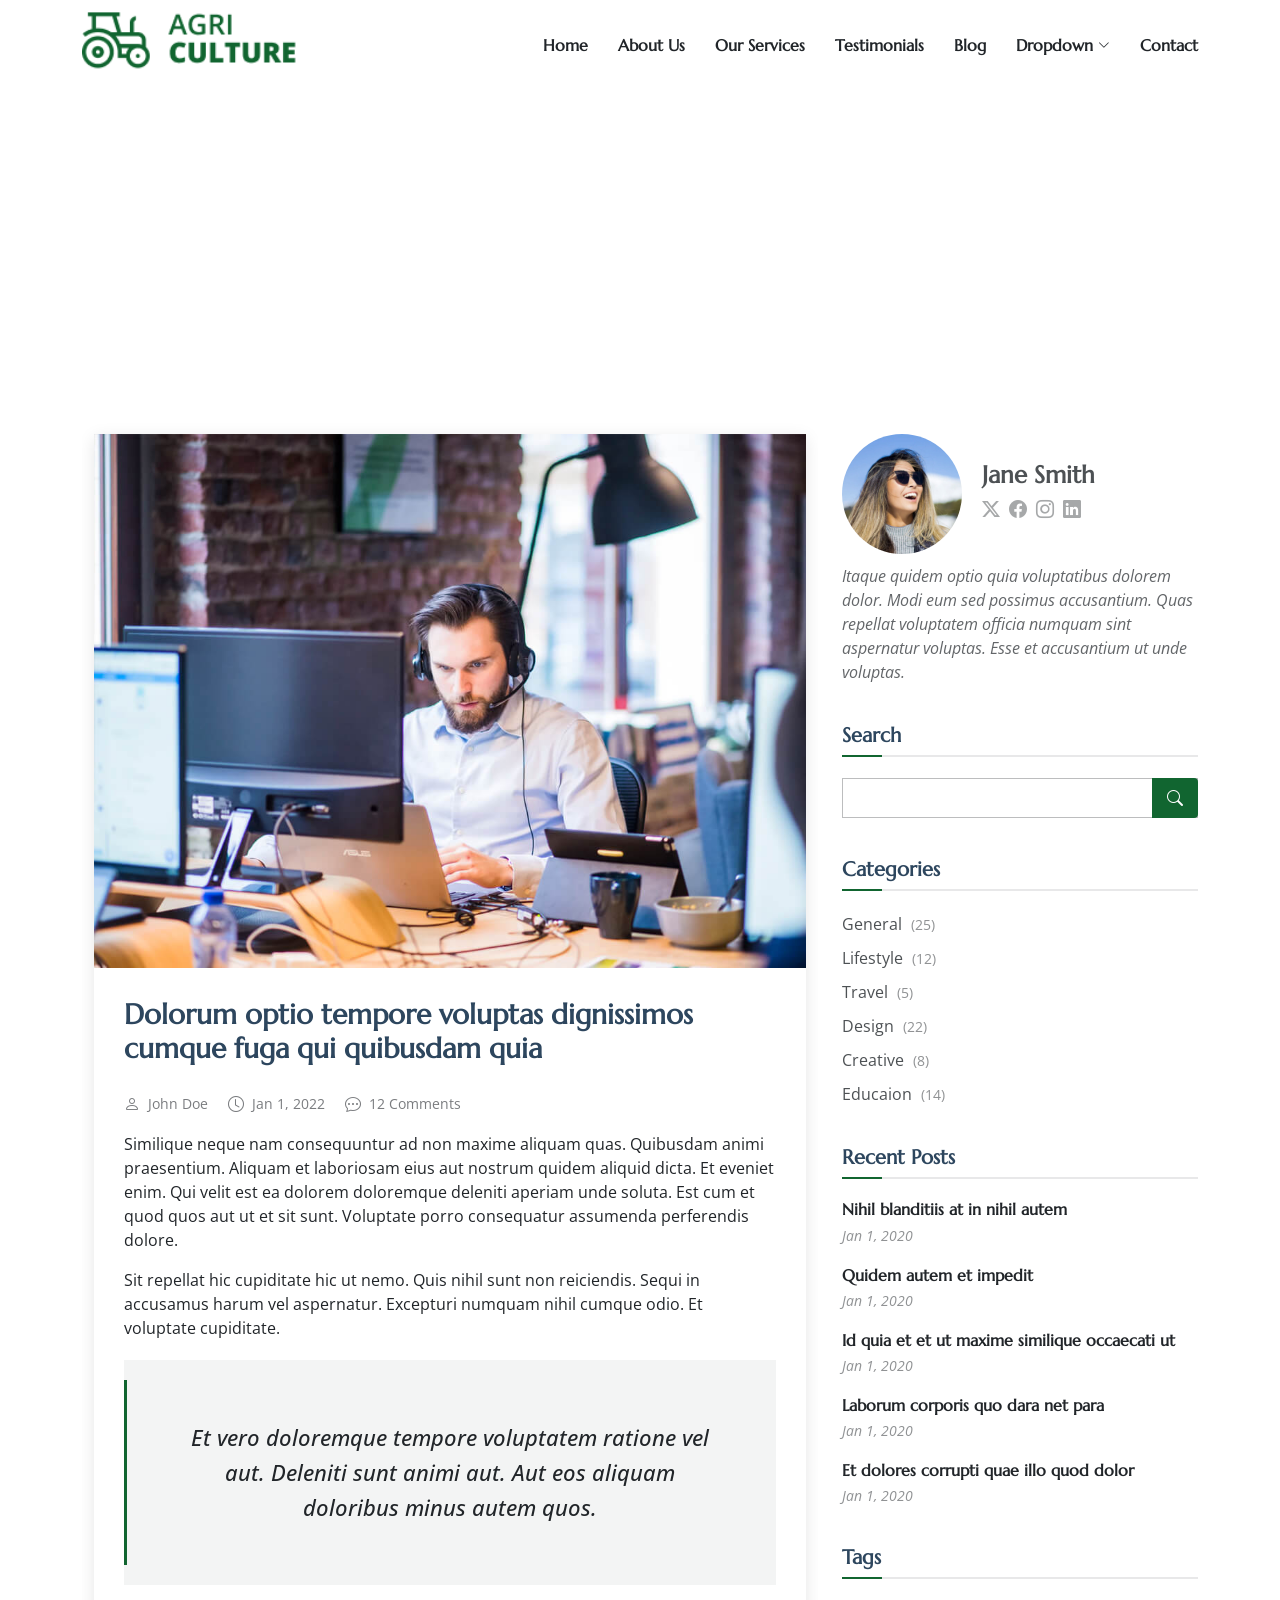
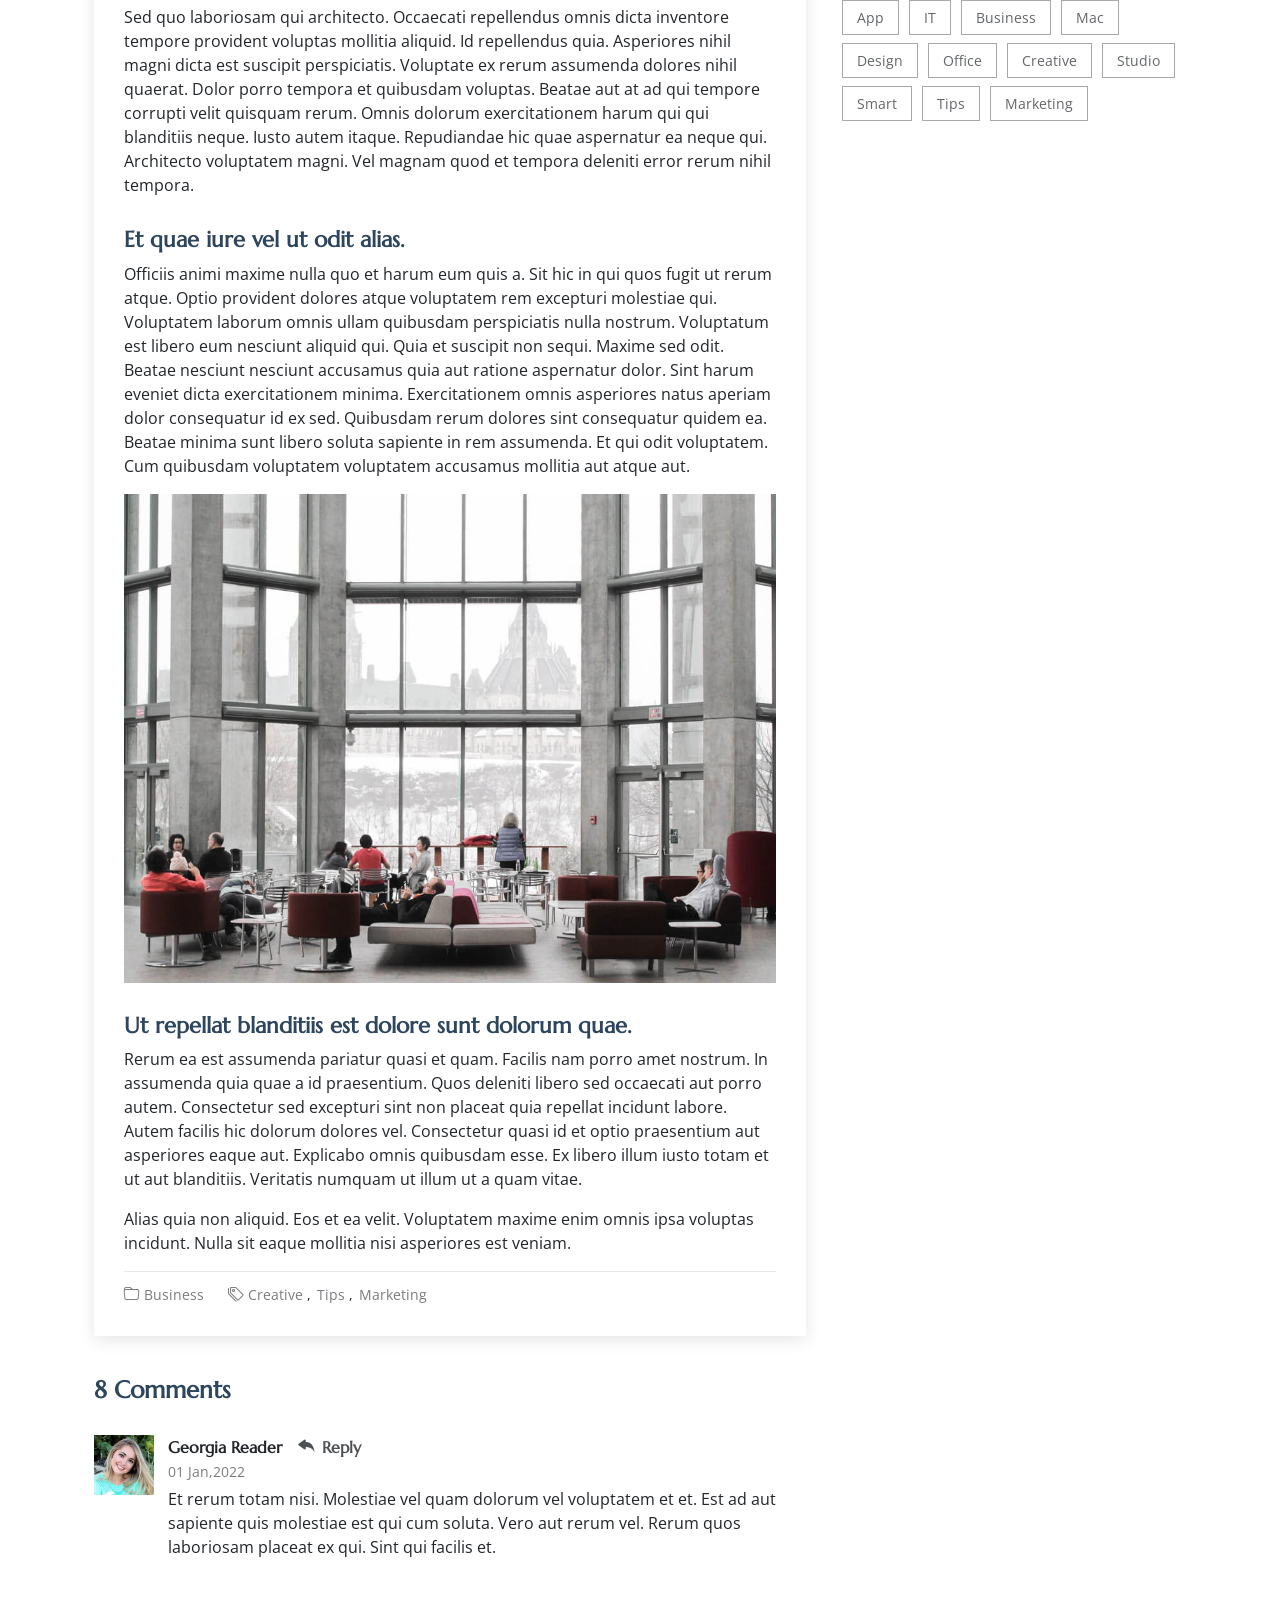
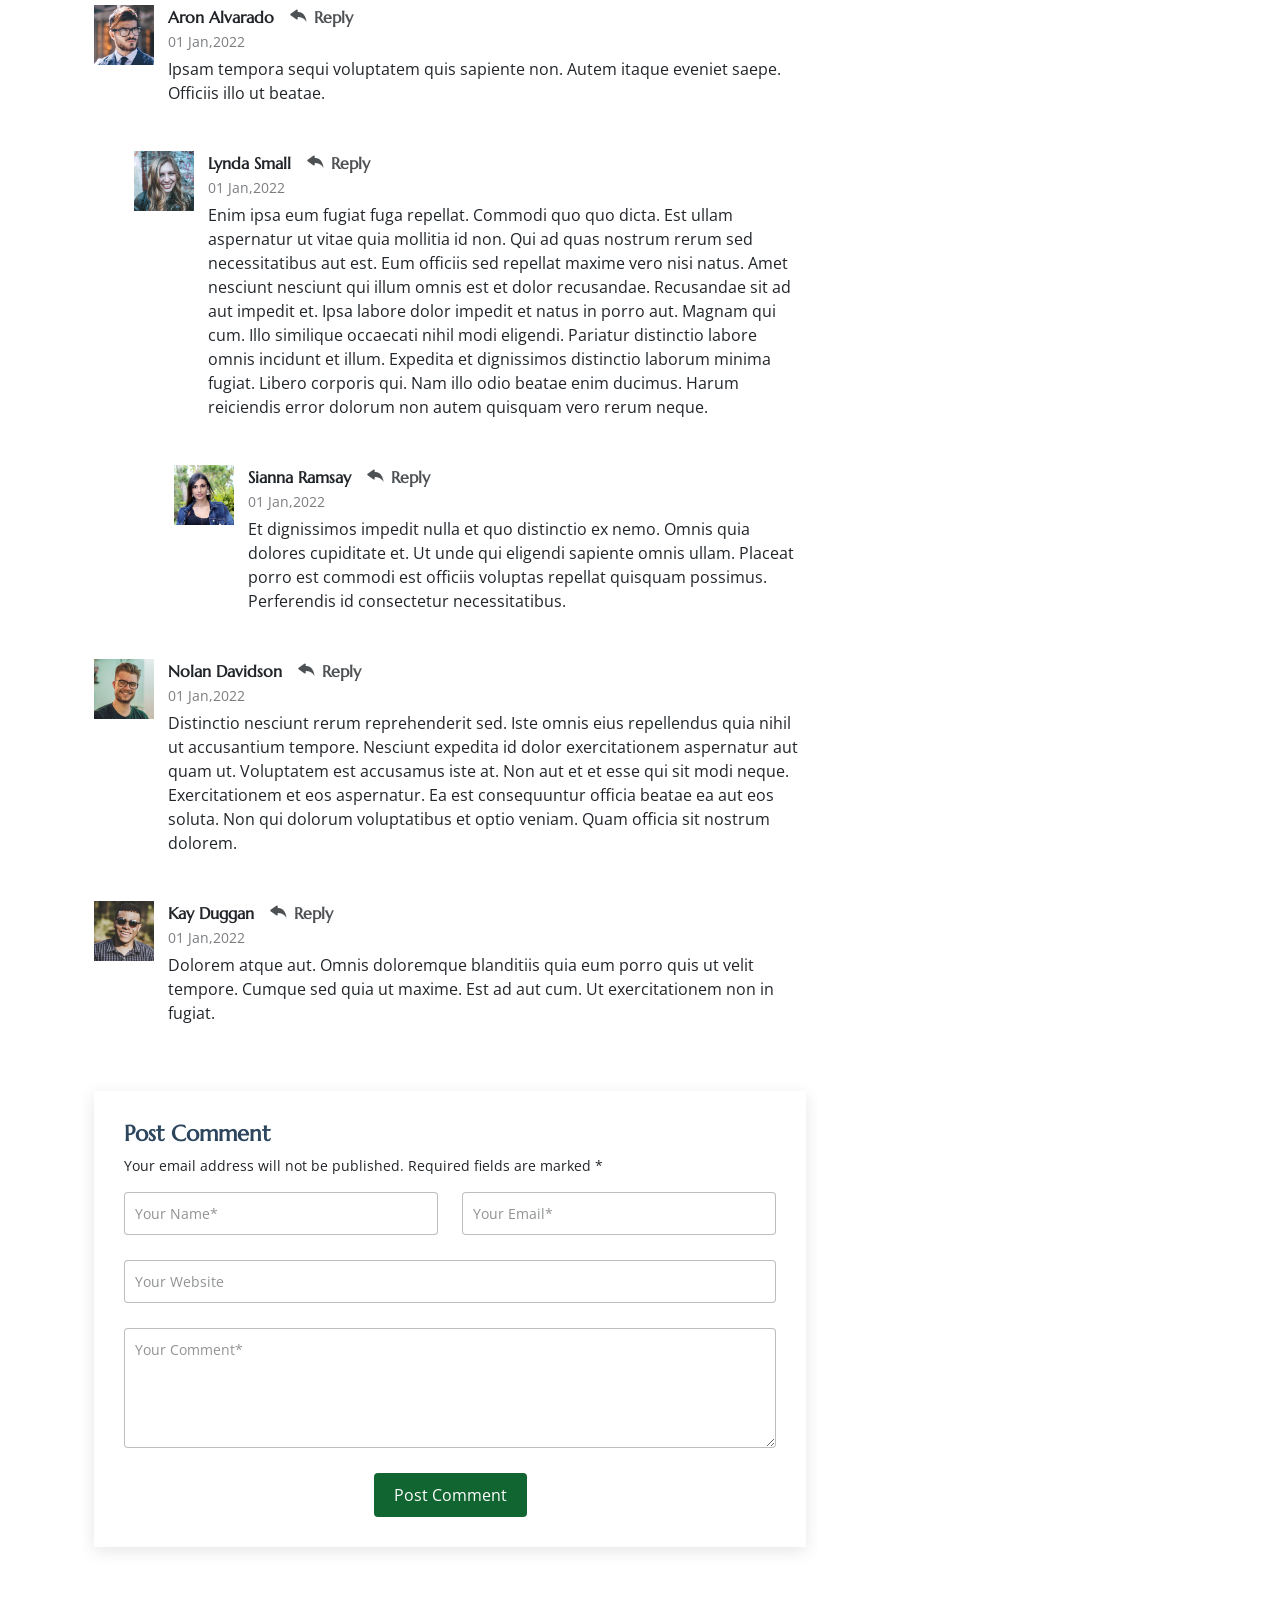
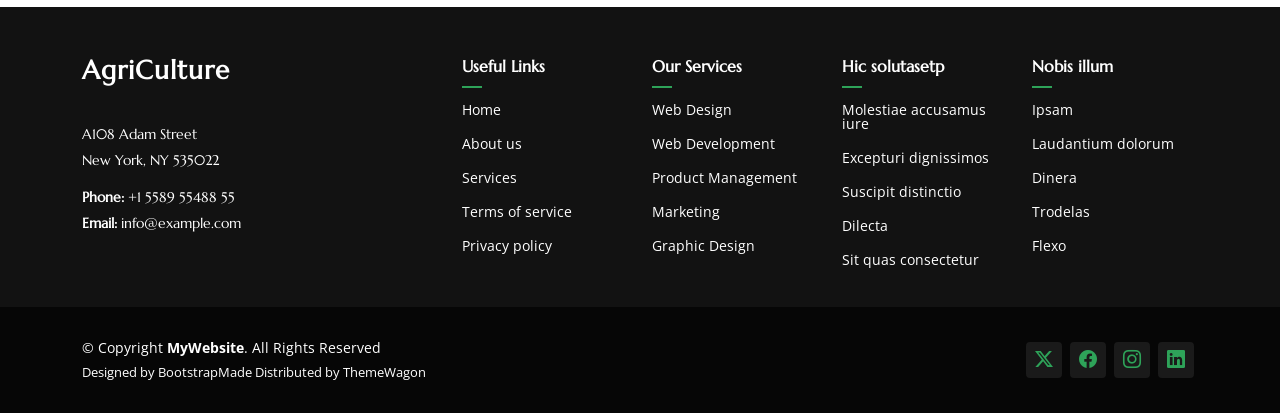
<file: AgriCulture-1.0.0/blog-details.html>
<!DOCTYPE html>
<html lang="en">

<head>
  <meta charset="utf-8">
  <meta content="width=device-width, initial-scale=1.0" name="viewport">
  <title>Blog Details - AgriCulture Bootstrap Template</title>
  <meta name="description" content="">
  <meta name="keywords" content="">

  <!-- Favicons -->
  <link href="assets/img/favicon.png" rel="icon">
  <link href="assets/img/apple-touch-icon.png" rel="apple-touch-icon">

  <!-- Fonts -->
  <link href="https://fonts.googleapis.com" rel="preconnect">
  <link href="https://fonts.gstatic.com" rel="preconnect" crossorigin>
  <link href="https://fonts.googleapis.com/css2?family=Open+Sans:ital,wght@0,300;0,400;0,500;0,600;0,700;0,800;1,300;1,400;1,500;1,600;1,700;1,800&family=Marcellus:wght@400&display=swap" rel="stylesheet">

  <!-- Vendor CSS Files -->
  <link href="assets/vendor/bootstrap/css/bootstrap.min.css" rel="stylesheet">
  <link href="assets/vendor/bootstrap-icons/bootstrap-icons.css" rel="stylesheet">
  <link href="assets/vendor/aos/aos.css" rel="stylesheet">
  <link href="assets/vendor/swiper/swiper-bundle.min.css" rel="stylesheet">
  <link href="assets/vendor/glightbox/css/glightbox.min.css" rel="stylesheet">

  <!-- Main CSS File -->
  <link href="assets/css/main.css" rel="stylesheet">

  <!-- =======================================================
  * Template Name: AgriCulture
  * Template URL: https://bootstrapmade.com/agriculture-bootstrap-website-template/
  * Updated: Aug 07 2024 with Bootstrap v5.3.3
  * Author: BootstrapMade.com
  * License: https://bootstrapmade.com/license/
  ======================================================== -->
</head>

<body class="blog-details-page">

  <header id="header" class="header d-flex align-items-center position-relative">
    <div class="container-fluid container-xl position-relative d-flex align-items-center justify-content-between">

      <a href="index.html" class="logo d-flex align-items-center">
        <!-- Uncomment the line below if you also wish to use an image logo -->
        <img src="assets/img/logo.png" alt="AgriCulture">
        <!-- <h1 class="sitename">AgriCulture</h1>  -->
      </a>

      <nav id="navmenu" class="navmenu">
        <ul>
          <li><a href="index.html">Home</a></li>
          <li><a href="about.html">About Us</a></li>
          <li><a href="services.html">Our Services</a></li>
          <li><a href="testimonials.html">Testimonials</a></li>
          <li><a href="blog.html">Blog</a></li>
          <li class="dropdown"><a href="#"><span>Dropdown</span> <i class="bi bi-chevron-down toggle-dropdown"></i></a>
            <ul>
              <li><a href="#">Dropdown 1</a></li>
              <li class="dropdown"><a href="#"><span>Deep Dropdown</span> <i class="bi bi-chevron-down toggle-dropdown"></i></a>
                <ul>
                  <li><a href="#">Deep Dropdown 1</a></li>
                  <li><a href="#">Deep Dropdown 2</a></li>
                  <li><a href="#">Deep Dropdown 3</a></li>
                  <li><a href="#">Deep Dropdown 4</a></li>
                  <li><a href="#">Deep Dropdown 5</a></li>
                </ul>
              </li>
              <li><a href="#">Dropdown 2</a></li>
              <li><a href="#">Dropdown 3</a></li>
              <li><a href="#">Dropdown 4</a></li>
            </ul>
          </li>
          <li><a href="contact.html">Contact</a></li>
        </ul>
        <i class="mobile-nav-toggle d-xl-none bi bi-list"></i>
      </nav>

    </div>
  </header>

  <main class="main">

    <!-- Page Title -->
    <div class="page-title dark-background" data-aos="fade" style="background-image: url(assets/img/page-title-bg.webp);">
      <div class="container position-relative">
        <h1>Blog Details</h1>
        <p>Esse dolorum voluptatum ullam est sint nemo et est ipsa porro placeat quibusdam quia assumenda numquam molestias.</p>
        <nav class="breadcrumbs">
          <ol>
            <li><a href="index.html">Home</a></li>
            <li class="current">Blog Details</li>
          </ol>
        </nav>
      </div>
    </div><!-- End Page Title -->

    <div class="container">
      <div class="row">

        <div class="col-lg-8">

          <!-- Blog Details Section -->
          <section id="blog-details" class="blog-details section">
            <div class="container">

              <article class="article">

                <div class="post-img">
                  <img src="assets/img/blog/blog-1.jpg" alt="" class="img-fluid">
                </div>

                <h2 class="title">Dolorum optio tempore voluptas dignissimos cumque fuga qui quibusdam quia</h2>

                <div class="meta-top">
                  <ul>
                    <li class="d-flex align-items-center"><i class="bi bi-person"></i> <a href="blog-details.html">John Doe</a></li>
                    <li class="d-flex align-items-center"><i class="bi bi-clock"></i> <a href="blog-details.html"><time datetime="2020-01-01">Jan 1, 2022</time></a></li>
                    <li class="d-flex align-items-center"><i class="bi bi-chat-dots"></i> <a href="blog-details.html">12 Comments</a></li>
                  </ul>
                </div><!-- End meta top -->

                <div class="content">
                  <p>
                    Similique neque nam consequuntur ad non maxime aliquam quas. Quibusdam animi praesentium. Aliquam et laboriosam eius aut nostrum quidem aliquid dicta.
                    Et eveniet enim. Qui velit est ea dolorem doloremque deleniti aperiam unde soluta. Est cum et quod quos aut ut et sit sunt. Voluptate porro consequatur assumenda perferendis dolore.
                  </p>

                  <p>
                    Sit repellat hic cupiditate hic ut nemo. Quis nihil sunt non reiciendis. Sequi in accusamus harum vel aspernatur. Excepturi numquam nihil cumque odio. Et voluptate cupiditate.
                  </p>

                  <blockquote>
                    <p>
                      Et vero doloremque tempore voluptatem ratione vel aut. Deleniti sunt animi aut. Aut eos aliquam doloribus minus autem quos.
                    </p>
                  </blockquote>

                  <p>
                    Sed quo laboriosam qui architecto. Occaecati repellendus omnis dicta inventore tempore provident voluptas mollitia aliquid. Id repellendus quia. Asperiores nihil magni dicta est suscipit perspiciatis. Voluptate ex rerum assumenda dolores nihil quaerat.
                    Dolor porro tempora et quibusdam voluptas. Beatae aut at ad qui tempore corrupti velit quisquam rerum. Omnis dolorum exercitationem harum qui qui blanditiis neque.
                    Iusto autem itaque. Repudiandae hic quae aspernatur ea neque qui. Architecto voluptatem magni. Vel magnam quod et tempora deleniti error rerum nihil tempora.
                  </p>

                  <h3>Et quae iure vel ut odit alias.</h3>
                  <p>
                    Officiis animi maxime nulla quo et harum eum quis a. Sit hic in qui quos fugit ut rerum atque. Optio provident dolores atque voluptatem rem excepturi molestiae qui. Voluptatem laborum omnis ullam quibusdam perspiciatis nulla nostrum. Voluptatum est libero eum nesciunt aliquid qui.
                    Quia et suscipit non sequi. Maxime sed odit. Beatae nesciunt nesciunt accusamus quia aut ratione aspernatur dolor. Sint harum eveniet dicta exercitationem minima. Exercitationem omnis asperiores natus aperiam dolor consequatur id ex sed. Quibusdam rerum dolores sint consequatur quidem ea.
                    Beatae minima sunt libero soluta sapiente in rem assumenda. Et qui odit voluptatem. Cum quibusdam voluptatem voluptatem accusamus mollitia aut atque aut.
                  </p>
                  <img src="assets/img/blog/blog-inside-post.jpg" class="img-fluid" alt="">

                  <h3>Ut repellat blanditiis est dolore sunt dolorum quae.</h3>
                  <p>
                    Rerum ea est assumenda pariatur quasi et quam. Facilis nam porro amet nostrum. In assumenda quia quae a id praesentium. Quos deleniti libero sed occaecati aut porro autem. Consectetur sed excepturi sint non placeat quia repellat incidunt labore. Autem facilis hic dolorum dolores vel.
                    Consectetur quasi id et optio praesentium aut asperiores eaque aut. Explicabo omnis quibusdam esse. Ex libero illum iusto totam et ut aut blanditiis. Veritatis numquam ut illum ut a quam vitae.
                  </p>
                  <p>
                    Alias quia non aliquid. Eos et ea velit. Voluptatem maxime enim omnis ipsa voluptas incidunt. Nulla sit eaque mollitia nisi asperiores est veniam.
                  </p>

                </div><!-- End post content -->

                <div class="meta-bottom">
                  <i class="bi bi-folder"></i>
                  <ul class="cats">
                    <li><a href="#">Business</a></li>
                  </ul>

                  <i class="bi bi-tags"></i>
                  <ul class="tags">
                    <li><a href="#">Creative</a></li>
                    <li><a href="#">Tips</a></li>
                    <li><a href="#">Marketing</a></li>
                  </ul>
                </div><!-- End meta bottom -->

              </article>

            </div>
          </section><!-- /Blog Details Section -->

          <!-- Blog Comments Section -->
          <section id="blog-comments" class="blog-comments section">

            <div class="container">

              <h4 class="comments-count">8 Comments</h4>

              <div id="comment-1" class="comment">
                <div class="d-flex">
                  <div class="comment-img"><img src="assets/img/blog/comments-1.jpg" alt=""></div>
                  <div>
                    <h5><a href="">Georgia Reader</a> <a href="#" class="reply"><i class="bi bi-reply-fill"></i> Reply</a></h5>
                    <time datetime="2020-01-01">01 Jan,2022</time>
                    <p>
                      Et rerum totam nisi. Molestiae vel quam dolorum vel voluptatem et et. Est ad aut sapiente quis molestiae est qui cum soluta.
                      Vero aut rerum vel. Rerum quos laboriosam placeat ex qui. Sint qui facilis et.
                    </p>
                  </div>
                </div>
              </div><!-- End comment #1 -->

              <div id="comment-2" class="comment">
                <div class="d-flex">
                  <div class="comment-img"><img src="assets/img/blog/comments-2.jpg" alt=""></div>
                  <div>
                    <h5><a href="">Aron Alvarado</a> <a href="#" class="reply"><i class="bi bi-reply-fill"></i> Reply</a></h5>
                    <time datetime="2020-01-01">01 Jan,2022</time>
                    <p>
                      Ipsam tempora sequi voluptatem quis sapiente non. Autem itaque eveniet saepe. Officiis illo ut beatae.
                    </p>
                  </div>
                </div>

                <div id="comment-reply-1" class="comment comment-reply">
                  <div class="d-flex">
                    <div class="comment-img"><img src="assets/img/blog/comments-3.jpg" alt=""></div>
                    <div>
                      <h5><a href="">Lynda Small</a> <a href="#" class="reply"><i class="bi bi-reply-fill"></i> Reply</a></h5>
                      <time datetime="2020-01-01">01 Jan,2022</time>
                      <p>
                        Enim ipsa eum fugiat fuga repellat. Commodi quo quo dicta. Est ullam aspernatur ut vitae quia mollitia id non. Qui ad quas nostrum rerum sed necessitatibus aut est. Eum officiis sed repellat maxime vero nisi natus. Amet nesciunt nesciunt qui illum omnis est et dolor recusandae.

                        Recusandae sit ad aut impedit et. Ipsa labore dolor impedit et natus in porro aut. Magnam qui cum. Illo similique occaecati nihil modi eligendi. Pariatur distinctio labore omnis incidunt et illum. Expedita et dignissimos distinctio laborum minima fugiat.

                        Libero corporis qui. Nam illo odio beatae enim ducimus. Harum reiciendis error dolorum non autem quisquam vero rerum neque.
                      </p>
                    </div>
                  </div>

                  <div id="comment-reply-2" class="comment comment-reply">
                    <div class="d-flex">
                      <div class="comment-img"><img src="assets/img/blog/comments-4.jpg" alt=""></div>
                      <div>
                        <h5><a href="">Sianna Ramsay</a> <a href="#" class="reply"><i class="bi bi-reply-fill"></i> Reply</a></h5>
                        <time datetime="2020-01-01">01 Jan,2022</time>
                        <p>
                          Et dignissimos impedit nulla et quo distinctio ex nemo. Omnis quia dolores cupiditate et. Ut unde qui eligendi sapiente omnis ullam. Placeat porro est commodi est officiis voluptas repellat quisquam possimus. Perferendis id consectetur necessitatibus.
                        </p>
                      </div>
                    </div>

                  </div><!-- End comment reply #2-->

                </div><!-- End comment reply #1-->

              </div><!-- End comment #2-->

              <div id="comment-3" class="comment">
                <div class="d-flex">
                  <div class="comment-img"><img src="assets/img/blog/comments-5.jpg" alt=""></div>
                  <div>
                    <h5><a href="">Nolan Davidson</a> <a href="#" class="reply"><i class="bi bi-reply-fill"></i> Reply</a></h5>
                    <time datetime="2020-01-01">01 Jan,2022</time>
                    <p>
                      Distinctio nesciunt rerum reprehenderit sed. Iste omnis eius repellendus quia nihil ut accusantium tempore. Nesciunt expedita id dolor exercitationem aspernatur aut quam ut. Voluptatem est accusamus iste at.
                      Non aut et et esse qui sit modi neque. Exercitationem et eos aspernatur. Ea est consequuntur officia beatae ea aut eos soluta. Non qui dolorum voluptatibus et optio veniam. Quam officia sit nostrum dolorem.
                    </p>
                  </div>
                </div>

              </div><!-- End comment #3 -->

              <div id="comment-4" class="comment">
                <div class="d-flex">
                  <div class="comment-img"><img src="assets/img/blog/comments-6.jpg" alt=""></div>
                  <div>
                    <h5><a href="">Kay Duggan</a> <a href="#" class="reply"><i class="bi bi-reply-fill"></i> Reply</a></h5>
                    <time datetime="2020-01-01">01 Jan,2022</time>
                    <p>
                      Dolorem atque aut. Omnis doloremque blanditiis quia eum porro quis ut velit tempore. Cumque sed quia ut maxime. Est ad aut cum. Ut exercitationem non in fugiat.
                    </p>
                  </div>
                </div>

              </div><!-- End comment #4 -->

            </div>

          </section><!-- /Blog Comments Section -->

          <!-- Comment Form Section -->
          <section id="comment-form" class="comment-form section">
            <div class="container">

              <form action="">

                <h4>Post Comment</h4>
                <p>Your email address will not be published. Required fields are marked * </p>
                <div class="row">
                  <div class="col-md-6 form-group">
                    <input name="name" type="text" class="form-control" placeholder="Your Name*">
                  </div>
                  <div class="col-md-6 form-group">
                    <input name="email" type="text" class="form-control" placeholder="Your Email*">
                  </div>
                </div>
                <div class="row">
                  <div class="col form-group">
                    <input name="website" type="text" class="form-control" placeholder="Your Website">
                  </div>
                </div>
                <div class="row">
                  <div class="col form-group">
                    <textarea name="comment" class="form-control" placeholder="Your Comment*"></textarea>
                  </div>
                </div>

                <div class="text-center">
                  <button type="submit" class="btn btn-primary">Post Comment</button>
                </div>

              </form>

            </div>
          </section><!-- /Comment Form Section -->

        </div>

        <div class="col-lg-4 sidebar">

          <div class="widgets-container">

            <!-- Blog Author Widget -->
            <div class="blog-author-widget widget-item">

              <div class="d-flex flex-column align-items-center">
                <div class="d-flex align-items-center w-100">
                  <img src="assets/img/blog/blog-author.jpg" class="rounded-circle flex-shrink-0" alt="">
                  <div>
                    <h4>Jane Smith</h4>
                    <div class="social-links">
                      <a href="https://x.com/#"><i class="bi bi-twitter-x"></i></a>
                      <a href="https://facebook.com/#"><i class="bi bi-facebook"></i></a>
                      <a href="https://instagram.com/#"><i class="biu bi-instagram"></i></a>
                      <a href="https://instagram.com/#"><i class="biu bi-linkedin"></i></a>
                    </div>
                  </div>
                </div>

                <p>
                  Itaque quidem optio quia voluptatibus dolorem dolor. Modi eum sed possimus accusantium. Quas repellat voluptatem officia numquam sint aspernatur voluptas. Esse et accusantium ut unde voluptas.
                </p>

              </div>

            </div><!--/Blog Author Widget -->

            <!-- Search Widget -->
            <div class="search-widget widget-item">

              <h3 class="widget-title">Search</h3>
              <form action="">
                <input type="text">
                <button type="submit" title="Search"><i class="bi bi-search"></i></button>
              </form>

            </div><!--/Search Widget -->

            <!-- Categories Widget -->
            <div class="categories-widget widget-item">

              <h3 class="widget-title">Categories</h3>
              <ul class="mt-3">
                <li><a href="#">General <span>(25)</span></a></li>
                <li><a href="#">Lifestyle <span>(12)</span></a></li>
                <li><a href="#">Travel <span>(5)</span></a></li>
                <li><a href="#">Design <span>(22)</span></a></li>
                <li><a href="#">Creative <span>(8)</span></a></li>
                <li><a href="#">Educaion <span>(14)</span></a></li>
              </ul>

            </div><!--/Categories Widget -->

            <!-- Recent Posts Widget 2 -->
            <div class="recent-posts-widget-2 widget-item">

              <h3 class="widget-title">Recent Posts</h3>

              <div class="post-item">
                <h4><a href="blog-details.html">Nihil blanditiis at in nihil autem</a></h4>
                <time datetime="2020-01-01">Jan 1, 2020</time>
              </div><!-- End recent post item-->

              <div class="post-item">
                <h4><a href="blog-details.html">Quidem autem et impedit</a></h4>
                <time datetime="2020-01-01">Jan 1, 2020</time>
              </div><!-- End recent post item-->

              <div class="post-item">
                <h4><a href="blog-details.html">Id quia et et ut maxime similique occaecati ut</a></h4>
                <time datetime="2020-01-01">Jan 1, 2020</time>
              </div><!-- End recent post item-->

              <div class="post-item">
                <h4><a href="blog-details.html">Laborum corporis quo dara net para</a></h4>
                <time datetime="2020-01-01">Jan 1, 2020</time>
              </div><!-- End recent post item-->

              <div class="post-item">
                <h4><a href="blog-details.html">Et dolores corrupti quae illo quod dolor</a></h4>
                <time datetime="2020-01-01">Jan 1, 2020</time>
              </div><!-- End recent post item-->

            </div><!--/Recent Posts Widget 2 -->

            <!-- Tags Widget -->
            <div class="tags-widget widget-item">

              <h3 class="widget-title">Tags</h3>
              <ul>
                <li><a href="#">App</a></li>
                <li><a href="#">IT</a></li>
                <li><a href="#">Business</a></li>
                <li><a href="#">Mac</a></li>
                <li><a href="#">Design</a></li>
                <li><a href="#">Office</a></li>
                <li><a href="#">Creative</a></li>
                <li><a href="#">Studio</a></li>
                <li><a href="#">Smart</a></li>
                <li><a href="#">Tips</a></li>
                <li><a href="#">Marketing</a></li>
              </ul>

            </div><!--/Tags Widget -->

          </div>

        </div>

      </div>
    </div>

  </main>

  <footer id="footer" class="footer dark-background">

    <div class="footer-top">
      <div class="container">
        <div class="row gy-4">
          <div class="col-lg-4 col-md-6 footer-about">
            <a href="index.html" class="logo d-flex align-items-center">
              <span class="sitename">AgriCulture</span>
            </a>
            <div class="footer-contact pt-3">
              <p>A108 Adam Street</p>
              <p>New York, NY 535022</p>
              <p class="mt-3"><strong>Phone:</strong> <span>+1 5589 55488 55</span></p>
              <p><strong>Email:</strong> <span>info@example.com</span></p>
            </div>
          </div>

          <div class="col-lg-2 col-md-3 footer-links">
            <h4>Useful Links</h4>
            <ul>
              <li><a href="#">Home</a></li>
              <li><a href="#">About us</a></li>
              <li><a href="#">Services</a></li>
              <li><a href="#">Terms of service</a></li>
              <li><a href="#">Privacy policy</a></li>
            </ul>
          </div>

          <div class="col-lg-2 col-md-3 footer-links">
            <h4>Our Services</h4>
            <ul>
              <li><a href="#">Web Design</a></li>
              <li><a href="#">Web Development</a></li>
              <li><a href="#">Product Management</a></li>
              <li><a href="#">Marketing</a></li>
              <li><a href="#">Graphic Design</a></li>
            </ul>
          </div>

          <div class="col-lg-2 col-md-3 footer-links">
            <h4>Hic solutasetp</h4>
            <ul>
              <li><a href="#">Molestiae accusamus iure</a></li>
              <li><a href="#">Excepturi dignissimos</a></li>
              <li><a href="#">Suscipit distinctio</a></li>
              <li><a href="#">Dilecta</a></li>
              <li><a href="#">Sit quas consectetur</a></li>
            </ul>
          </div>

          <div class="col-lg-2 col-md-3 footer-links">
            <h4>Nobis illum</h4>
            <ul>
              <li><a href="#">Ipsam</a></li>
              <li><a href="#">Laudantium dolorum</a></li>
              <li><a href="#">Dinera</a></li>
              <li><a href="#">Trodelas</a></li>
              <li><a href="#">Flexo</a></li>
            </ul>
          </div>

        </div>
      </div>
    </div>

    <div class="copyright text-center">
      <div class="container d-flex flex-column flex-lg-row justify-content-center justify-content-lg-between align-items-center">

        <div class="d-flex flex-column align-items-center align-items-lg-start">
          <div>
            © Copyright <strong><span>MyWebsite</span></strong>. All Rights Reserved
          </div>
          <div class="credits">
            <!-- All the links in the footer should remain intact. -->
            <!-- You can delete the links only if you purchased the pro version. -->
            <!-- Licensing information: https://bootstrapmade.com/license/ -->
            <!-- Purchase the pro version with working PHP/AJAX contact form: https://bootstrapmade.com/herobiz-bootstrap-business-template/ -->
            Designed by <a href="https://bootstrapmade.com/">BootstrapMade</a> Distributed by <a href="https://themewagon.com">ThemeWagon</a>
          </div>
        </div>

        <div class="social-links order-first order-lg-last mb-3 mb-lg-0">
          <a href=""><i class="bi bi-twitter-x"></i></a>
          <a href=""><i class="bi bi-facebook"></i></a>
          <a href=""><i class="bi bi-instagram"></i></a>
          <a href=""><i class="bi bi-linkedin"></i></a>
        </div>

      </div>
    </div>

  </footer>

  <!-- Scroll Top -->
  <a href="#" id="scroll-top" class="scroll-top d-flex align-items-center justify-content-center"><i class="bi bi-arrow-up-short"></i></a>

  <!-- Preloader -->
  <div id="preloader"></div>

  <!-- Vendor JS Files -->
  <script src="assets/vendor/bootstrap/js/bootstrap.bundle.min.js"></script>
  <script src="assets/vendor/php-email-form/validate.js"></script>
  <script src="assets/vendor/aos/aos.js"></script>
  <script src="assets/vendor/swiper/swiper-bundle.min.js"></script>
  <script src="assets/vendor/glightbox/js/glightbox.min.js"></script>

  <!-- Main JS File -->
  <script src="assets/js/main.js"></script>

</body>

</html>
</file>
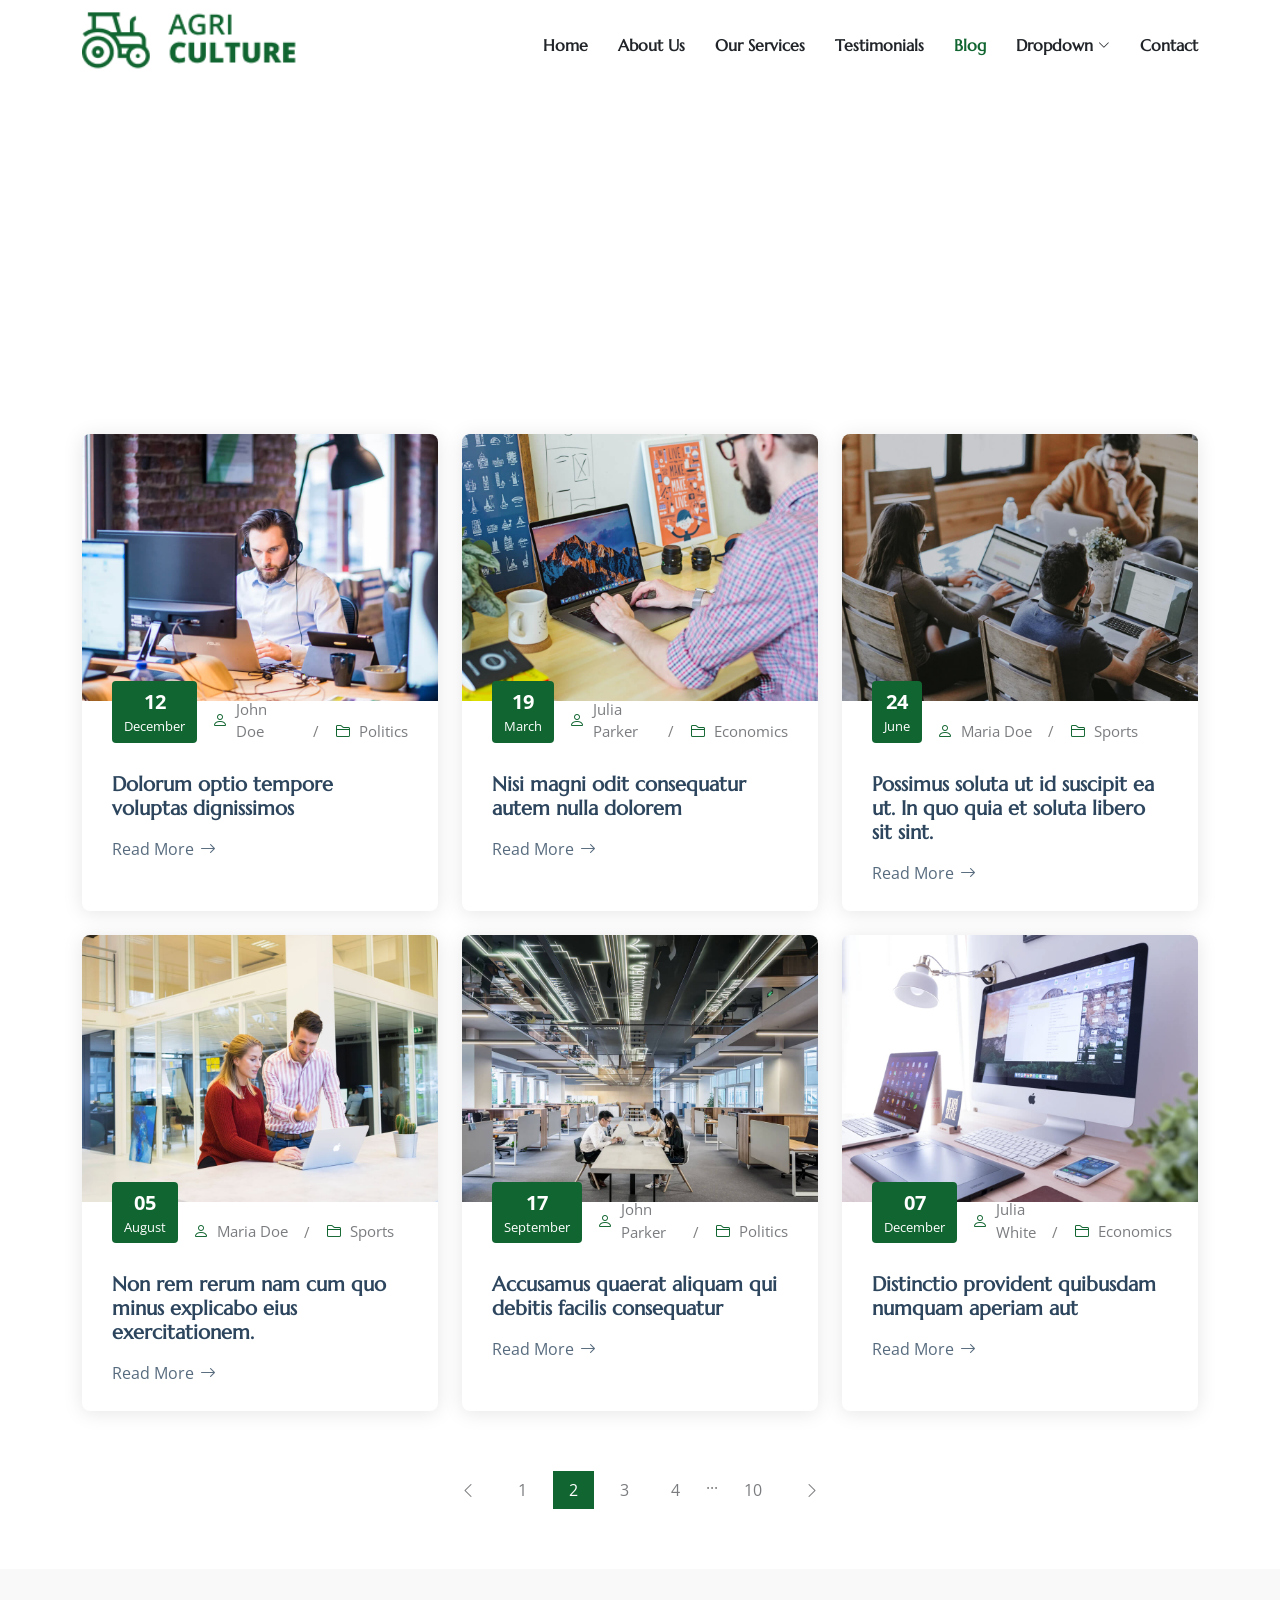
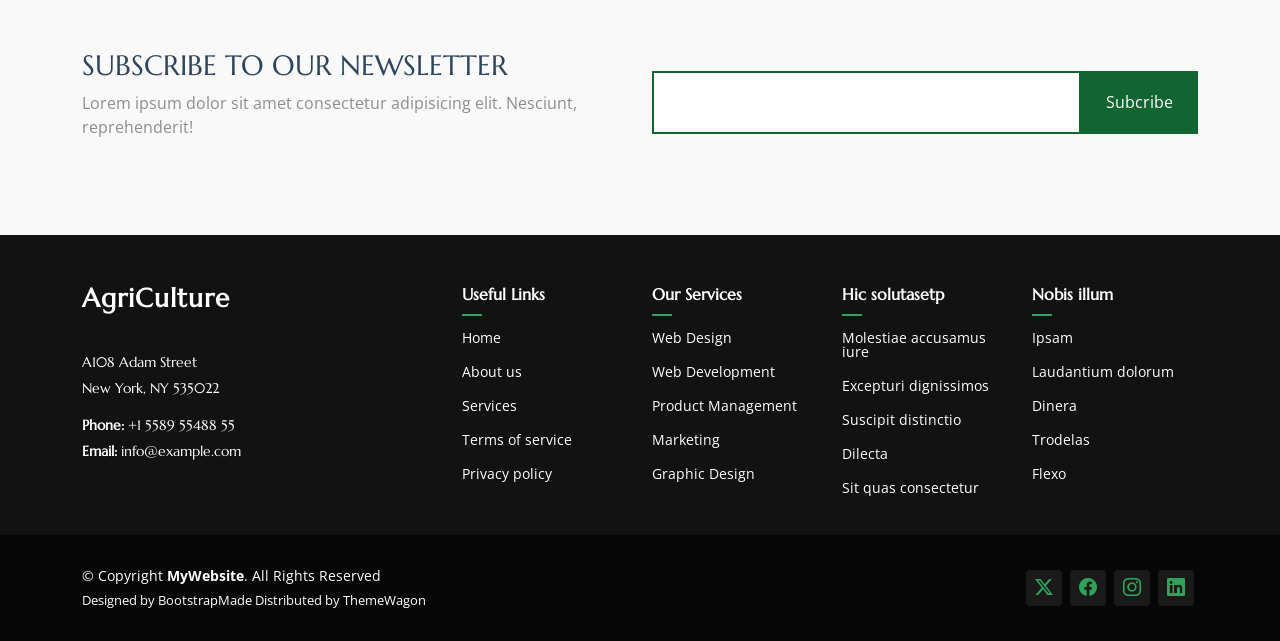
<file: AgriCulture-1.0.0/blog.html>
<!DOCTYPE html>
<html lang="en">

<head>
  <meta charset="utf-8">
  <meta content="width=device-width, initial-scale=1.0" name="viewport">
  <title>Blog - AgriCulture Bootstrap Template</title>
  <meta name="description" content="">
  <meta name="keywords" content="">

  <!-- Favicons -->
  <link href="assets/img/favicon.png" rel="icon">
  <link href="assets/img/apple-touch-icon.png" rel="apple-touch-icon">

  <!-- Fonts -->
  <link href="https://fonts.googleapis.com" rel="preconnect">
  <link href="https://fonts.gstatic.com" rel="preconnect" crossorigin>
  <link href="https://fonts.googleapis.com/css2?family=Open+Sans:ital,wght@0,300;0,400;0,500;0,600;0,700;0,800;1,300;1,400;1,500;1,600;1,700;1,800&family=Marcellus:wght@400&display=swap" rel="stylesheet">

  <!-- Vendor CSS Files -->
  <link href="assets/vendor/bootstrap/css/bootstrap.min.css" rel="stylesheet">
  <link href="assets/vendor/bootstrap-icons/bootstrap-icons.css" rel="stylesheet">
  <link href="assets/vendor/aos/aos.css" rel="stylesheet">
  <link href="assets/vendor/swiper/swiper-bundle.min.css" rel="stylesheet">
  <link href="assets/vendor/glightbox/css/glightbox.min.css" rel="stylesheet">

  <!-- Main CSS File -->
  <link href="assets/css/main.css" rel="stylesheet">

  <!-- =======================================================
  * Template Name: AgriCulture
  * Template URL: https://bootstrapmade.com/agriculture-bootstrap-website-template/
  * Updated: Aug 07 2024 with Bootstrap v5.3.3
  * Author: BootstrapMade.com
  * License: https://bootstrapmade.com/license/
  ======================================================== -->
</head>

<body class="blog-page">

  <header id="header" class="header d-flex align-items-center position-relative">
    <div class="container-fluid container-xl position-relative d-flex align-items-center justify-content-between">

      <a href="index.html" class="logo d-flex align-items-center">
        <!-- Uncomment the line below if you also wish to use an image logo -->
        <img src="assets/img/logo.png" alt="AgriCulture">
        <!-- <h1 class="sitename">AgriCulture</h1>  -->
      </a>

      <nav id="navmenu" class="navmenu">
        <ul>
          <li><a href="index.html">Home</a></li>
          <li><a href="about.html">About Us</a></li>
          <li><a href="services.html">Our Services</a></li>
          <li><a href="testimonials.html">Testimonials</a></li>
          <li><a href="blog.html" class="active">Blog</a></li>
          <li class="dropdown"><a href="#"><span>Dropdown</span> <i class="bi bi-chevron-down toggle-dropdown"></i></a>
            <ul>
              <li><a href="#">Dropdown 1</a></li>
              <li class="dropdown"><a href="#"><span>Deep Dropdown</span> <i class="bi bi-chevron-down toggle-dropdown"></i></a>
                <ul>
                  <li><a href="#">Deep Dropdown 1</a></li>
                  <li><a href="#">Deep Dropdown 2</a></li>
                  <li><a href="#">Deep Dropdown 3</a></li>
                  <li><a href="#">Deep Dropdown 4</a></li>
                  <li><a href="#">Deep Dropdown 5</a></li>
                </ul>
              </li>
              <li><a href="#">Dropdown 2</a></li>
              <li><a href="#">Dropdown 3</a></li>
              <li><a href="#">Dropdown 4</a></li>
            </ul>
          </li>
          <li><a href="contact.html">Contact</a></li>
        </ul>
        <i class="mobile-nav-toggle d-xl-none bi bi-list"></i>
      </nav>

    </div>
  </header>

  <main class="main">

    <!-- Page Title -->
    <div class="page-title dark-background" data-aos="fade" style="background-image: url(assets/img/page-title-bg.webp);">
      <div class="container position-relative">
        <h1>Blog</h1>
        <p>
          Home
          /
          Blog</p>
        <nav class="breadcrumbs">
          <ol>
            <li><a href="index.html">Home</a></li>
            <li class="current">Blog</li>
          </ol>
        </nav>
      </div>
    </div><!-- End Page Title -->

    <!-- Blog Posts 2 Section -->
    <section id="blog-posts-2" class="blog-posts-2 section">

      <div class="container">
        <div class="row gy-4">

          <div class="col-lg-4">
            <article class="position-relative h-100">

              <div class="post-img position-relative overflow-hidden">
                <img src="assets/img/blog/blog-1.jpg" class="img-fluid" alt="">
              </div>

              <div class="meta d-flex align-items-end">
                <span class="post-date"><span>12</span>December</span>
                <div class="d-flex align-items-center">
                  <i class="bi bi-person"></i> <span class="ps-2">John Doe</span>
                </div>
                <span class="px-3 text-black-50">/</span>
                <div class="d-flex align-items-center">
                  <i class="bi bi-folder2"></i> <span class="ps-2">Politics</span>
                </div>
              </div>

              <div class="post-content d-flex flex-column">

                <h3 class="post-title">Dolorum optio tempore voluptas dignissimos</h3>
                <a href="blog-details.html" class="readmore stretched-link"><span>Read More</span><i class="bi bi-arrow-right"></i></a>

              </div>

            </article>
          </div><!-- End post list item -->

          <div class="col-lg-4">
            <article class="position-relative h-100">

              <div class="post-img position-relative overflow-hidden">
                <img src="assets/img/blog/blog-2.jpg" class="img-fluid" alt="">
              </div>

              <div class="meta d-flex align-items-end">
                <span class="post-date"><span>19</span>March</span>
                <div class="d-flex align-items-center">
                  <i class="bi bi-person"></i> <span class="ps-2">Julia Parker</span>
                </div>
                <span class="px-3 text-black-50">/</span>
                <div class="d-flex align-items-center">
                  <i class="bi bi-folder2"></i> <span class="ps-2">Economics</span>
                </div>
              </div>

              <div class="post-content d-flex flex-column">
                <h3 class="post-title">Nisi magni odit consequatur autem nulla dolorem</h3>
                <a href="blog-details.html" class="readmore stretched-link"><span>Read More</span><i class="bi bi-arrow-right"></i></a>
              </div>

            </article>
          </div><!-- End post list item -->

          <div class="col-lg-4">
            <article class="position-relative h-100">

              <div class="post-img position-relative overflow-hidden">
                <img src="assets/img/blog/blog-3.jpg" class="img-fluid" alt="">
              </div>
              <div class="meta d-flex align-items-end">
                <span class="post-date"><span>24</span>June</span>
                <div class="d-flex align-items-center">
                  <i class="bi bi-person"></i> <span class="ps-2">Maria Doe</span>
                </div>
                <span class="px-3 text-black-50">/</span>
                <div class="d-flex align-items-center">
                  <i class="bi bi-folder2"></i> <span class="ps-2">Sports</span>
                </div>
              </div>

              <div class="post-content d-flex flex-column">
                <h3 class="post-title">Possimus soluta ut id suscipit ea ut. In quo quia et soluta libero sit sint.</h3>
                <a href="blog-details.html" class="readmore stretched-link"><span>Read More</span><i class="bi bi-arrow-right"></i></a>
              </div>

            </article>
          </div><!-- End post list item -->

          <div class="col-lg-4">
            <article class="position-relative h-100">

              <div class="post-img position-relative overflow-hidden">
                <img src="assets/img/blog/blog-4.jpg" class="img-fluid" alt="">
              </div>
              <div class="meta d-flex align-items-end">
                <span class="post-date"><span>05</span>August</span>
                <div class="d-flex align-items-center">
                  <i class="bi bi-person"></i> <span class="ps-2">Maria Doe</span>
                </div>
                <span class="px-3 text-black-50">/</span>
                <div class="d-flex align-items-center">
                  <i class="bi bi-folder2"></i> <span class="ps-2">Sports</span>
                </div>
              </div>

              <div class="post-content d-flex flex-column">
                <h3 class="post-title">Non rem rerum nam cum quo minus explicabo eius exercitationem.</h3>
                <a href="blog-details.html" class="readmore stretched-link"><span>Read More</span><i class="bi bi-arrow-right"></i></a>
              </div>

            </article>
          </div><!-- End post list item -->

          <div class="col-lg-4">
            <article class="position-relative h-100">

              <div class="post-img position-relative overflow-hidden">
                <img src="assets/img/blog/blog-5.jpg" class="img-fluid" alt="">
              </div>

              <div class="meta d-flex align-items-end">
                <span class="post-date"><span>17</span>September</span>
                <div class="d-flex align-items-center">
                  <i class="bi bi-person"></i> <span class="ps-2">John Parker</span>
                </div>
                <span class="px-3 text-black-50">/</span>
                <div class="d-flex align-items-center">
                  <i class="bi bi-folder2"></i> <span class="ps-2">Politics</span>
                </div>
              </div>

              <div class="post-content d-flex flex-column">

                <h3 class="post-title">Accusamus quaerat aliquam qui debitis facilis consequatur</h3>
                <a href="blog-details.html" class="readmore stretched-link"><span>Read More</span><i class="bi bi-arrow-right"></i></a>

              </div>

            </article>
          </div><!-- End post list item -->

          <div class="col-lg-4">
            <article class="position-relative h-100">

              <div class="post-img position-relative overflow-hidden">
                <img src="assets/img/blog/blog-6.jpg" class="img-fluid" alt="">
              </div>

              <div class="meta d-flex align-items-end">
                <span class="post-date"><span>07</span>December</span>
                <div class="d-flex align-items-center">
                  <i class="bi bi-person"></i> <span class="ps-2">Julia White</span>
                </div>
                <span class="px-3 text-black-50">/</span>
                <div class="d-flex align-items-center">
                  <i class="bi bi-folder2"></i> <span class="ps-2">Economics</span>
                </div>
              </div>

              <div class="post-content d-flex flex-column">

                <h3 class="post-title">Distinctio provident quibusdam numquam aperiam aut</h3>
                <a href="blog-details.html" class="readmore stretched-link"><span>Read More</span><i class="bi bi-arrow-right"></i></a>

              </div>

            </article>
          </div><!-- End post list item -->

        </div>
      </div>

    </section><!-- /Blog Posts 2 Section -->

    <!-- Blog Pagination Section -->
    <section id="blog-pagination" class="blog-pagination section">

      <div class="container">
        <div class="d-flex justify-content-center">
          <ul>
            <li><a href="#"><i class="bi bi-chevron-left"></i></a></li>
            <li><a href="#">1</a></li>
            <li><a href="#" class="active">2</a></li>
            <li><a href="#">3</a></li>
            <li><a href="#">4</a></li>
            <li>...</li>
            <li><a href="#">10</a></li>
            <li><a href="#"><i class="bi bi-chevron-right"></i></a></li>
          </ul>
        </div>
      </div>

    </section><!-- /Blog Pagination Section -->

    <!-- Call To Action Section -->
    <section id="call-to-action" class="call-to-action section light-background">

      <div class="content">
        <div class="container">
          <div class="row align-items-center">
            <div class="col-lg-6">
              <h3>Subscribe To Our Newsletter</h3>
              <p class="opacity-50">
                Lorem ipsum dolor sit amet consectetur adipisicing elit.
                Nesciunt, reprehenderit!
              </p>
            </div>
            <div class="col-lg-6">
              <form action="forms/newsletter.php" class="form-subscribe php-email-form">
                <div class="form-group d-flex align-items-stretch">
                  <input type="email" name="email" class="form-control h-100" placeholder="Enter your e-mail">
                  <input type="submit" class="btn btn-secondary px-4" value="Subcribe">
                </div>
                <div class="loading">Loading</div>
                <div class="error-message"></div>
                <div class="sent-message">
                  Your subscription request has been sent. Thank you!
                </div>
              </form>
            </div>
          </div>
        </div>
      </div>
    </section><!-- /Call To Action Section -->

  </main>

  <footer id="footer" class="footer dark-background">

    <div class="footer-top">
      <div class="container">
        <div class="row gy-4">
          <div class="col-lg-4 col-md-6 footer-about">
            <a href="index.html" class="logo d-flex align-items-center">
              <span class="sitename">AgriCulture</span>
            </a>
            <div class="footer-contact pt-3">
              <p>A108 Adam Street</p>
              <p>New York, NY 535022</p>
              <p class="mt-3"><strong>Phone:</strong> <span>+1 5589 55488 55</span></p>
              <p><strong>Email:</strong> <span>info@example.com</span></p>
            </div>
          </div>

          <div class="col-lg-2 col-md-3 footer-links">
            <h4>Useful Links</h4>
            <ul>
              <li><a href="#">Home</a></li>
              <li><a href="#">About us</a></li>
              <li><a href="#">Services</a></li>
              <li><a href="#">Terms of service</a></li>
              <li><a href="#">Privacy policy</a></li>
            </ul>
          </div>

          <div class="col-lg-2 col-md-3 footer-links">
            <h4>Our Services</h4>
            <ul>
              <li><a href="#">Web Design</a></li>
              <li><a href="#">Web Development</a></li>
              <li><a href="#">Product Management</a></li>
              <li><a href="#">Marketing</a></li>
              <li><a href="#">Graphic Design</a></li>
            </ul>
          </div>

          <div class="col-lg-2 col-md-3 footer-links">
            <h4>Hic solutasetp</h4>
            <ul>
              <li><a href="#">Molestiae accusamus iure</a></li>
              <li><a href="#">Excepturi dignissimos</a></li>
              <li><a href="#">Suscipit distinctio</a></li>
              <li><a href="#">Dilecta</a></li>
              <li><a href="#">Sit quas consectetur</a></li>
            </ul>
          </div>

          <div class="col-lg-2 col-md-3 footer-links">
            <h4>Nobis illum</h4>
            <ul>
              <li><a href="#">Ipsam</a></li>
              <li><a href="#">Laudantium dolorum</a></li>
              <li><a href="#">Dinera</a></li>
              <li><a href="#">Trodelas</a></li>
              <li><a href="#">Flexo</a></li>
            </ul>
          </div>

        </div>
      </div>
    </div>

    <div class="copyright text-center">
      <div class="container d-flex flex-column flex-lg-row justify-content-center justify-content-lg-between align-items-center">

        <div class="d-flex flex-column align-items-center align-items-lg-start">
          <div>
            © Copyright <strong><span>MyWebsite</span></strong>. All Rights Reserved
          </div>
          <div class="credits">
            <!-- All the links in the footer should remain intact. -->
            <!-- You can delete the links only if you purchased the pro version. -->
            <!-- Licensing information: https://bootstrapmade.com/license/ -->
            <!-- Purchase the pro version with working PHP/AJAX contact form: https://bootstrapmade.com/herobiz-bootstrap-business-template/ -->
            Designed by <a href="https://bootstrapmade.com/">BootstrapMade</a> Distributed by <a href="https://themewagon.com">ThemeWagon</a>
          </div>
        </div>

        <div class="social-links order-first order-lg-last mb-3 mb-lg-0">
          <a href=""><i class="bi bi-twitter-x"></i></a>
          <a href=""><i class="bi bi-facebook"></i></a>
          <a href=""><i class="bi bi-instagram"></i></a>
          <a href=""><i class="bi bi-linkedin"></i></a>
        </div>

      </div>
    </div>

  </footer>

  <!-- Scroll Top -->
  <a href="#" id="scroll-top" class="scroll-top d-flex align-items-center justify-content-center"><i class="bi bi-arrow-up-short"></i></a>

  <!-- Preloader -->
  <div id="preloader"></div>

  <!-- Vendor JS Files -->
  <script src="assets/vendor/bootstrap/js/bootstrap.bundle.min.js"></script>
  <script src="assets/vendor/php-email-form/validate.js"></script>
  <script src="assets/vendor/aos/aos.js"></script>
  <script src="assets/vendor/swiper/swiper-bundle.min.js"></script>
  <script src="assets/vendor/glightbox/js/glightbox.min.js"></script>

  <!-- Main JS File -->
  <script src="assets/js/main.js"></script>

</body>

</html>
</file>
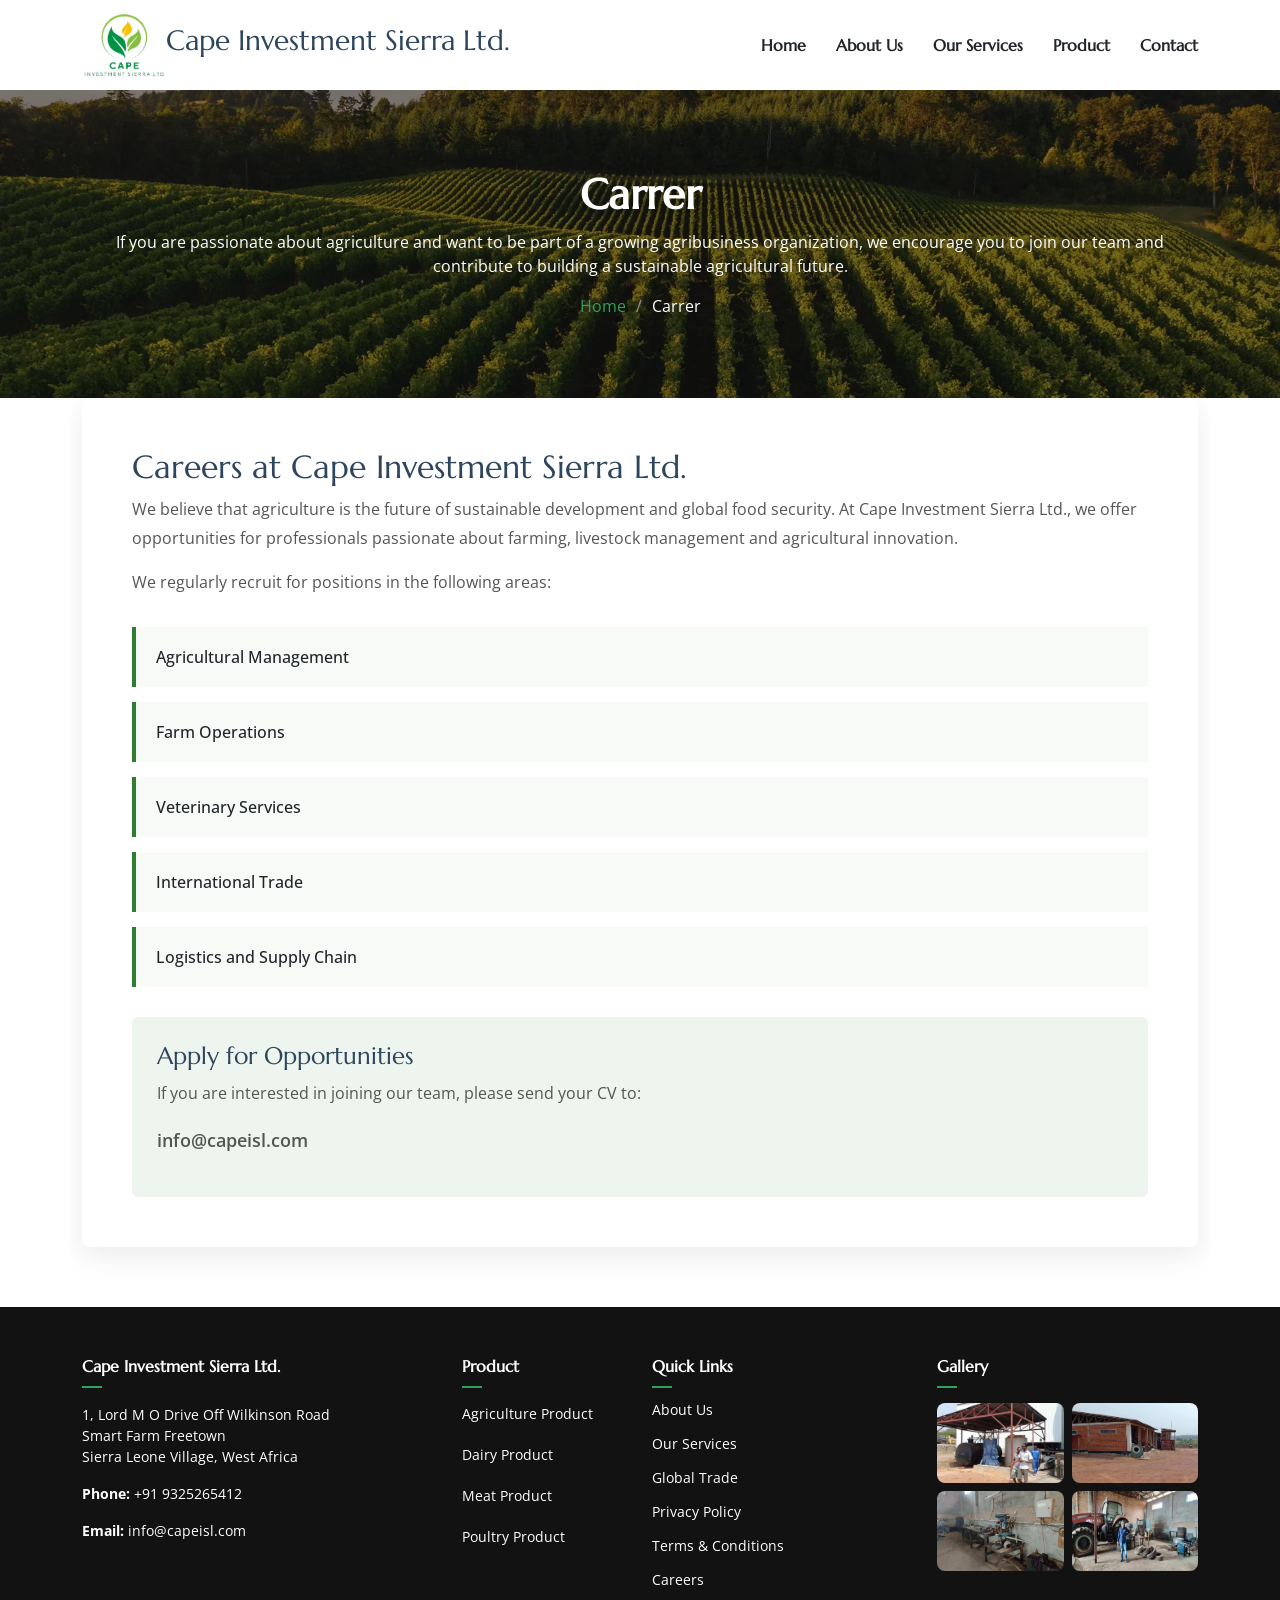
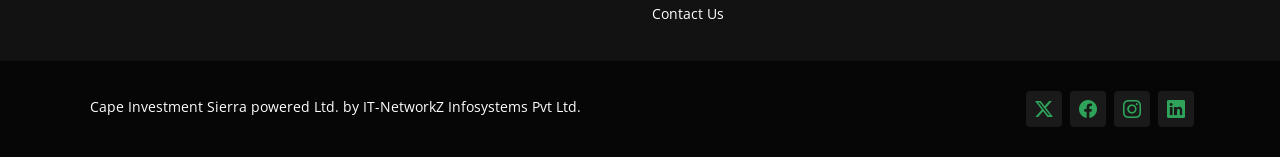
<file: AgriCulture-1.0.0/carrer.html>
<!DOCTYPE html>
<html lang="en">

<head>
  <meta charset="utf-8">
  <meta content="width=device-width, initial-scale=1.0" name="viewport">
  <title>Cape Investment Sierra.</title>
  <meta name="description" content="">
  <meta name="keywords" content="">

  <!-- Favicons -->
    <link href="assets/img/3.png" rel="icon">
  <link href="assets/img/apple-touch-icon.png" rel="apple-touch-icon">

  <!-- Fonts -->
  <link href="https://fonts.googleapis.com" rel="preconnect">
  <link href="https://fonts.gstatic.com" rel="preconnect" crossorigin>
  <link href="https://fonts.googleapis.com/css2?family=Open+Sans:ital,wght@0,300;0,400;0,500;0,600;0,700;0,800;1,300;1,400;1,500;1,600;1,700;1,800&family=Marcellus:wght@400&display=swap" rel="stylesheet">

  <!-- Vendor CSS Files -->
  <link href="assets/vendor/bootstrap/css/bootstrap.min.css" rel="stylesheet">
  <link href="assets/vendor/bootstrap-icons/bootstrap-icons.css" rel="stylesheet">
  <link href="assets/vendor/aos/aos.css" rel="stylesheet">
  <link href="assets/vendor/swiper/swiper-bundle.min.css" rel="stylesheet">
  <link href="assets/vendor/glightbox/css/glightbox.min.css" rel="stylesheet">

  <!-- Main CSS File -->
  <link href="assets/css/main.css" rel="stylesheet">
<link href="https://cdn.jsdelivr.net/npm/bootstrap@5.3.2/dist/css/bootstrap.min.css" rel="stylesheet">

<style>



/* Content */

.career-box{
background:white;
padding:50px;
margin-top:-60px;
border-radius:8px;
box-shadow:0 10px 30px rgba(0,0,0,0.08);

}

.career-box p{
color:#555;
line-height:1.8;
}

/* Job List */

.job-list{
margin-top:30px;
}

.job-item{
padding:18px 20px;
border-left:4px solid #2e7d32;
background:#f8faf8;
margin-bottom:15px;
font-weight:500;
}

/* Contact */

.apply-box{
background:#eef4ee;
padding:25px;
border-radius:6px;
margin-top:30px;
}

.email{
font-weight:600;
color:#2e7d32;
font-size:18px;
}

</style>
  <!-- =======================================================
  * Template Name: AgriCulture
  * Template URL: https://bootstrapmade.com/agriculture-bootstrap-website-template/
  * Updated: Aug 07 2024 with Bootstrap v5.3.3
  * Author: BootstrapMade.com
  * License: https://bootstrapmade.com/license/
  ======================================================== -->
</head>

<body class="services-page">

  <header id="header"></header>

<main class="main">

    <!-- Page Title -->
    <div class="page-title dark-background" data-aos="fade" style="background-image: url(assets/img/page-title-bg.webp);">
      <div class="container position-relative">
        <h1>Carrer</h1>
        <p>
         If you are passionate about agriculture and want to be part of a growing agribusiness organization, we encourage you to join our team and contribute to building a sustainable agricultural future.</p>
        <nav class="breadcrumbs">
          <ol>
            <li><a href="index.html">Home</a></li>
            <li class="current">Carrer</li>
          </ol>
        </nav>
      </div>
    </div><!-- End Page Title -->


<!-- Content -->

<section class="container">
<div class="career-box">

<h2>Careers at Cape Investment Sierra Ltd.</h2>

<p>
We believe that agriculture is the future of sustainable development and global food
security. At Cape Investment Sierra Ltd., we offer opportunities for professionals
passionate about farming, livestock management and agricultural innovation.
</p>

<p>
We regularly recruit for positions in the following areas:
</p>

<div class="job-list">

<div class="job-item">Agricultural Management</div>

<div class="job-item">Farm Operations</div>

<div class="job-item">Veterinary Services</div>

<div class="job-item">International Trade</div>

<div class="job-item">Logistics and Supply Chain</div>

</div>

<div class="apply-box">

<h4>Apply for Opportunities</h4>

<p>
If you are interested in joining our team, please send your CV to:
</p>

<p class="email">info@capeisl.com</p>

</div>

</div>
</section>


  </main>

 <footer id="footer"></footer>

  <!-- Scroll Top -->
  <a href="#" id="scroll-top" class="scroll-top d-flex align-items-center justify-content-center"><i class="bi bi-arrow-up-short"></i></a>

  <!-- Preloader -->
  <div id="preloader"></div>

  <!-- Vendor JS Files -->
  <script src="assets/vendor/bootstrap/js/bootstrap.bundle.min.js"></script>
  <script src="assets/vendor/php-email-form/validate.js"></script>
  <script src="assets/vendor/aos/aos.js"></script>
  <script src="assets/vendor/swiper/swiper-bundle.min.js"></script>
  <script src="assets/vendor/glightbox/js/glightbox.min.js"></script>

  <!-- Main JS File -->
  <script src="assets/js/main.js"></script>
  <script src="assets/js/Common.js"></script>
</body>

</html>
</file>
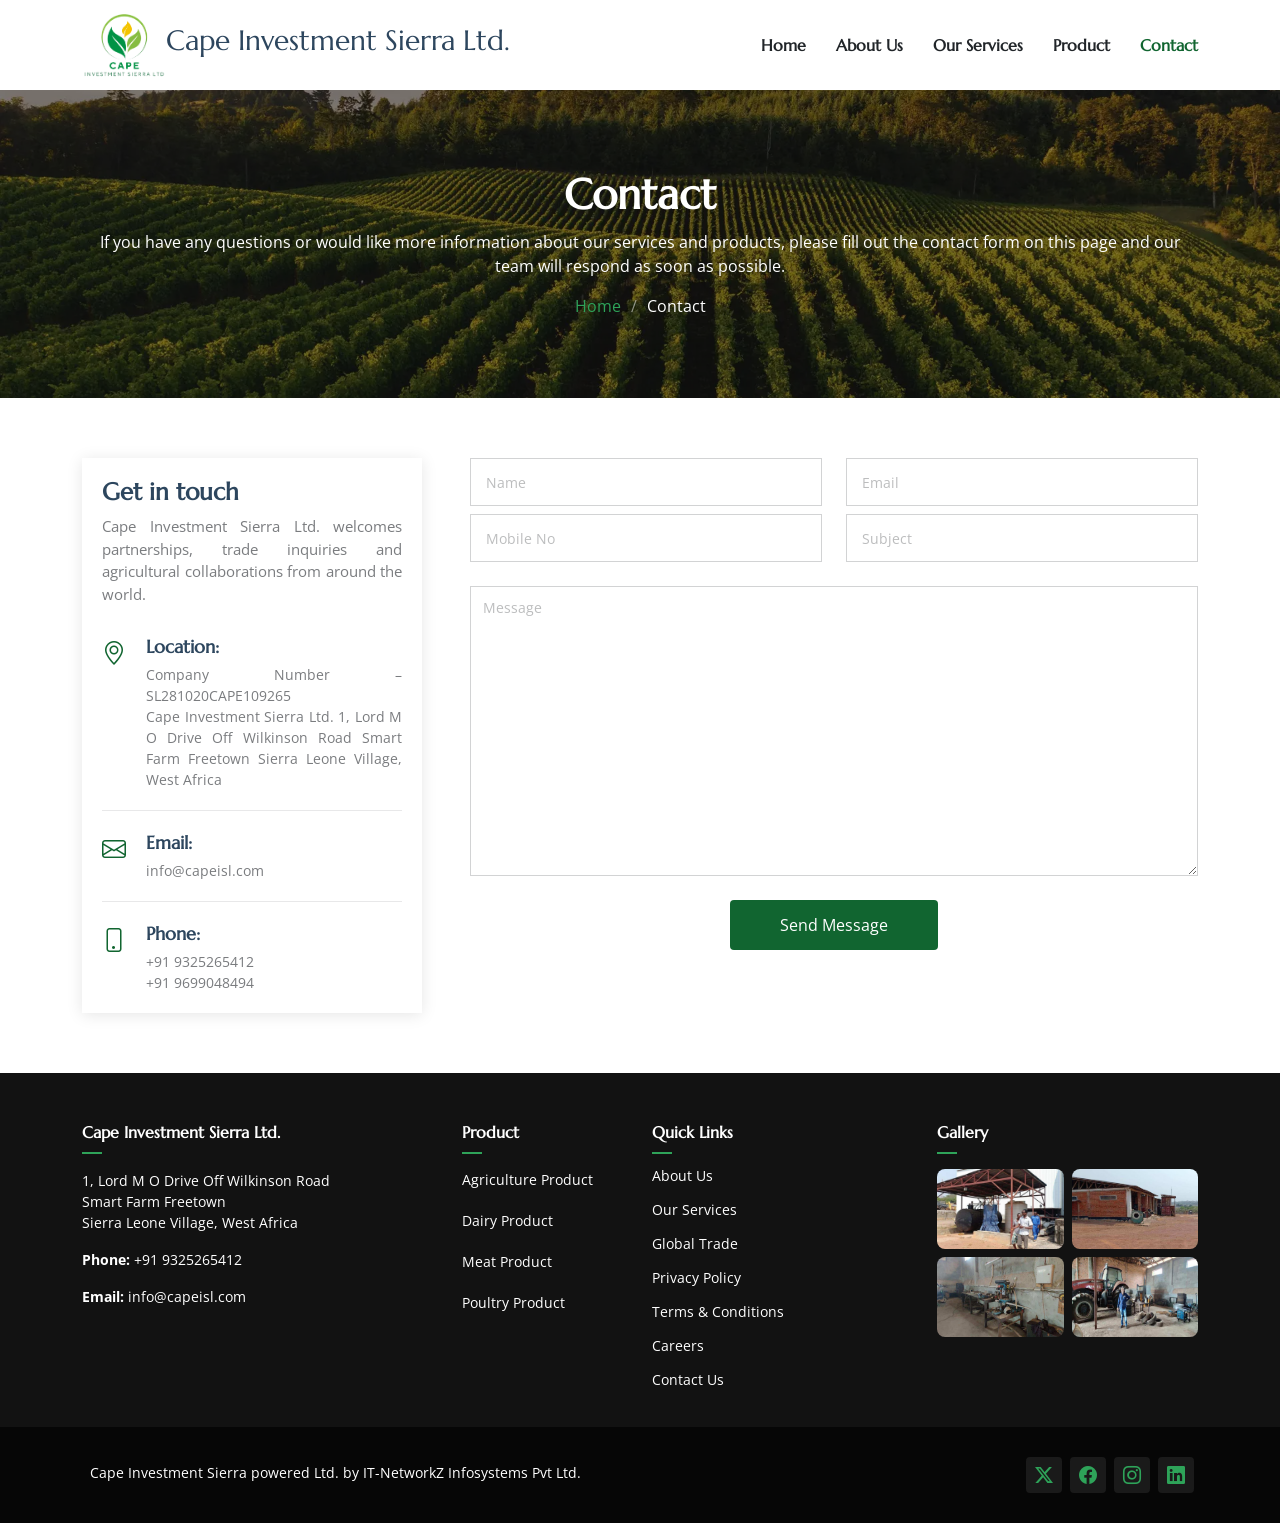
<file: AgriCulture-1.0.0/contact.html>
<!DOCTYPE html>
<html lang="en">

<head>
  <meta charset="utf-8">
  <meta content="width=device-width, initial-scale=1.0" name="viewport">
  <title>Cape Investment Sierra.</title>
  <meta name="description" content="">
  <meta name="keywords" content="">

  <!-- Favicons -->
    <link href="assets/img/3.png" rel="icon">
  <link href="assets/img/apple-touch-icon.png" rel="apple-touch-icon">

  <!-- Fonts -->
  <link href="https://fonts.googleapis.com" rel="preconnect">
  <link href="https://fonts.gstatic.com" rel="preconnect" crossorigin>
  <link href="https://fonts.googleapis.com/css2?family=Open+Sans:ital,wght@0,300;0,400;0,500;0,600;0,700;0,800;1,300;1,400;1,500;1,600;1,700;1,800&family=Marcellus:wght@400&display=swap" rel="stylesheet">

  <!-- Vendor CSS Files -->
  <link href="assets/vendor/bootstrap/css/bootstrap.min.css" rel="stylesheet">
  <link href="assets/vendor/bootstrap-icons/bootstrap-icons.css" rel="stylesheet">
  <link href="assets/vendor/aos/aos.css" rel="stylesheet">
  <link href="assets/vendor/swiper/swiper-bundle.min.css" rel="stylesheet">
  <link href="assets/vendor/glightbox/css/glightbox.min.css" rel="stylesheet">

  <!-- Main CSS File -->
  <link href="assets/css/main.css" rel="stylesheet">

  <!-- =======================================================
  * Template Name: AgriCulture
  * Template URL: https://bootstrapmade.com/agriculture-bootstrap-website-template/
  * Updated: Aug 07 2024 with Bootstrap v5.3.3
  * Author: BootstrapMade.com
  * License: https://bootstrapmade.com/license/
  ======================================================== -->
</head>

<body class="contact-page">

  <header id="header"></header>

  <main class="main">

    <!-- Page Title -->
    <div class="page-title dark-background" data-aos="fade" style="background-image: url(assets/img/page-title-bg.webp);">
      <div class="container position-relative">
        <h1>Contact</h1>
        <p>
          If you have any questions or would like more information about our services and products, please fill out the contact form on this page and our team will respond as soon as possible.
        </p>
        <nav class="breadcrumbs">
          <ol>
            <li><a href="index.html">Home</a></li>
            <li class="current">Contact</li>
          </ol>
        </nav>
      </div>
    </div><!-- End Page Title -->

    <!-- Contact Section -->
    <section id="contact" class="contact section">

      <div class="container" data-aos="fade">

        <div class="row gy-5 gx-lg-5">

          <div class="col-lg-4">

            <div class="info">
              <h3>Get in touch</h3>
              <p>Cape Investment Sierra Ltd. welcomes partnerships, trade inquiries and agricultural collaborations
from around the world.</p>

              <div class="info-item d-flex">
                <i class="bi bi-geo-alt flex-shrink-0"></i>
                <div>
                  <h4>Location:</h4>
                  <p>Company Number – SL281020CAPE109265</p>
                  <p>Cape Investment Sierra Ltd.
1, Lord M O Drive
Off Wilkinson Road
Smart Farm
Freetown
Sierra Leone Village, West Africa</p>
                </div>
              </div><!-- End Info Item -->

              <div class="info-item d-flex">
                <i class="bi bi-envelope flex-shrink-0"></i>
                <div>
                  <h4>Email:</h4>
                  <p>info@capeisl.com</p>
                </div>
              </div><!-- End Info Item -->

              <div class="info-item d-flex">
                <i class="bi bi-phone flex-shrink-0"></i>
                <div>
                  <h4>Phone:</h4>
                  <p>+91 9325265412</p>
                  <p>+91 9699048494</p>
                </div>
              </div><!-- End Info Item -->

            </div>

          </div>

          <div class="col-lg-8">
            <form action="forms/contact.php" method="post" role="form" class="php-email-form">
              <div class="row">
                <div class="col-md-6 form-group">
                  <input type="text" name="name" class="form-control" id="name" placeholder="Name" required="">
                </div>
                <div class="col-md-6 form-group mt-3 mt-md-0">
                  <input type="email" class="form-control" name="email" id="email" placeholder="Email" required="">
                </div>
              </div>
              <div class="row">
                <div class="col-md-6 form-group">
                  <input type="text" name="name" class="form-control" id="name" placeholder="Mobile No" required="">
                </div>
              <div class="col-md-6 form-group mt-3 mt-md-0">
                <input type="text" class="form-control" name="subject" id="subject" placeholder="Subject" required="">
              </div>
              </div>
              <div class="form-group mt-3">
                <textarea class="form-control" name="message" placeholder="Message" required=""></textarea>
              </div>
              <div class="my-3">
                <div class="loading">Loading</div>
                <div class="error-message"></div>
                <div class="sent-message">Your message has been sent. Thank you!</div>
              </div>
              <div class="text-center"><button type="submit">Send Message</button></div>
            </form>
          </div><!-- End Contact Form -->

        </div>

      </div>

    </section><!-- /Contact Section -->
  </main>

  <footer id="footer"></footer>

  <!-- Scroll Top -->
  <a href="#" id="scroll-top" class="scroll-top d-flex align-items-center justify-content-center"><i class="bi bi-arrow-up-short"></i></a>

  <!-- Preloader -->
  <div id="preloader"></div>

  <!-- Vendor JS Files -->
  <script src="assets/vendor/bootstrap/js/bootstrap.bundle.min.js"></script>
  <script src="assets/vendor/php-email-form/validate.js"></script>
  <script src="assets/vendor/aos/aos.js"></script>
  <script src="assets/vendor/swiper/swiper-bundle.min.js"></script>
  <script src="assets/vendor/glightbox/js/glightbox.min.js"></script>

  <!-- Main JS File -->
  <script src="assets/js/main.js"></script>
<script src="assets/js/Common.js"></script>
</body>

</html>
</file>
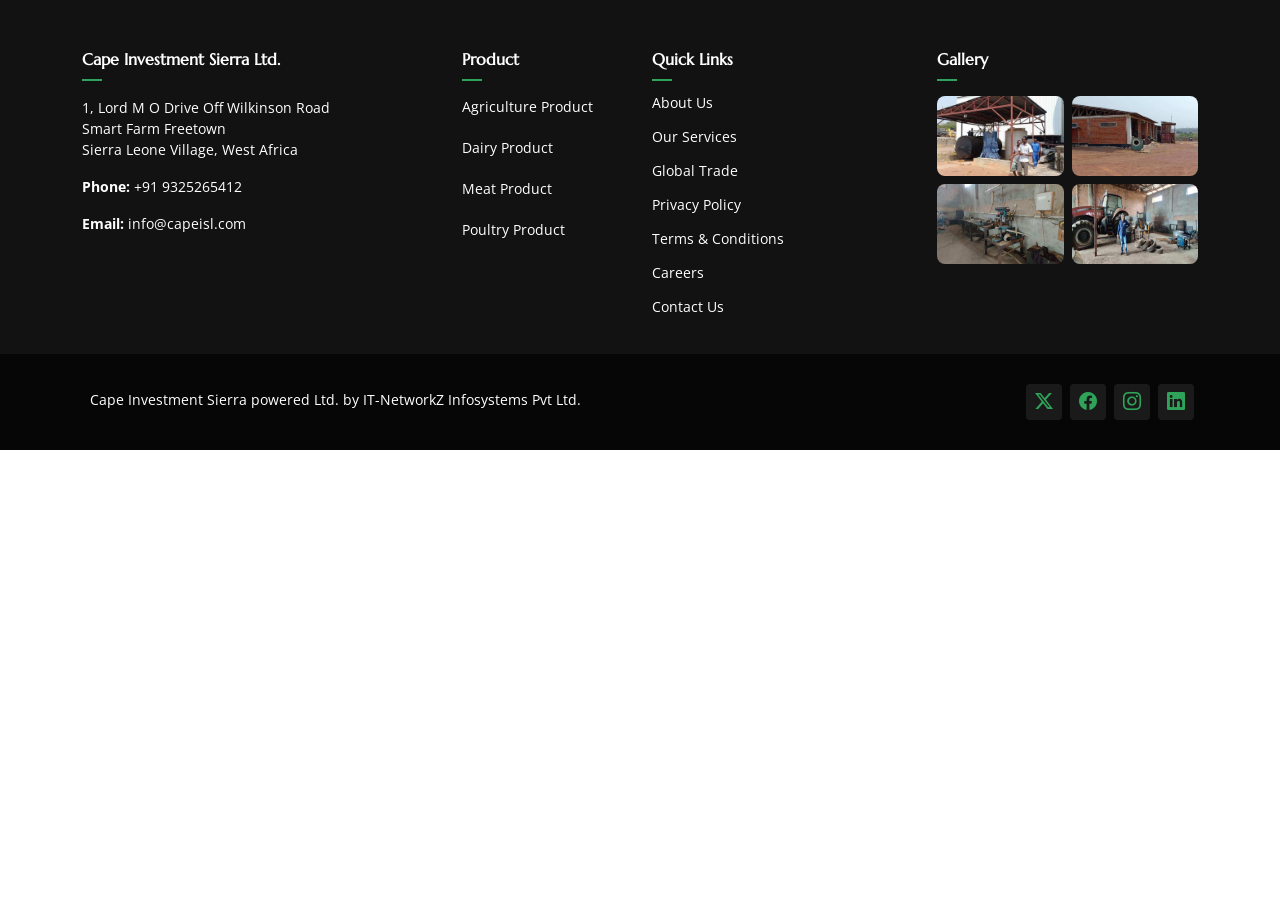
<file: AgriCulture-1.0.0/footer.html>
<html lang="en">

<head>
  <meta charset="utf-8">
  <meta content="width=device-width, initial-scale=1.0" name="viewport">
  <title>Cape Investment Sierra.</title>
  <meta name="description" content="">
  <meta name="keywords" content="">

  <!-- Favicons -->
  <link href="assets/img/" rel="icon">
  <link href="assets/img/apple-touch-icon.png" rel="apple-touch-icon">

  <!-- Fonts -->
  <link href="https://fonts.googleapis.com" rel="preconnect">
  <link href="https://fonts.gstatic.com" rel="preconnect" crossorigin>
  <link href="https://fonts.googleapis.com/css2?family=Open+Sans:ital,wght@0,300;0,400;0,500;0,600;0,700;0,800;1,300;1,400;1,500;1,600;1,700;1,800&family=Marcellus:wght@400&display=swap" rel="stylesheet">

  <!-- Vendor CSS Files -->
  <link href="assets/vendor/bootstrap/css/bootstrap.min.css" rel="stylesheet">
  <link href="assets/vendor/bootstrap-icons/bootstrap-icons.css" rel="stylesheet">
  <link href="assets/vendor/aos/aos.css" rel="stylesheet">
  <link href="assets/vendor/swiper/swiper-bundle.min.css" rel="stylesheet">
  <link href="assets/vendor/glightbox/css/glightbox.min.css" rel="stylesheet">

  <!-- Main CSS File -->
  <link href="assets/css/main.css" rel="stylesheet">

  <!-- =======================================================
  * Template Name: AgriCulture
  * Template URL: https://bootstrapmade.com/agriculture-bootstrap-website-template/
  * Updated: Aug 07 2024 with Bootstrap v5.3.3
  * Author: BootstrapMade.com
  * License: https://bootstrapmade.com/license/
  ======================================================== -->
</head>

<body class="index-page">

 
 <footer id="footer" class="footer dark-background">

    <div class="footer-top" >
  <div class="container">
    <div class="row gy-4">

      <!-- Address -->
      <div class="col-lg-4 col-md-6">
        <h4 class="mb-3">Cape Investment Sierra Ltd.</h4>

        <p>
          1, Lord M O Drive Off Wilkinson Road <br>
          Smart Farm Freetown <br>
          Sierra Leone Village, West Africa
        </p>

        <p class="mt-3"><strong>Phone:</strong> +91 9325265412</p>
        <p><strong>Email:</strong> info@capeisl.com</p>
      </div>

      <!-- Product -->
      <div class="col-lg-2 col-md-6 footer-links">
        <h4>Product</h4>
        <ul>
          <li>Agriculture Product</li>
    <li>Dairy Product</li>
    <li>Meat Product</li>
    <li>Poultry Product</li>
        </ul>
      </div>

      <!-- Quick Links -->
      <div class="col-lg-3 col-md-6 footer-links">
        <h4>Quick Links</h4>
        <ul>
              <li><a href="about.html">About Us</a></li>
              <li><a href="services.html">Our Services</a></li>
              <li><a href="#">Global Trade</a></li>
              <li><a href="privacypolicy.html">Privacy Policy</a></li>
              <li><a href="T&C.html">Terms &amp; Conditions</a></li>
              <li><a href="carrer.html">Careers</a></li>
              <li><a href="contact.html">Contact Us</a></li>
        </ul>
      </div>

      <!-- Gallery -->
      <div class="col-lg-3 col-md-6">
  <h4>Gallery</h4>

  <div class="footer-gallery">
    <a href="gallery.html">
      <img src="assets/img/gallery1.png">
    </a>
    <a href="gallery.html">
      <img src="assets/img/gallery2.png">
    </a>
    <a href="gallery.html">
      <img src="assets/img/gallery3.png">
    </a>
    <a href="gallery.html">
      <img src="assets/img/gallery4.png">
    </a>
  </div>

</div>

    </div>
  </div>
</div>

    <div class="copyright text-center">
      <div class="container d-flex flex-column flex-lg-row justify-content-center justify-content-lg-between align-items-center">

        <div class="d-flex flex-column align-items-center align-items-lg-start">
          <div>
            <span class="text-light"><a style="color: #fff;" href="https://itnetworkz.com/" target="_blank"><i class="fas fa-copyright text-light me-2"></i>Cape Investment Sierra powered Ltd. by IT-NetworkZ Infosystems Pvt Ltd.</a></span>
          </div>
          <div class="credits">
            <!-- All the links in the footer should remain intact. -->
            <!-- You can delete the links only if you purchased the pro version. -->
            <!-- Licensing information: https://bootstrapmade.com/license/ -->
            <!-- Purchase the pro version with working PHP/AJAX contact form: https://bootstrapmade.com/herobiz-bootstrap-business-template/ -->
            
          </div>
        </div>

        <div class="social-links order-first order-lg-last mb-3 mb-lg-0">
          <a href=""><i class="bi bi-twitter-x"></i></a>
          <a href=""><i class="bi bi-facebook"></i></a>
          <a href=""><i class="bi bi-instagram"></i></a>
          <a href=""><i class="bi bi-linkedin"></i></a>
        </div>

      </div>
    </div>

  </footer>

 

  <!-- Scroll Top -->
  <a href="#" id="scroll-top" class="scroll-top d-flex align-items-center justify-content-center"><i class="bi bi-arrow-up-short"></i></a>



  <!-- Vendor JS Files -->
  <script src="assets/vendor/bootstrap/js/bootstrap.bundle.min.js"></script>
  <script src="assets/vendor/php-email-form/validate.js"></script>
  <script src="assets/vendor/aos/aos.js"></script>
  <script src="assets/vendor/swiper/swiper-bundle.min.js"></script>
  <script src="assets/vendor/glightbox/js/glightbox.min.js"></script>

  <!-- Main JS File -->
  <script src="assets/js/main.js"></script>

</body>

</html>
</file>
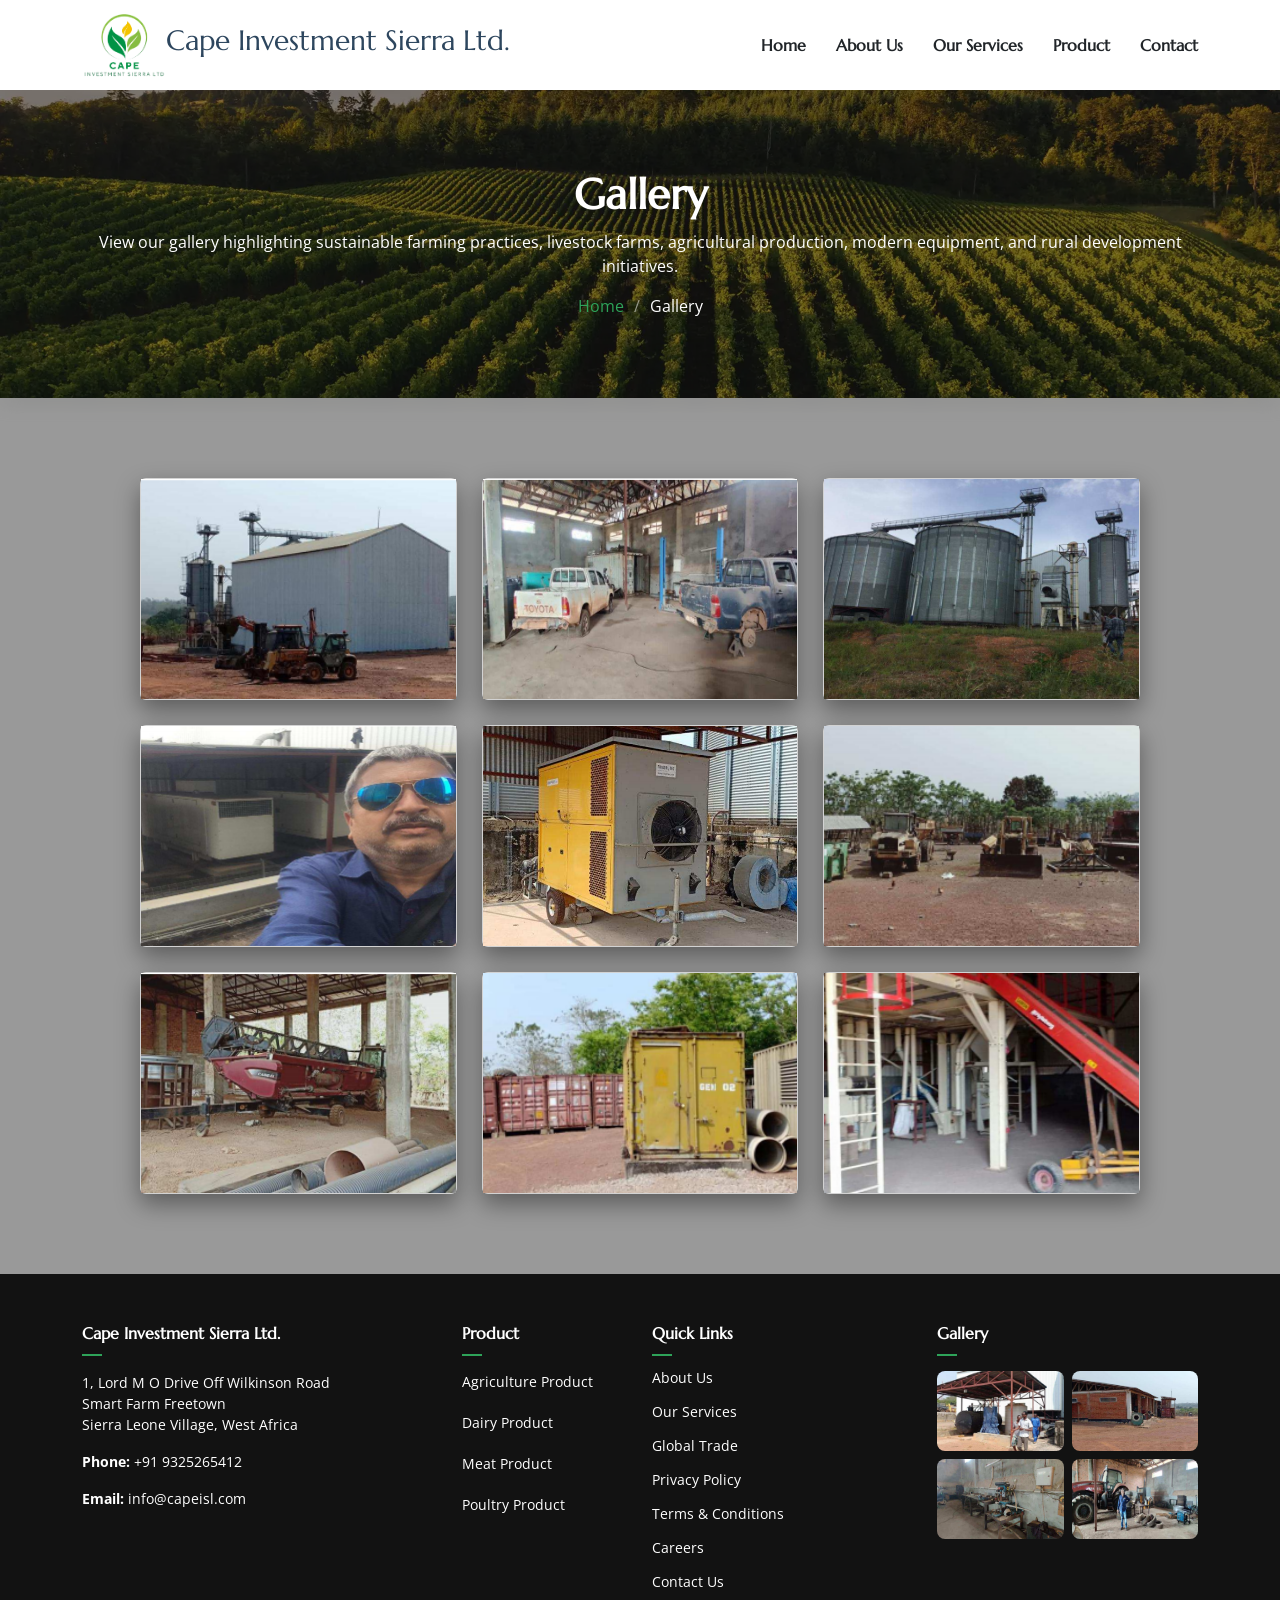
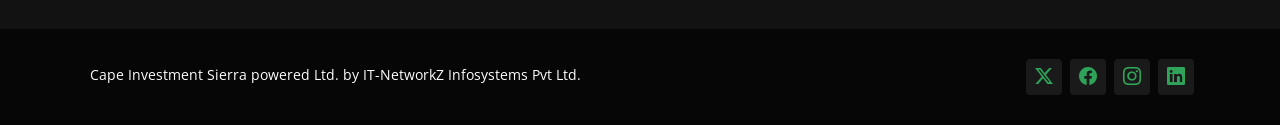
<file: AgriCulture-1.0.0/gallery.html>
<!DOCTYPE html>
<html lang="en">

<head>
  <meta charset="utf-8">
  <meta content="width=device-width, initial-scale=1.0" name="viewport">
  <title>Cape Investment Sierra.</title>
  <meta name="description" content="">
  <meta name="keywords" content="">

  <!-- Favicons -->
    <link href="assets/img/3.png" rel="icon">
  <link href="assets/img/apple-touch-icon.png" rel="apple-touch-icon">

  <!-- Fonts -->
  <link href="https://fonts.googleapis.com" rel="preconnect">
  <link href="https://fonts.gstatic.com" rel="preconnect" crossorigin>
  <link href="https://fonts.googleapis.com/css2?family=Open+Sans:ital,wght@0,300;0,400;0,500;0,600;0,700;0,800;1,300;1,400;1,500;1,600;1,700;1,800&family=Marcellus:wght@400&display=swap" rel="stylesheet">

  <!-- Vendor CSS Files -->
  <link href="assets/vendor/bootstrap/css/bootstrap.min.css" rel="stylesheet">
  <link href="assets/vendor/bootstrap-icons/bootstrap-icons.css" rel="stylesheet">
  <link href="assets/vendor/aos/aos.css" rel="stylesheet">
  <link href="assets/vendor/swiper/swiper-bundle.min.css" rel="stylesheet">
  <link href="assets/vendor/glightbox/css/glightbox.min.css" rel="stylesheet">

  <!-- Main CSS File -->
  <link href="assets/css/main.css" rel="stylesheet">
  <style>
    

.gallery-section {
  position: relative;
  padding: 80px 0;
  background: url('https://img.freepik.com/premium-photo/man-talking-cell-phone-with-laptop-background_1124573-27434.jpg') center/cover no-repeat;
}

.gallery-section::before {
  content: "";
  position: absolute;
  inset: 0;
  backdrop-filter: blur(10px);
  background: rgba(0,0,0,0.4);
}

.gallery {
  position: relative;
  max-width: 1000px;
  margin: auto;
  display: grid;
  grid-template-columns: repeat(3,1fr);
  gap: 25px;
}

.card {
  background: white;
  border: 6px solid white;
  box-shadow: 0 10px 25px rgba(0,0,0,0.4);
}

.card img {
  width: 100%;
  height: 220px;
  object-fit: cover;
  display: block;
}

.card p {
  position: absolute;
  bottom: 10px;
  left: 10px;
  color: white;
  font-size: 14px;
}
    </style>
  <!-- =======================================================
  * Template Name: AgriCulture
  * Template URL: https://bootstrapmade.com/agriculture-bootstrap-website-template/
  * Updated: Aug 07 2024 with Bootstrap v5.3.3
  * Author: BootstrapMade.com
  * License: https://bootstrapmade.com/license/
  ======================================================== -->
</head>

<body class="services-page">

  <header id="header"></header>

<main class="main">

    <!-- Page Title -->
    <div class="page-title dark-background" data-aos="fade" style="background-image: url(assets/img/page-title-bg.webp);">
      <div class="container position-relative">
        <h1>Gallery</h1>
        <p>
         View our gallery highlighting sustainable farming practices, livestock farms, agricultural production, modern equipment, and rural development initiatives.</p>
        <nav class="breadcrumbs">
          <ol>
            <li><a href="index.html">Home</a></li>
            <li class="current">Gallery</li>
          </ol>
        </nav>
      </div>
    </div><!-- End Page Title -->

  <section class="gallery-section">
  <div class="gallery">

    <div class="card">
      <img src="assets/img/gallery5.png" alt="">
    </div>

    <div class="card">
      <img src="assets/img/gallery6.png" alt="">
    </div>

    <div class="card">
      <img src="assets/img/gallery7.png" alt="">
    </div>

    <div class="card">
      <img src="assets/img/gallery8.png" alt="">
    </div>

    <div class="card">
      <img src="assets/img/gallery9.png" alt="">
    </div>

    <div class="card">
      <img src="assets/img/gallery10.png" alt="">
    </div>

    <div class="card">
      <img src="assets/img/gallery11.png" alt="">
    </div>

    <div class="card">
      <img src="assets/img/gallery12.png" alt="">
    </div>

    <div class="card">
      <img src="assets/img/gallery13.png" alt="">
    </div>

  </div>
</section>
<!-- Content -->

  </main>

 <footer id="footer"></footer>

  <!-- Scroll Top -->
  <a href="#" id="scroll-top" class="scroll-top d-flex align-items-center justify-content-center"><i class="bi bi-arrow-up-short"></i></a>

  <!-- Preloader -->
  <div id="preloader"></div>

  <!-- Vendor JS Files -->
  <script src="assets/vendor/bootstrap/js/bootstrap.bundle.min.js"></script>
  <script src="assets/vendor/php-email-form/validate.js"></script>
  <script src="assets/vendor/aos/aos.js"></script>
  <script src="assets/vendor/swiper/swiper-bundle.min.js"></script>
  <script src="assets/vendor/glightbox/js/glightbox.min.js"></script>

  <!-- Main JS File -->
  <script src="assets/js/main.js"></script>
  <script src="assets/js/Common.js"></script>
</body>

</html>
</file>
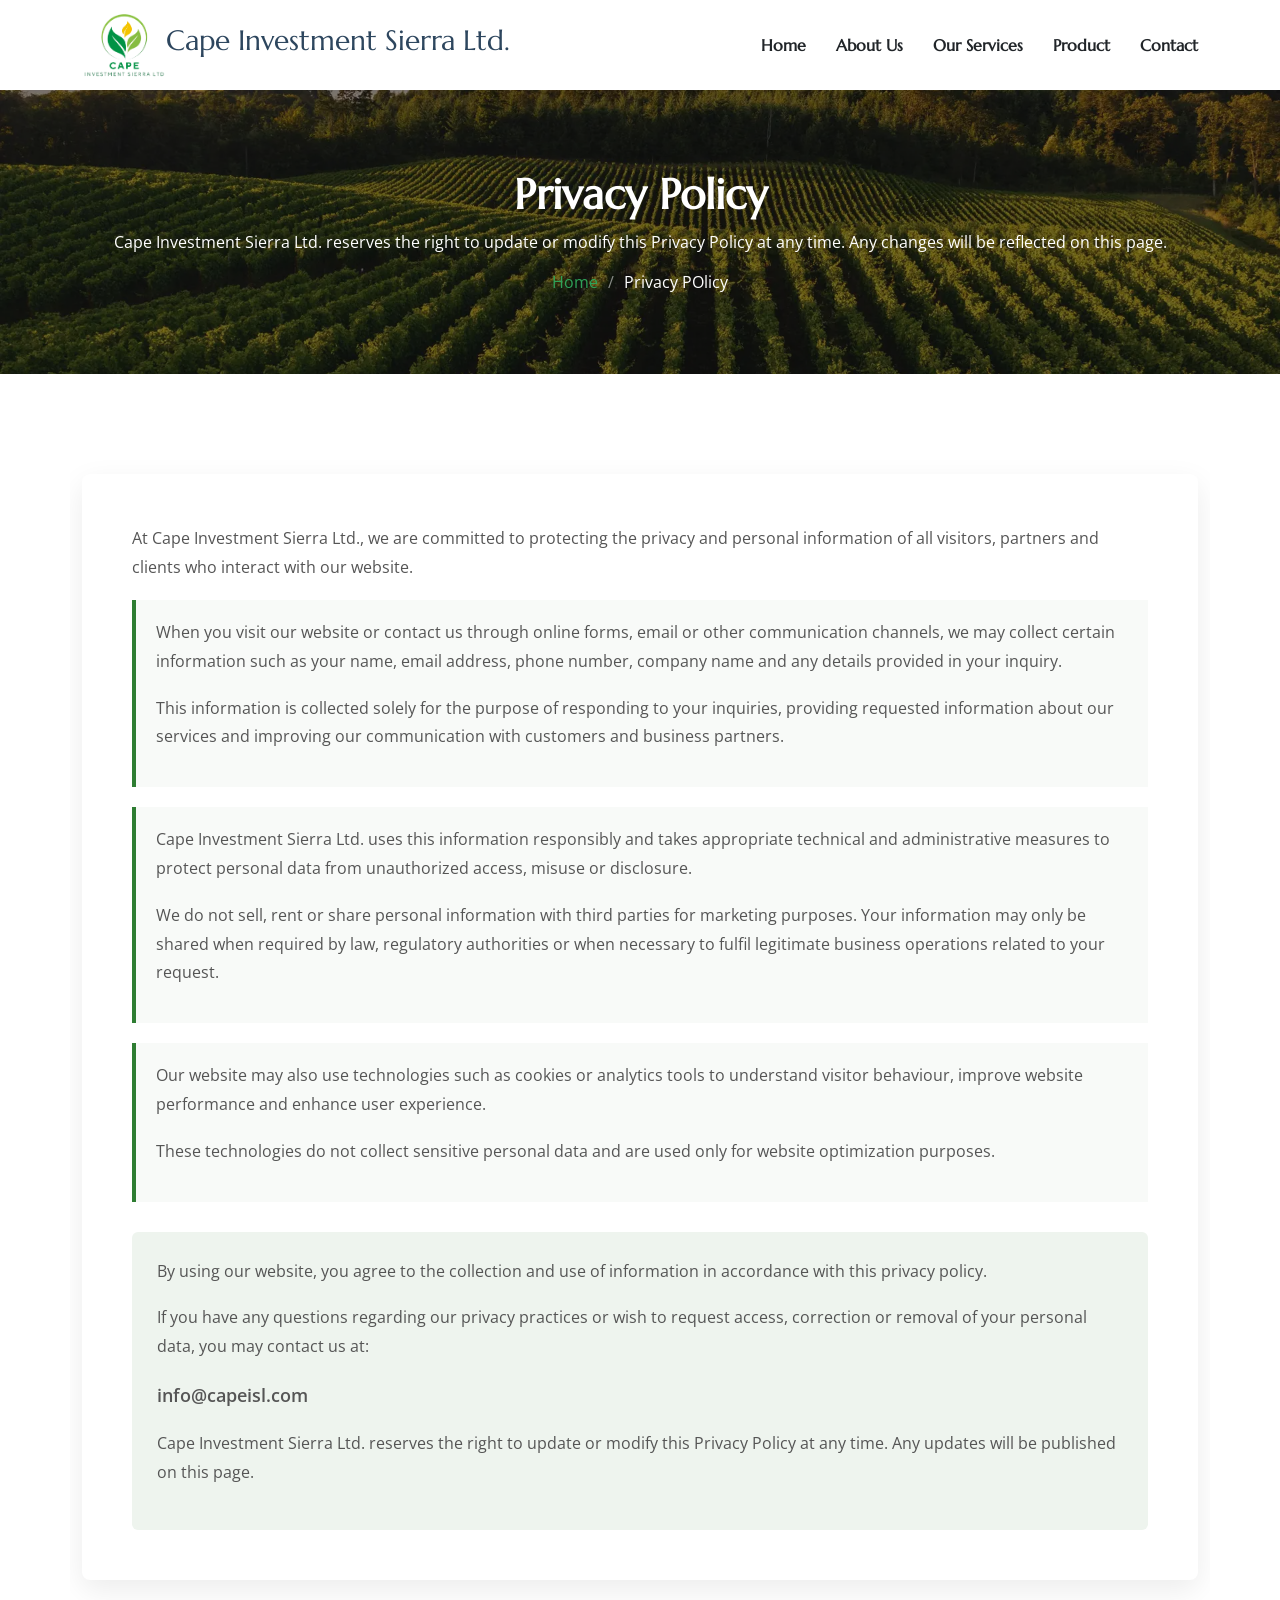
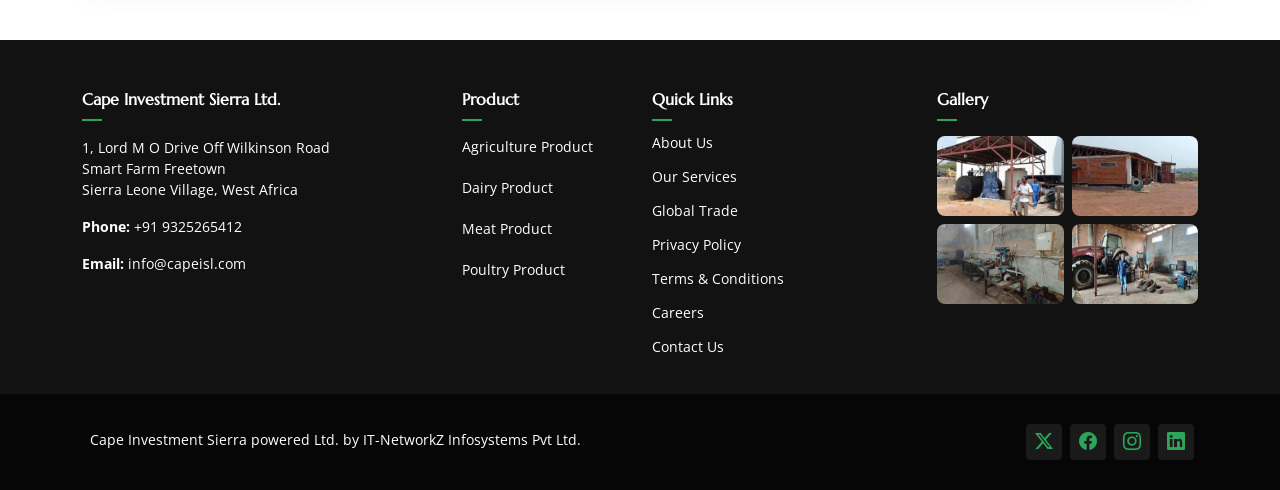
<file: AgriCulture-1.0.0/privacypolicy.html>
<!DOCTYPE html>
<html lang="en">

<head>
  <meta charset="utf-8">
  <meta content="width=device-width, initial-scale=1.0" name="viewport">
  <title>Cape Investment Sierra.</title>
  <meta name="description" content="">
  <meta name="keywords" content="">

  <!-- Favicons -->
    <link href="assets/img/3.png" rel="icon">
  <link href="assets/img/apple-touch-icon.png" rel="apple-touch-icon">

  <!-- Fonts -->
  <link href="https://fonts.googleapis.com" rel="preconnect">
  <link href="https://fonts.gstatic.com" rel="preconnect" crossorigin>
  <link href="https://fonts.googleapis.com/css2?family=Open+Sans:ital,wght@0,300;0,400;0,500;0,600;0,700;0,800;1,300;1,400;1,500;1,600;1,700;1,800&family=Marcellus:wght@400&display=swap" rel="stylesheet">

  <!-- Vendor CSS Files -->
  <link href="assets/vendor/bootstrap/css/bootstrap.min.css" rel="stylesheet">
  <link href="assets/vendor/bootstrap-icons/bootstrap-icons.css" rel="stylesheet">
  <link href="assets/vendor/aos/aos.css" rel="stylesheet">
  <link href="assets/vendor/swiper/swiper-bundle.min.css" rel="stylesheet">
  <link href="assets/vendor/glightbox/css/glightbox.min.css" rel="stylesheet">

  <!-- Main CSS File -->
  <link href="assets/css/main.css" rel="stylesheet">
<link href="https://cdn.jsdelivr.net/npm/bootstrap@5.3.2/dist/css/bootstrap.min.css" rel="stylesheet">

<style>

/* Content */

.policy-box{
background:white;
padding:50px;
margin-top:40px;
border-radius:8px;
box-shadow:0 10px 30px rgba(0,0,0,0.08);
}

.policy-box p{
color:#555;
line-height:1.8;
margin-bottom:18px;
}

/* Highlight Sections */

.policy-section{
padding:18px 20px;
border-left:4px solid #2e7d32;
background:#f8faf8;
margin-bottom:20px;
}

/* Contact */

.contact-box{
background:#eef4ee;
padding:25px;
border-radius:6px;
margin-top:30px;
}

.email{
font-weight:600;
color:#2e7d32;
font-size:18px;
}

</style>
  <!-- =======================================================
  * Template Name: AgriCulture
  * Template URL: https://bootstrapmade.com/agriculture-bootstrap-website-template/
  * Updated: Aug 07 2024 with Bootstrap v5.3.3
  * Author: BootstrapMade.com
  * License: https://bootstrapmade.com/license/
  ======================================================== -->
</head>

<body class="services-page">

  <header id="header"></header>

<main class="main">

    <!-- Page Title -->
    <div class="page-title dark-background" data-aos="fade" style="background-image: url(assets/img/page-title-bg.webp);">
      <div class="container position-relative">
        <h1>Privacy Policy</h1>
        <p>
         Cape Investment Sierra Ltd. reserves the right to update or modify this Privacy Policy at any time. Any changes will be reflected on this page.</p>
        <nav class="breadcrumbs">
          <ol>
            <li><a href="index.html">Home</a></li>
            <li class="current">Privacy POlicy</li>
          </ol>
        </nav>
      </div>
    </div><!-- End Page Title -->


<!-- Content -->

<section class="container">
<div class="policy-box">
<p>
At Cape Investment Sierra Ltd., we are committed to protecting the privacy and personal
information of all visitors, partners and clients who interact with our website.
</p>

<div class="policy-section">
<p>
When you visit our website or contact us through online forms, email or other
communication channels, we may collect certain information such as your name,
email address, phone number, company name and any details provided in your inquiry.
</p>

<p>
This information is collected solely for the purpose of responding to your inquiries,
providing requested information about our services and improving our communication
with customers and business partners.
</p>
</div>

<div class="policy-section">
<p>
Cape Investment Sierra Ltd. uses this information responsibly and takes appropriate
technical and administrative measures to protect personal data from unauthorized
access, misuse or disclosure.
</p>

<p>
We do not sell, rent or share personal information with third parties for marketing
purposes. Your information may only be shared when required by law, regulatory
authorities or when necessary to fulfil legitimate business operations related to
your request.
</p>
</div>

<div class="policy-section">
<p>
Our website may also use technologies such as cookies or analytics tools to
understand visitor behaviour, improve website performance and enhance user
experience.
</p>

<p>
These technologies do not collect sensitive personal data and are used only
for website optimization purposes.
</p>
</div>

<div class="contact-box">

<p>
By using our website, you agree to the collection and use of information in
accordance with this privacy policy.
</p>

<p>
If you have any questions regarding our privacy practices or wish to request
access, correction or removal of your personal data, you may contact us at:
</p>

<p class="email">info@capeisl.com</p>

<p>
Cape Investment Sierra Ltd. reserves the right to update or modify this
Privacy Policy at any time. Any updates will be published on this page.
</p>

</div>

</div>
</section>


  </main>

 <footer id="footer"></footer>

  <!-- Scroll Top -->
  <a href="#" id="scroll-top" class="scroll-top d-flex align-items-center justify-content-center"><i class="bi bi-arrow-up-short"></i></a>

  <!-- Preloader -->
  <div id="preloader"></div>

  <!-- Vendor JS Files -->
  <script src="assets/vendor/bootstrap/js/bootstrap.bundle.min.js"></script>
  <script src="assets/vendor/php-email-form/validate.js"></script>
  <script src="assets/vendor/aos/aos.js"></script>
  <script src="assets/vendor/swiper/swiper-bundle.min.js"></script>
  <script src="assets/vendor/glightbox/js/glightbox.min.js"></script>

  <!-- Main JS File -->
  <script src="assets/js/main.js"></script>
  <script src="assets/js/Common.js"></script>
</body>

</html>
</file>
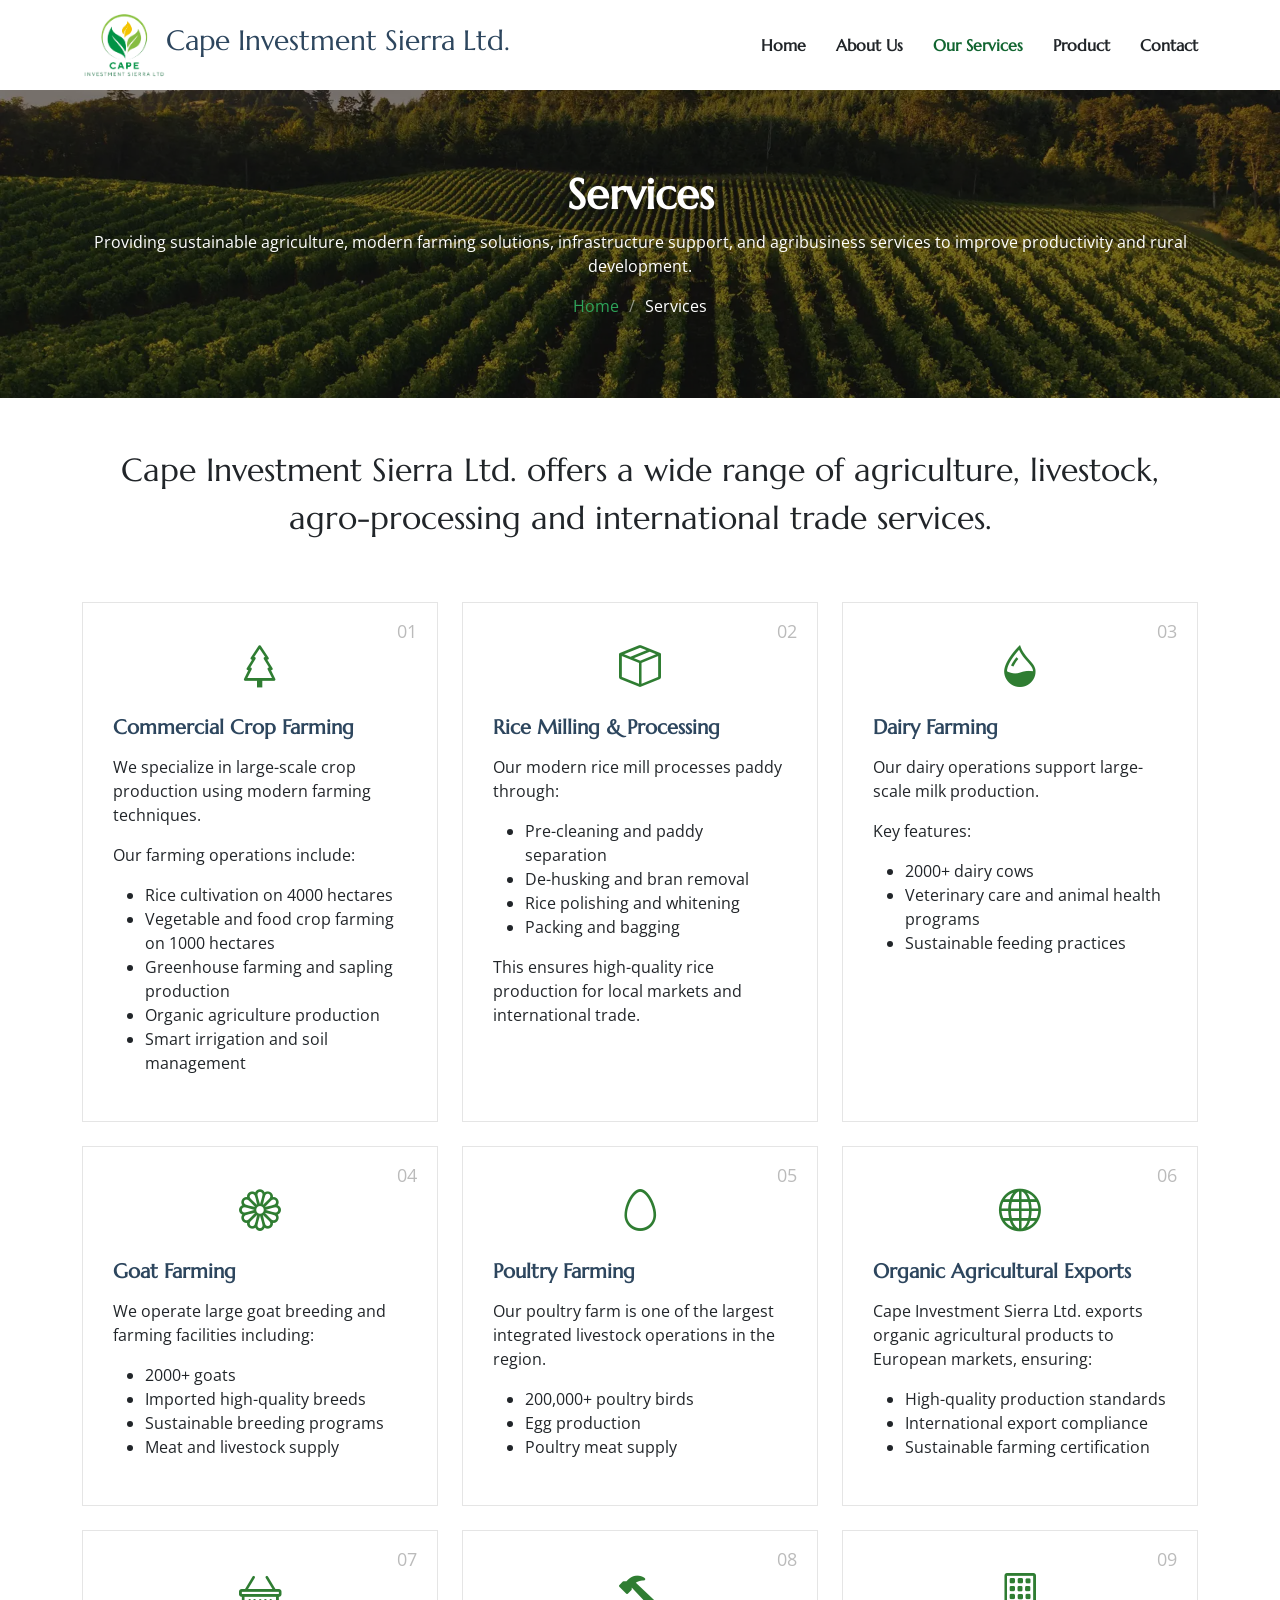
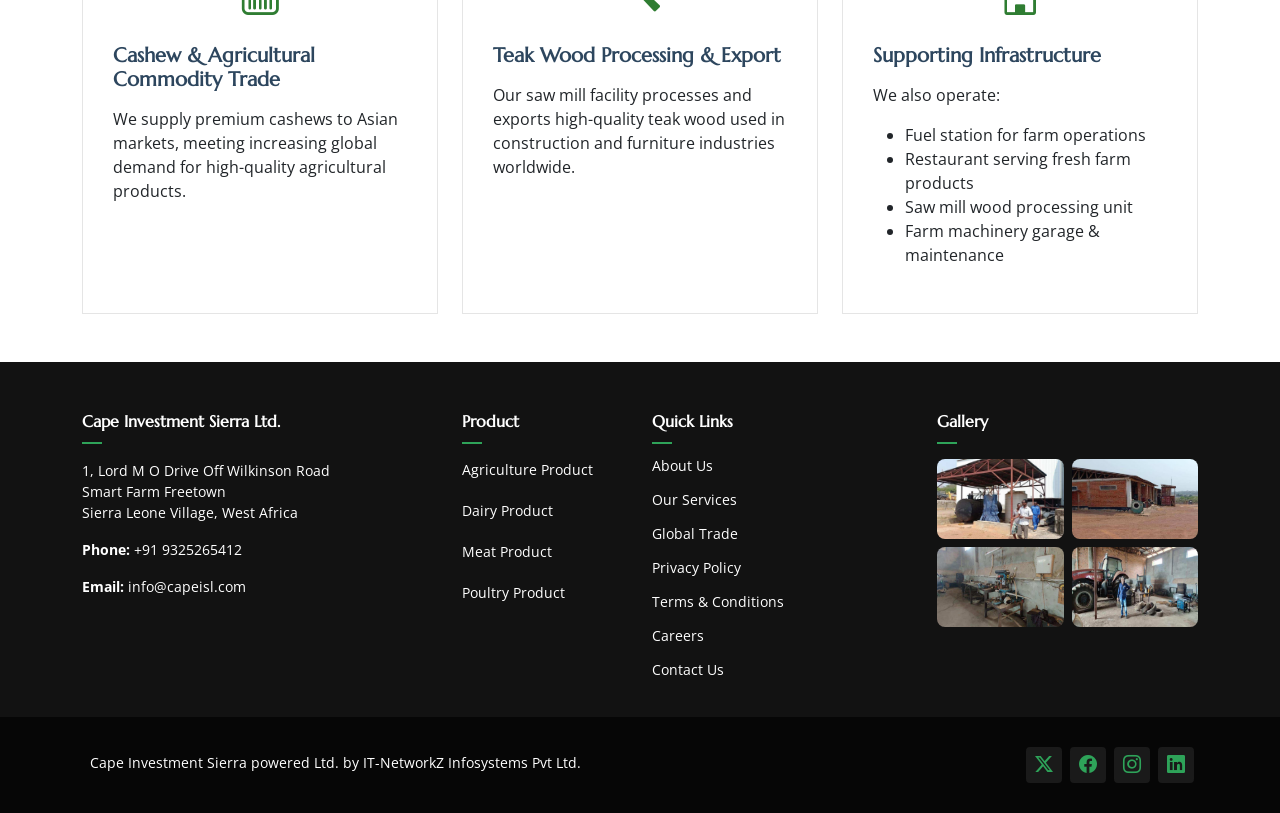
<file: AgriCulture-1.0.0/services.html>
<!DOCTYPE html>
<html lang="en">

<head>
  <meta charset="utf-8">
  <meta content="width=device-width, initial-scale=1.0" name="viewport">
  <title>Cape Investment Sierra.</title>
  <meta name="description" content="">
  <meta name="keywords" content="">

  <!-- Favicons -->
    <link href="assets/img/3.png" rel="icon">
  <link href="assets/img/apple-touch-icon.png" rel="apple-touch-icon">

  <!-- Fonts -->
  <link href="https://fonts.googleapis.com" rel="preconnect">
  <link href="https://fonts.gstatic.com" rel="preconnect" crossorigin>
  <link href="https://fonts.googleapis.com/css2?family=Open+Sans:ital,wght@0,300;0,400;0,500;0,600;0,700;0,800;1,300;1,400;1,500;1,600;1,700;1,800&family=Marcellus:wght@400&display=swap" rel="stylesheet">

  <!-- Vendor CSS Files -->
  <link href="assets/vendor/bootstrap/css/bootstrap.min.css" rel="stylesheet">
  <link href="assets/vendor/bootstrap-icons/bootstrap-icons.css" rel="stylesheet">
  <link href="assets/vendor/aos/aos.css" rel="stylesheet">
  <link href="assets/vendor/swiper/swiper-bundle.min.css" rel="stylesheet">
  <link href="assets/vendor/glightbox/css/glightbox.min.css" rel="stylesheet">

  <!-- Main CSS File -->
  <link href="assets/css/main.css" rel="stylesheet">
<!-- Icons -->
<link rel="stylesheet" href="https://cdn.jsdelivr.net/npm/bootstrap-icons@1.11.1/font/bootstrap-icons.css">

<style>

body{
    background:#f7f7f7;
}

.section-title{
    text-align:center;
   
}

.section-title h2{
    font-weight:700;
}

.service-card{
    background:#fff;
    border:1px solid #e5e5e5;
    padding:30px 30px;
    height:100%;
    position:relative;
    transition:0.3s;
}

.service-card:hover{
    box-shadow:0 10px 25px rgba(0,0,0,0.08);
}

.service-number{
    position:absolute;
    top:15px;
    right:20px;
    font-size:18px;
    color:#bbb;
}

.service-icon{
    font-size:42px;
    color:#2f7d32;
    margin-bottom:20px;
        text-align: center;
}

.service-title{
    font-weight:600;
    margin-bottom:15px;
}

</style>
  <!-- =======================================================
  * Template Name: AgriCulture
  * Template URL: https://bootstrapmade.com/agriculture-bootstrap-website-template/
  * Updated: Aug 07 2024 with Bootstrap v5.3.3
  * Author: BootstrapMade.com
  * License: https://bootstrapmade.com/license/
  ======================================================== -->
</head>

<body class="services-page">

  <header id="header"></header>

<main class="main">

    <!-- Page Title -->
    <div class="page-title dark-background" data-aos="fade" style="background-image: url(assets/img/page-title-bg.webp);">
      <div class="container position-relative">
        <h1>Services</h1>
        <p>
         Providing sustainable agriculture, modern farming solutions, infrastructure support, and agribusiness services to improve productivity and rural development.</p>
        <nav class="breadcrumbs">
          <ol>
            <li><a href="index.html">Home</a></li>
            <li class="current">Services</li>
          </ol>
        </nav>
      </div>
    </div><!-- End Page Title -->


<section class="py-5">
<div class="container">

<div class="section-title">
<p>Cape Investment Sierra Ltd. offers a wide range of agriculture, livestock, agro-processing and international trade services.</p>
</div>

<div class="row g-4">

<!-- 1 -->
<div class="col-lg-4 col-md-6">
<div class="service-card">
<div class="service-number">01</div>
<div class="service-icon"><i class="bi bi-tree"></i></div>
<h5 class="service-title">Commercial Crop Farming</h5>
<p>We specialize in large-scale crop production using modern farming techniques.</p>
<p>Our farming operations include:</p>
<ul class="service-list">
<li>Rice cultivation on 4000 hectares</li>
<li>Vegetable and food crop farming on 1000 hectares</li>
<li>Greenhouse farming and sapling production</li>
<li>Organic agriculture production</li>
<li>Smart irrigation and soil management</li>
</ul>

</div>
</div>

<!-- 2 -->
<div class="col-lg-4 col-md-6">
<div class="service-card">
<div class="service-number">02</div>
<div class="service-icon"><i class="bi bi-box-seam"></i></div>
<h5 class="service-title">Rice Milling & Processing</h5>
<p>Our modern rice mill processes paddy through:</p>
<ul class="service-list">
<li>Pre-cleaning and paddy separation</li>
<li>De-husking and bran removal</li>
<li>Rice polishing and whitening</li>
<li>Packing and bagging</li>
</ul>
<p>This ensures high-quality rice production for local markets and international trade.</p>
</div>
</div>

<!-- 3 -->
<div class="col-lg-4 col-md-6">
<div class="service-card">
<div class="service-number">03</div>
<div class="service-icon"><i class="bi bi-droplet-half"></i></div>
<h5 class="service-title">Dairy Farming</h5>
<p>Our dairy operations support large-scale milk production.</p>
<p>Key features:</p>
<ul class="service-list">
<li>2000+ dairy cows</li>
<li>Veterinary care and animal health programs</li>
<li>Sustainable feeding practices</li>
</ul>

</div>
</div>

<!-- 4 -->
<div class="col-lg-4 col-md-6">
<div class="service-card">
<div class="service-number">04</div>
<div class="service-icon"><i class="bi bi-flower1"></i></div>
<h5 class="service-title">Goat Farming</h5>
<p>We operate large goat breeding and farming facilities including:</p>
<ul class="service-list">
<li>2000+ goats</li>
<li>Imported high-quality breeds</li>
<li>Sustainable breeding programs</li>
<li>Meat and livestock supply</li>
</ul>

</div>
</div>

<!-- 5 -->
<div class="col-lg-4 col-md-6">
<div class="service-card">
<div class="service-number">05</div>
<div class="service-icon"><i class="bi bi-egg"></i></div>
<h5 class="service-title">Poultry Farming</h5>
<p>Our poultry farm is one of the largest integrated livestock operations in the region.</p>
<ul class="service-list">
<li>200,000+ poultry birds</li>
<li>Egg production</li>
<li>Poultry meat supply</li>
</ul>

</div>
</div>

<!-- 6 -->
<div class="col-lg-4 col-md-6">
<div class="service-card">
<div class="service-number">06</div>
<div class="service-icon"><i class="bi bi-globe"></i></div>
<h5 class="service-title">Organic Agricultural Exports</h5>
<p>Cape Investment Sierra Ltd. exports organic agricultural products to European markets, ensuring:</p>
<ul class="service-list">
<li>High-quality production standards</li>
<li>International export compliance</li>
<li>Sustainable farming certification</li>
</ul>

</div>
</div>

<!-- 7 -->
<div class="col-lg-4 col-md-6">
<div class="service-card">
<div class="service-number">07</div>
<div class="service-icon"><i class="bi bi-basket"></i></div>
<h5 class="service-title">Cashew & Agricultural Commodity Trade</h5>

<p>We supply premium cashews to Asian markets, meeting increasing global demand for high-quality
agricultural products.</p>

</div>
</div>

<!-- 8 -->
<div class="col-lg-4 col-md-6">
<div class="service-card">
<div class="service-number">08</div>
<div class="service-icon"><i class="bi bi-hammer"></i></div>
<h5 class="service-title">Teak Wood Processing & Export</h5>

<p>Our saw mill facility processes and exports high-quality teak wood used in construction and furniture
industries worldwide.</p>

</div>
</div>

<!-- 9 -->
<div class="col-lg-4 col-md-6">
<div class="service-card">
<div class="service-number">09</div>
<div class="service-icon"><i class="bi bi-building"></i></div>
<h5 class="service-title">Supporting Infrastructure</h5>
<p>We also operate:</p>
<ul class="service-list">
<li>Fuel station for farm operations</li>
<li>Restaurant serving fresh farm products</li>
<li>Saw mill wood processing unit</li>
<li>Farm machinery garage & maintenance</li>
</ul>

</div>
</div>

</div>
</div>
</section>


  </main>

 <footer id="footer"></footer>

  <!-- Scroll Top -->
  <a href="#" id="scroll-top" class="scroll-top d-flex align-items-center justify-content-center"><i class="bi bi-arrow-up-short"></i></a>

  <!-- Preloader -->
  <div id="preloader"></div>

  <!-- Vendor JS Files -->
  <script src="assets/vendor/bootstrap/js/bootstrap.bundle.min.js"></script>
  <script src="assets/vendor/php-email-form/validate.js"></script>
  <script src="assets/vendor/aos/aos.js"></script>
  <script src="assets/vendor/swiper/swiper-bundle.min.js"></script>
  <script src="assets/vendor/glightbox/js/glightbox.min.js"></script>

  <!-- Main JS File -->
  <script src="assets/js/main.js"></script>
  <script src="assets/js/Common.js"></script>
</body>

</html>
</file>
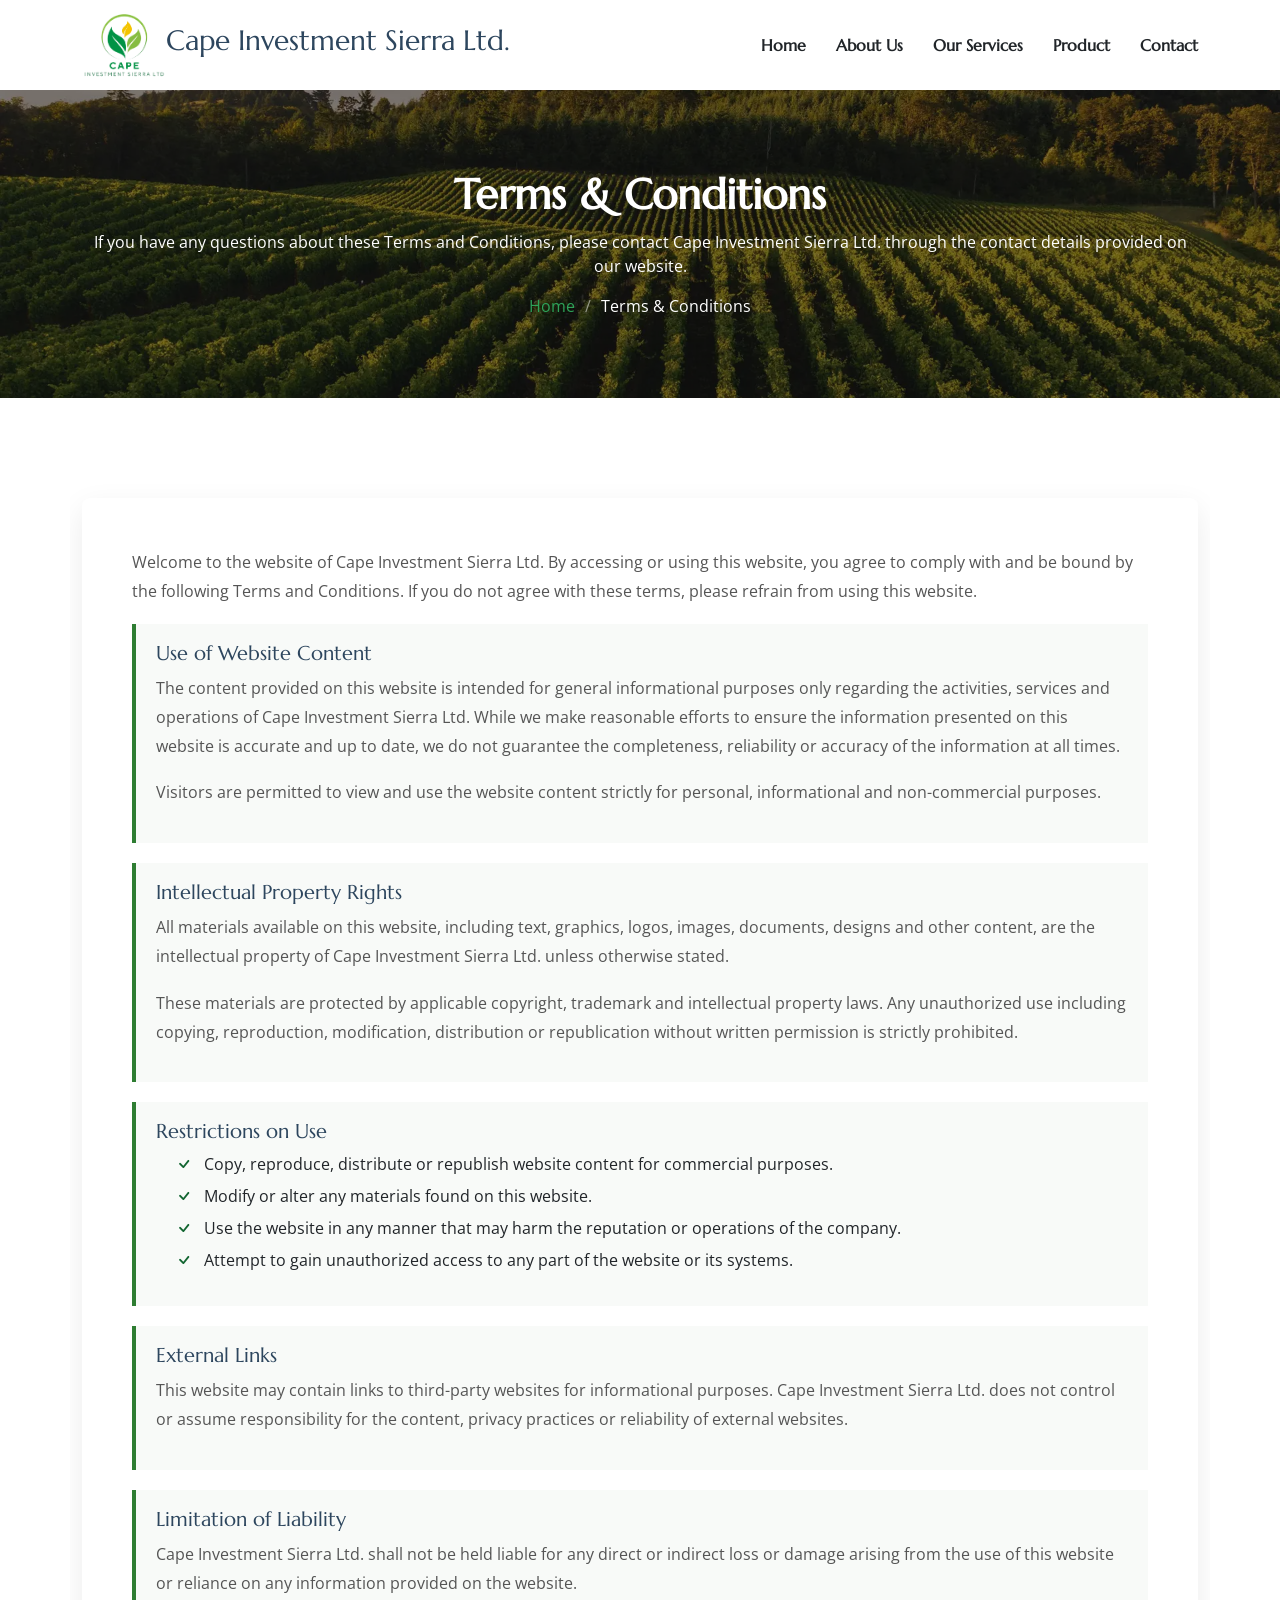
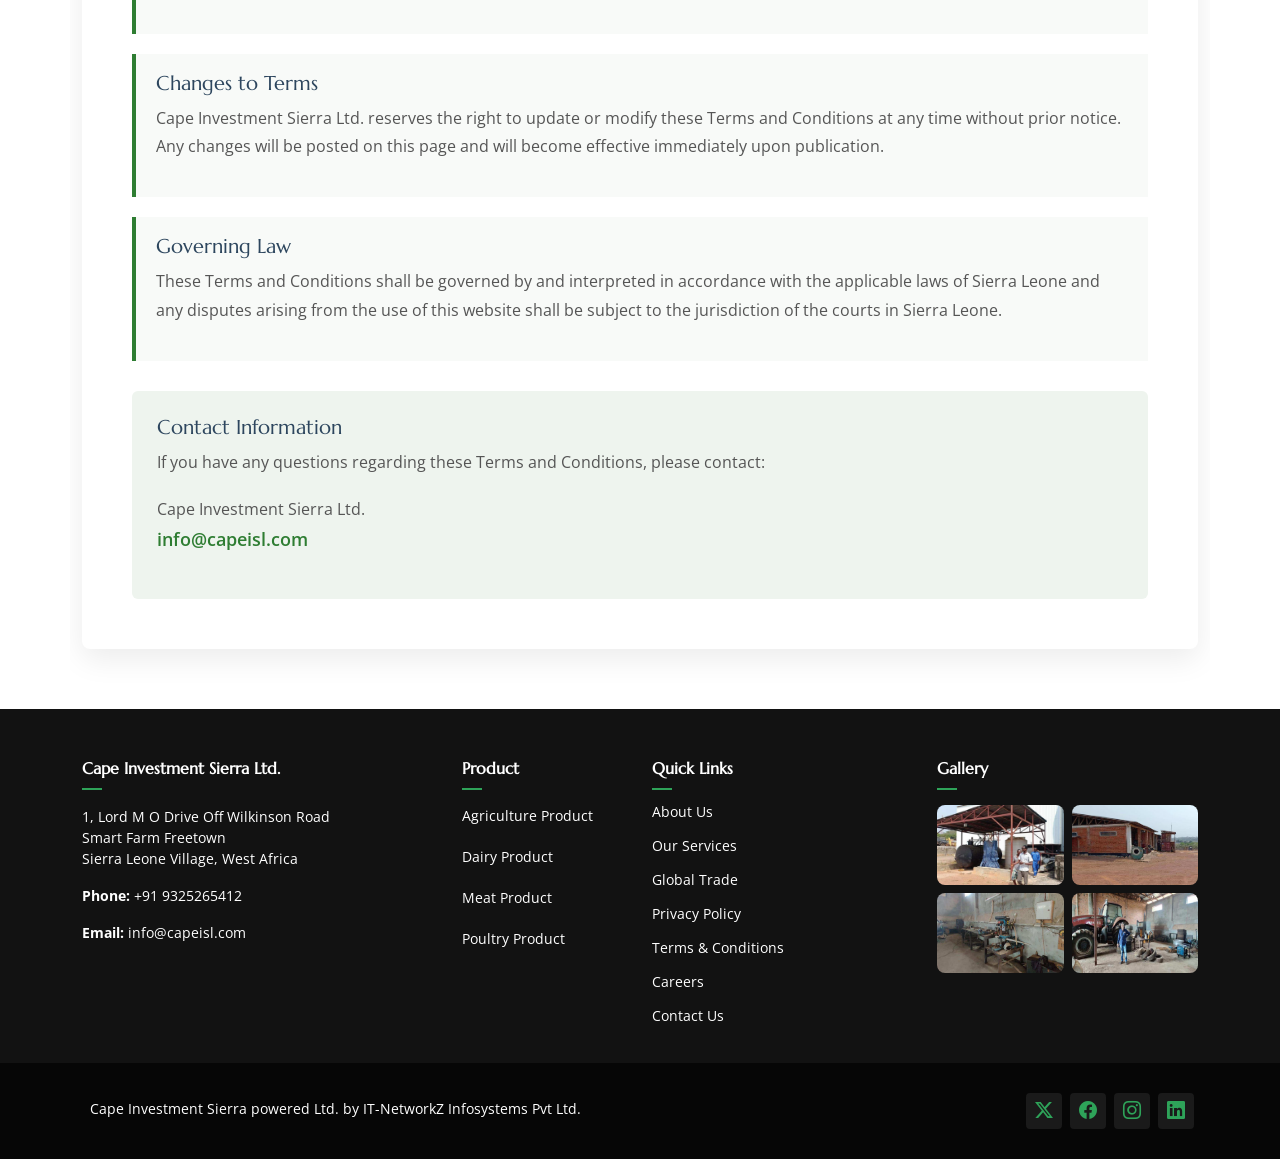
<file: AgriCulture-1.0.0/T&C.html>
<!DOCTYPE html>
<html lang="en">

<head>
  <meta charset="utf-8">
  <meta content="width=device-width, initial-scale=1.0" name="viewport">
  <title>Cape Investment Sierra.</title>
  <meta name="description" content="">
  <meta name="keywords" content="">

  <!-- Favicons -->
    <link href="assets/img/3.png" rel="icon">
  <link href="assets/img/apple-touch-icon.png" rel="apple-touch-icon">

  <!-- Fonts -->
  <link href="https://fonts.googleapis.com" rel="preconnect">
  <link href="https://fonts.gstatic.com" rel="preconnect" crossorigin>
  <link href="https://fonts.googleapis.com/css2?family=Open+Sans:ital,wght@0,300;0,400;0,500;0,600;0,700;0,800;1,300;1,400;1,500;1,600;1,700;1,800&family=Marcellus:wght@400&display=swap" rel="stylesheet">

  <!-- Vendor CSS Files -->
  <link href="assets/vendor/bootstrap/css/bootstrap.min.css" rel="stylesheet">
  <link href="assets/vendor/bootstrap-icons/bootstrap-icons.css" rel="stylesheet">
  <link href="assets/vendor/aos/aos.css" rel="stylesheet">
  <link href="assets/vendor/swiper/swiper-bundle.min.css" rel="stylesheet">
  <link href="assets/vendor/glightbox/css/glightbox.min.css" rel="stylesheet">

  <!-- Main CSS File -->
  <link href="assets/css/main.css" rel="stylesheet">
<link href="https://cdn.jsdelivr.net/npm/bootstrap@5.3.2/dist/css/bootstrap.min.css" rel="stylesheet">

<style>

/* Main Content Box */

.terms-box{
background:white;
padding:50px;
margin-top:40px;
border-radius:8px;
box-shadow:0 10px 30px rgba(0,0,0,0.08);
}

.terms-box p{
color:#555;
line-height:1.8;
margin-bottom:18px;
}

/* Section Highlight */

.terms-section{
padding:18px 20px;
border-left:4px solid #2e7d32;
background:#f8faf8;
margin-bottom:20px;
}

/* List */

.terms-section ul{
padding-left:18px;
}

/* Contact Box */

.contact-box{
background:#eef4ee;
padding:25px;
border-radius:6px;
margin-top:30px;
}

.email{
font-weight:600;
color:#2e7d32;
font-size:18px;
}

</style>
  <!-- =======================================================
  * Template Name: AgriCulture
  * Template URL: https://bootstrapmade.com/agriculture-bootstrap-website-template/
  * Updated: Aug 07 2024 with Bootstrap v5.3.3
  * Author: BootstrapMade.com
  * License: https://bootstrapmade.com/license/
  ======================================================== -->
</head>

<body class="services-page">

  <header id="header"></header>

<main class="main">

    <!-- Page Title -->
    <div class="page-title dark-background" data-aos="fade" style="background-image: url(assets/img/page-title-bg.webp);">
      <div class="container position-relative">
        <h1>Terms & Conditions</h1>
        <p>
         If you have any questions about these Terms and Conditions, please contact Cape Investment Sierra Ltd. through the contact details provided on our website.</p>
        <nav class="breadcrumbs">
          <ol>
            <li><a href="index.html">Home</a></li>
            <li class="current">Terms & Conditions</li>
          </ol>
        </nav>
      </div>
    </div><!-- End Page Title -->

<section class="container">
<div class="terms-box">

<p>
Welcome to the website of Cape Investment Sierra Ltd. By accessing or using this website,
you agree to comply with and be bound by the following Terms and Conditions. If you do
not agree with these terms, please refrain from using this website.
</p>

<div class="terms-section">
<h5>Use of Website Content</h5>

<p>
The content provided on this website is intended for general informational purposes
only regarding the activities, services and operations of Cape Investment Sierra Ltd.
While we make reasonable efforts to ensure the information presented on this website
is accurate and up to date, we do not guarantee the completeness, reliability or
accuracy of the information at all times.
</p>

<p>
Visitors are permitted to view and use the website content strictly for personal,
informational and non-commercial purposes.
</p>
</div>

<div class="terms-section">
<h5>Intellectual Property Rights</h5>

<p>
All materials available on this website, including text, graphics, logos, images,
documents, designs and other content, are the intellectual property of
Cape Investment Sierra Ltd. unless otherwise stated.
</p>

<p>
These materials are protected by applicable copyright, trademark and intellectual
property laws. Any unauthorized use including copying, reproduction, modification,
distribution or republication without written permission is strictly prohibited.
</p>
</div>

<div class="terms-section">
<h5>Restrictions on Use</h5>

<ul class="list-unstyled list-check">
<li>Copy, reproduce, distribute or republish website content for commercial purposes.</li>
<li>Modify or alter any materials found on this website.</li>
<li>Use the website in any manner that may harm the reputation or operations of the company.</li>
<li>Attempt to gain unauthorized access to any part of the website or its systems.</li>
</ul>
</div>

<div class="terms-section">
<h5>External Links</h5>

<p>
This website may contain links to third-party websites for informational purposes.
Cape Investment Sierra Ltd. does not control or assume responsibility for the
content, privacy practices or reliability of external websites.
</p>
</div>

<div class="terms-section">
<h5>Limitation of Liability</h5>

<p>
Cape Investment Sierra Ltd. shall not be held liable for any direct or indirect
loss or damage arising from the use of this website or reliance on any
information provided on the website.
</p>
</div>

<div class="terms-section">
<h5>Changes to Terms</h5>

<p>
Cape Investment Sierra Ltd. reserves the right to update or modify these
Terms and Conditions at any time without prior notice. Any changes will be
posted on this page and will become effective immediately upon publication.
</p>
</div>

<div class="terms-section">
<h5>Governing Law</h5>

<p>
These Terms and Conditions shall be governed by and interpreted in accordance
with the applicable laws of Sierra Leone and any disputes arising from the use
of this website shall be subject to the jurisdiction of the courts in Sierra Leone.
</p>
</div>

<div class="contact-box">

<h5>Contact Information</h5>

<p>
If you have any questions regarding these Terms and Conditions, please contact:
</p>

<p>
Cape Investment Sierra Ltd.<br>
<span class="email">info@capeisl.com</span>
</p>

</div>

</div>
</section>

  </main>

 <footer id="footer"></footer>

  <!-- Scroll Top -->
  <a href="#" id="scroll-top" class="scroll-top d-flex align-items-center justify-content-center"><i class="bi bi-arrow-up-short"></i></a>

  <!-- Preloader -->
  <div id="preloader"></div>

  <!-- Vendor JS Files -->
  <script src="assets/vendor/bootstrap/js/bootstrap.bundle.min.js"></script>
  <script src="assets/vendor/php-email-form/validate.js"></script>
  <script src="assets/vendor/aos/aos.js"></script>
  <script src="assets/vendor/swiper/swiper-bundle.min.js"></script>
  <script src="assets/vendor/glightbox/js/glightbox.min.js"></script>

  <!-- Main JS File -->
  <script src="assets/js/main.js"></script>
  <script src="assets/js/Common.js"></script>
</body>

</html>
</file>
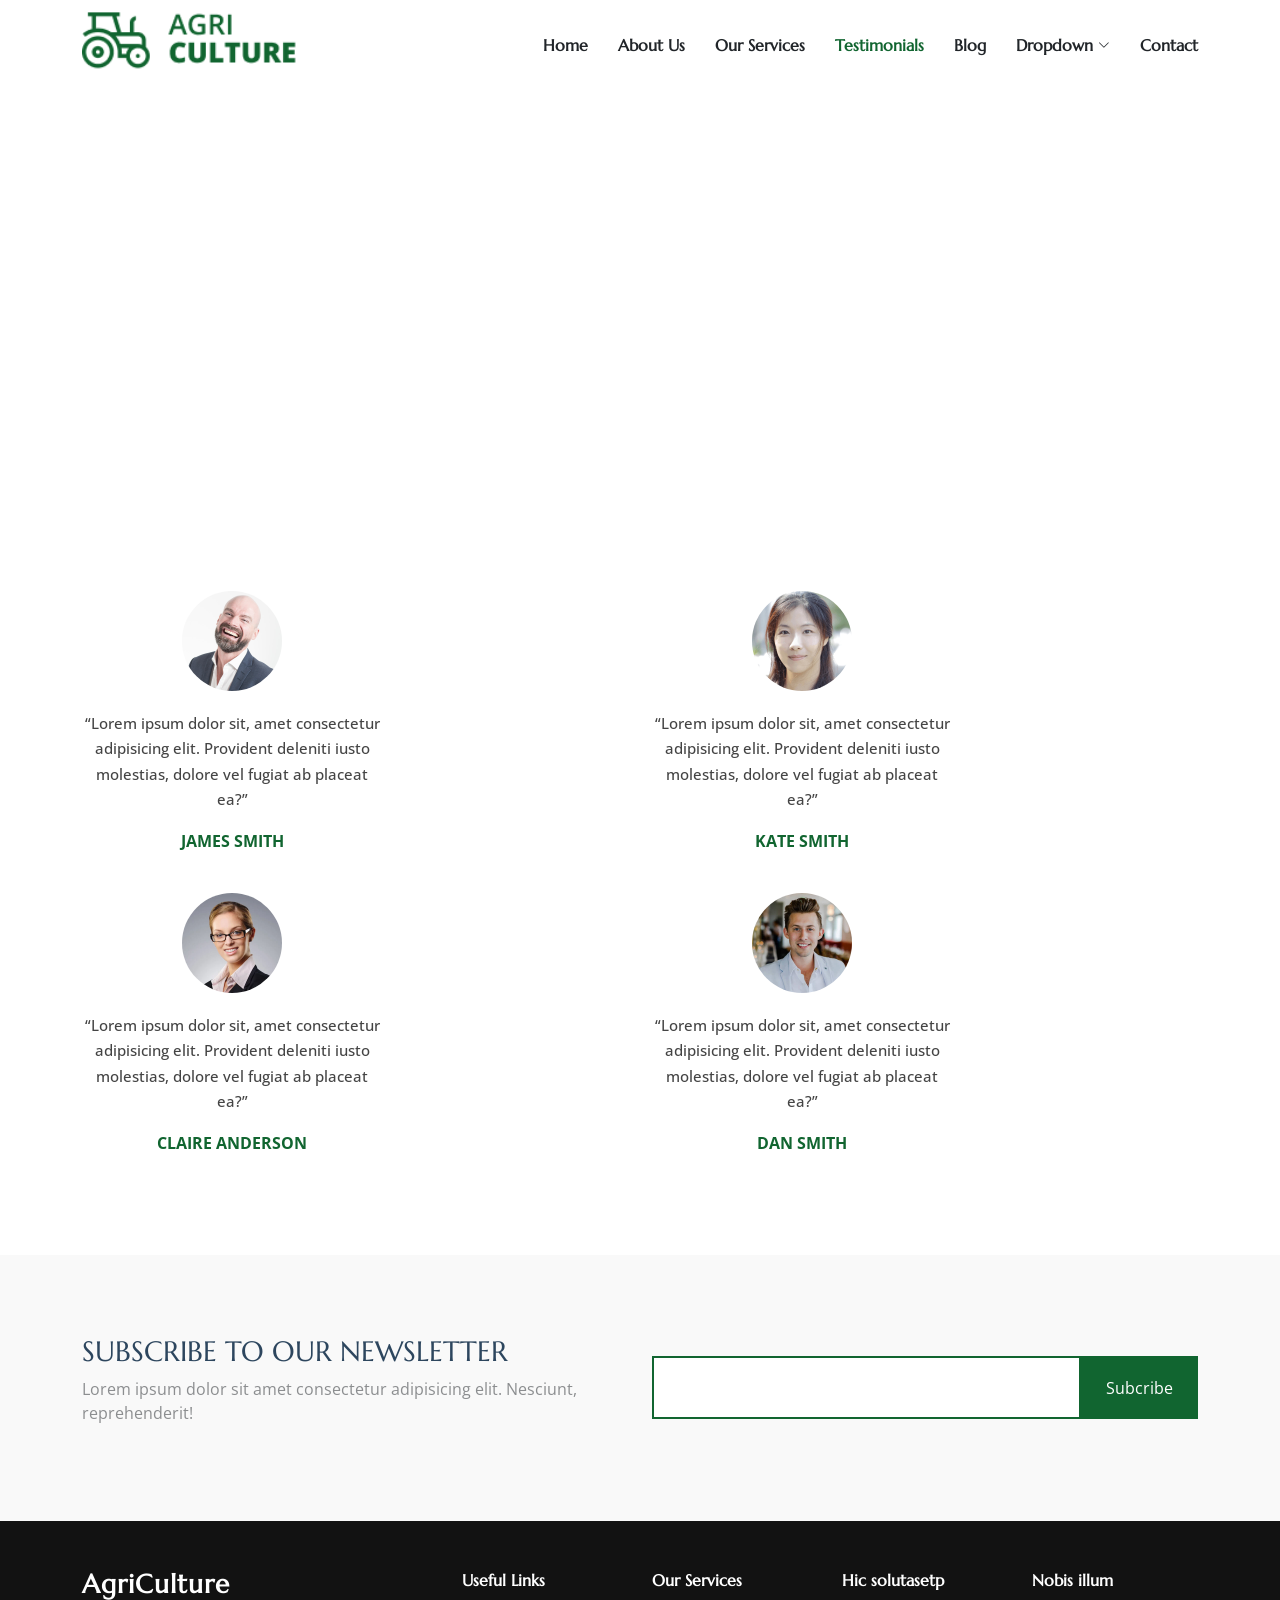
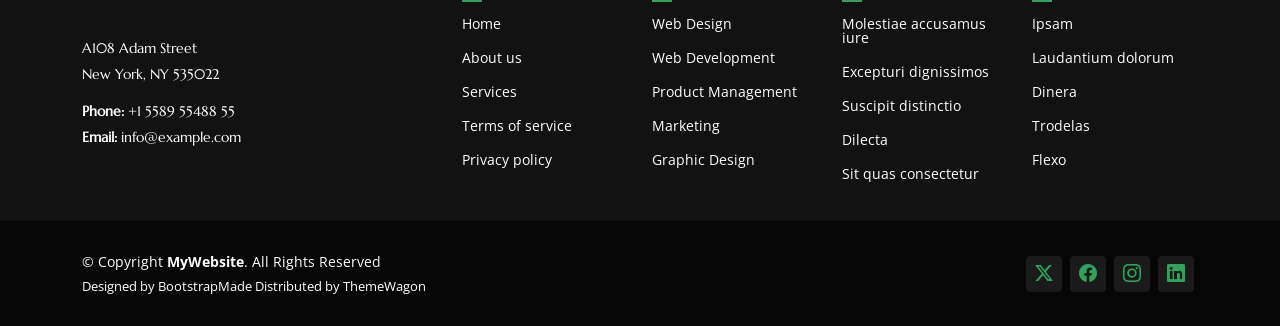
<file: AgriCulture-1.0.0/testimonials.html>
<!DOCTYPE html>
<html lang="en">

<head>
  <meta charset="utf-8">
  <meta content="width=device-width, initial-scale=1.0" name="viewport">
  <title>Testimonials - AgriCulture Bootstrap Template</title>
  <meta name="description" content="">
  <meta name="keywords" content="">

  <!-- Favicons -->
  <link href="assets/img/favicon.png" rel="icon">
  <link href="assets/img/apple-touch-icon.png" rel="apple-touch-icon">

  <!-- Fonts -->
  <link href="https://fonts.googleapis.com" rel="preconnect">
  <link href="https://fonts.gstatic.com" rel="preconnect" crossorigin>
  <link href="https://fonts.googleapis.com/css2?family=Open+Sans:ital,wght@0,300;0,400;0,500;0,600;0,700;0,800;1,300;1,400;1,500;1,600;1,700;1,800&family=Marcellus:wght@400&display=swap" rel="stylesheet">

  <!-- Vendor CSS Files -->
  <link href="assets/vendor/bootstrap/css/bootstrap.min.css" rel="stylesheet">
  <link href="assets/vendor/bootstrap-icons/bootstrap-icons.css" rel="stylesheet">
  <link href="assets/vendor/aos/aos.css" rel="stylesheet">
  <link href="assets/vendor/swiper/swiper-bundle.min.css" rel="stylesheet">
  <link href="assets/vendor/glightbox/css/glightbox.min.css" rel="stylesheet">

  <!-- Main CSS File -->
  <link href="assets/css/main.css" rel="stylesheet">

  <!-- =======================================================
  * Template Name: AgriCulture
  * Template URL: https://bootstrapmade.com/agriculture-bootstrap-website-template/
  * Updated: Aug 07 2024 with Bootstrap v5.3.3
  * Author: BootstrapMade.com
  * License: https://bootstrapmade.com/license/
  ======================================================== -->
</head>

<body class="testimonials-page">

  <header id="header" class="header d-flex align-items-center position-relative">
    <div class="container-fluid container-xl position-relative d-flex align-items-center justify-content-between">

      <a href="index.html" class="logo d-flex align-items-center">
        <!-- Uncomment the line below if you also wish to use an image logo -->
        <img src="assets/img/logo.png" alt="AgriCulture">
        <!-- <h1 class="sitename">AgriCulture</h1>  -->
      </a>

      <nav id="navmenu" class="navmenu">
        <ul>
          <li><a href="index.html">Home</a></li>
          <li><a href="about.html">About Us</a></li>
          <li><a href="services.html">Our Services</a></li>
          <li><a href="testimonials.html" class="active">Testimonials</a></li>
          <li><a href="blog.html">Blog</a></li>
          <li class="dropdown"><a href="#"><span>Dropdown</span> <i class="bi bi-chevron-down toggle-dropdown"></i></a>
            <ul>
              <li><a href="#">Dropdown 1</a></li>
              <li class="dropdown"><a href="#"><span>Deep Dropdown</span> <i class="bi bi-chevron-down toggle-dropdown"></i></a>
                <ul>
                  <li><a href="#">Deep Dropdown 1</a></li>
                  <li><a href="#">Deep Dropdown 2</a></li>
                  <li><a href="#">Deep Dropdown 3</a></li>
                  <li><a href="#">Deep Dropdown 4</a></li>
                  <li><a href="#">Deep Dropdown 5</a></li>
                </ul>
              </li>
              <li><a href="#">Dropdown 2</a></li>
              <li><a href="#">Dropdown 3</a></li>
              <li><a href="#">Dropdown 4</a></li>
            </ul>
          </li>
          <li><a href="contact.html">Contact</a></li>
        </ul>
        <i class="mobile-nav-toggle d-xl-none bi bi-list"></i>
      </nav>

    </div>
  </header>

  <main class="main">

    <!-- Page Title -->
    <div class="page-title dark-background" data-aos="fade" style="background-image: url(assets/img/page-title-bg.webp);">
      <div class="container position-relative">
        <h1>Testimonials</h1>
        <p>
          Home
          /
          Testimonials
        </p>
        <nav class="breadcrumbs">
          <ol>
            <li><a href="index.html">Home</a></li>
            <li class="current">Testimonials</li>
          </ol>
        </nav>
      </div>
    </div><!-- End Page Title -->

    <!-- Testimonials Section -->
    <section class="testimonials-12 testimonials section" id="testimonials">
      <!-- Section Title -->
      <div class="container section-title" data-aos="fade-up">
        <h2>TESTIMONIALS</h2>
        <p>Necessitatibus eius consequatur</p>
      </div><!-- End Section Title -->

      <div class="testimonial-wrap">
        <div class="container">
          <div class="row">
            <div class="col-md-6 mb-4 mb-md-4">
              <div class="testimonial">
                <img src="assets/img/testimonials/testimonials-1.jpg" alt="Testimonial author">
                <blockquote>
                  <p>
                    “Lorem ipsum dolor sit, amet consectetur adipisicing
                    elit. Provident deleniti iusto molestias, dolore vel fugiat
                    ab placeat ea?”
                  </p>
                </blockquote>
                <p class="client-name">James Smith</p>
              </div>
            </div>
            <div class="col-md-6 mb-4 mb-md-4">
              <div class="testimonial">
                <img src="assets/img/testimonials/testimonials-2.jpg" alt="Testimonial author">
                <blockquote>
                  <p>
                    “Lorem ipsum dolor sit, amet consectetur adipisicing
                    elit. Provident deleniti iusto molestias, dolore vel fugiat
                    ab placeat ea?”
                  </p>
                </blockquote>
                <p class="client-name">Kate Smith</p>
              </div>
            </div>
            <div class="col-md-6 mb-4 mb-md-4">
              <div class="testimonial">
                <img src="assets/img/testimonials/testimonials-3.jpg" alt="Testimonial author">
                <blockquote>
                  <p>
                    “Lorem ipsum dolor sit, amet consectetur adipisicing
                    elit. Provident deleniti iusto molestias, dolore vel fugiat
                    ab placeat ea?”
                  </p>
                </blockquote>
                <p class="client-name">Claire Anderson</p>
              </div>
            </div>
            <div class="col-md-6 mb-4 mb-md-4">
              <div class="testimonial">
                <img src="assets/img/testimonials/testimonials-4.jpg" alt="Testimonial author">
                <blockquote>
                  <p>
                    “Lorem ipsum dolor sit, amet consectetur adipisicing
                    elit. Provident deleniti iusto molestias, dolore vel fugiat
                    ab placeat ea?”
                  </p>
                </blockquote>
                <p class="client-name">Dan Smith</p>
              </div>
            </div>
          </div>
        </div>
      </div>
    </section><!-- /Testimonials Section -->

    <!-- Call To Action Section -->
    <section id="call-to-action" class="call-to-action section light-background">

      <div class="content">
        <div class="container">
          <div class="row align-items-center">
            <div class="col-lg-6">
              <h3>Subscribe To Our Newsletter</h3>
              <p class="opacity-50">
                Lorem ipsum dolor sit amet consectetur adipisicing elit.
                Nesciunt, reprehenderit!
              </p>
            </div>
            <div class="col-lg-6">
              <form action="forms/newsletter.php" class="form-subscribe php-email-form">
                <div class="form-group d-flex align-items-stretch">
                  <input type="email" name="email" class="form-control h-100" placeholder="Enter your e-mail">
                  <input type="submit" class="btn btn-secondary px-4" value="Subcribe">
                </div>
                <div class="loading">Loading</div>
                <div class="error-message"></div>
                <div class="sent-message">
                  Your subscription request has been sent. Thank you!
                </div>
              </form>
            </div>
          </div>
        </div>
      </div>
    </section><!-- /Call To Action Section -->

  </main>

  <footer id="footer" class="footer dark-background">

    <div class="footer-top">
      <div class="container">
        <div class="row gy-4">
          <div class="col-lg-4 col-md-6 footer-about">
            <a href="index.html" class="logo d-flex align-items-center">
              <span class="sitename">AgriCulture</span>
            </a>
            <div class="footer-contact pt-3">
              <p>A108 Adam Street</p>
              <p>New York, NY 535022</p>
              <p class="mt-3"><strong>Phone:</strong> <span>+1 5589 55488 55</span></p>
              <p><strong>Email:</strong> <span>info@example.com</span></p>
            </div>
          </div>

          <div class="col-lg-2 col-md-3 footer-links">
            <h4>Useful Links</h4>
            <ul>
              <li><a href="#">Home</a></li>
              <li><a href="#">About us</a></li>
              <li><a href="#">Services</a></li>
              <li><a href="#">Terms of service</a></li>
              <li><a href="#">Privacy policy</a></li>
            </ul>
          </div>

          <div class="col-lg-2 col-md-3 footer-links">
            <h4>Our Services</h4>
            <ul>
              <li><a href="#">Web Design</a></li>
              <li><a href="#">Web Development</a></li>
              <li><a href="#">Product Management</a></li>
              <li><a href="#">Marketing</a></li>
              <li><a href="#">Graphic Design</a></li>
            </ul>
          </div>

          <div class="col-lg-2 col-md-3 footer-links">
            <h4>Hic solutasetp</h4>
            <ul>
              <li><a href="#">Molestiae accusamus iure</a></li>
              <li><a href="#">Excepturi dignissimos</a></li>
              <li><a href="#">Suscipit distinctio</a></li>
              <li><a href="#">Dilecta</a></li>
              <li><a href="#">Sit quas consectetur</a></li>
            </ul>
          </div>

          <div class="col-lg-2 col-md-3 footer-links">
            <h4>Nobis illum</h4>
            <ul>
              <li><a href="#">Ipsam</a></li>
              <li><a href="#">Laudantium dolorum</a></li>
              <li><a href="#">Dinera</a></li>
              <li><a href="#">Trodelas</a></li>
              <li><a href="#">Flexo</a></li>
            </ul>
          </div>

        </div>
      </div>
    </div>

    <div class="copyright text-center">
      <div class="container d-flex flex-column flex-lg-row justify-content-center justify-content-lg-between align-items-center">

        <div class="d-flex flex-column align-items-center align-items-lg-start">
          <div>
            © Copyright <strong><span>MyWebsite</span></strong>. All Rights Reserved
          </div>
          <div class="credits">
            <!-- All the links in the footer should remain intact. -->
            <!-- You can delete the links only if you purchased the pro version. -->
            <!-- Licensing information: https://bootstrapmade.com/license/ -->
            <!-- Purchase the pro version with working PHP/AJAX contact form: https://bootstrapmade.com/herobiz-bootstrap-business-template/ -->
            Designed by <a href="https://bootstrapmade.com/">BootstrapMade</a> Distributed by <a href="https://themewagon.com">ThemeWagon</a>
          </div>
        </div>

        <div class="social-links order-first order-lg-last mb-3 mb-lg-0">
          <a href=""><i class="bi bi-twitter-x"></i></a>
          <a href=""><i class="bi bi-facebook"></i></a>
          <a href=""><i class="bi bi-instagram"></i></a>
          <a href=""><i class="bi bi-linkedin"></i></a>
        </div>

      </div>
    </div>

  </footer>

  <!-- Scroll Top -->
  <a href="#" id="scroll-top" class="scroll-top d-flex align-items-center justify-content-center"><i class="bi bi-arrow-up-short"></i></a>

  <!-- Preloader -->
  <div id="preloader"></div>

  <!-- Vendor JS Files -->
  <script src="assets/vendor/bootstrap/js/bootstrap.bundle.min.js"></script>
  <script src="assets/vendor/php-email-form/validate.js"></script>
  <script src="assets/vendor/aos/aos.js"></script>
  <script src="assets/vendor/swiper/swiper-bundle.min.js"></script>
  <script src="assets/vendor/glightbox/js/glightbox.min.js"></script>

  <!-- Main JS File -->
  <script src="assets/js/main.js"></script>

</body>

</html>
</file>
<file: AgriCulture-1.0.0/assets/css/main.css>
/**
* Template Name: AgriCulture
* Template URL: https://bootstrapmade.com/agriculture-bootstrap-website-template/
* Updated: Aug 07 2024 with Bootstrap v5.3.3
* Author: BootstrapMade.com
* License: https://bootstrapmade.com/license/
*/

/*--------------------------------------------------------------
# Font & Color Variables
# Help: https://bootstrapmade.com/color-system/
--------------------------------------------------------------*/
/* Fonts */
:root {
  --default-font: "Open Sans",  system-ui, -apple-system, "Segoe UI", Roboto, "Helvetica Neue", Arial, "Noto Sans", "Liberation Sans", sans-serif, "Apple Color Emoji", "Segoe UI Emoji", "Segoe UI Symbol", "Noto Color Emoji";
  --heading-font: "Marcellus",  sans-serif;
  --nav-font: "Marcellus",  sans-serif;
}

/* Global Colors - The following color variables are used throughout the website. Updating them here will change the color scheme of the entire website */
:root { 
  --background-color: #ffffff; /* Background color for the entire website, including individual sections */
  --default-color: #212529; /* Default color used for the majority of the text content across the entire website */
  --heading-color: #2d465e; /* Color for headings, subheadings and title throughout the website */
  --accent-color: #116530; /* Accent color that represents your brand on the website. It's used for buttons, links, and other elements that need to stand out */
  --surface-color: #ffffff; /* The surface color is used as a background of boxed elements within sections, such as cards, icon boxes, or other elements that require a visual separation from the global background. */
  --contrast-color: #ffffff; /* Contrast color for text, ensuring readability against backgrounds of accent, heading, or default colors. */
}

/* Nav Menu Colors - The following color variables are used specifically for the navigation menu. They are separate from the global colors to allow for more customization options */
:root {
  --nav-color: #212529;  /* The default color of the main navmenu links */
  --nav-hover-color: #116530; /* Applied to main navmenu links when they are hovered over or active */
  --nav-mobile-background-color: #ffffff; /* Used as the background color for mobile navigation menu */
  --nav-dropdown-background-color: #ffffff; /* Used as the background color for dropdown items that appear when hovering over primary navigation items */
  --nav-dropdown-color: #212529; /* Used for navigation links of the dropdown items in the navigation menu. */
  --nav-dropdown-hover-color: #116530; /* Similar to --nav-hover-color, this color is applied to dropdown navigation links when they are hovered over. */
}

/* Color Presets - These classes override global colors when applied to any section or element, providing reuse of the sam color scheme. */

.light-background {
  --background-color: #f9f9f9;
  --surface-color: #ffffff;
}

.dark-background {
  --background-color: #060606;
  --default-color: #ffffff;
  --heading-color: #ffffff;
  --accent-color: #2ea359;
  --surface-color: #252525;
  --contrast-color: #ffffff;
}

/* Smooth scroll */
:root {
  scroll-behavior: smooth;
}

/*--------------------------------------------------------------
# General Styling & Shared Classes
--------------------------------------------------------------*/
body {
  color: var(--default-color);
  background-color: var(--background-color);
  font-family: var(--default-font);
}

a {
  color: var(--accent-color);
  text-decoration: none;
  transition: 0.3s;
}

a:hover {
  color: color-mix(in srgb, var(--accent-color), transparent 25%);
  text-decoration: none;
}

h1,
h2,
h3,
h4,
h5,
h6 {
  color: var(--heading-color);
  font-family: var(--heading-font);
}

/* PHP Email Form Messages
------------------------------*/
.php-email-form .error-message {
  display: none;
  background: #df1529;
  color: #ffffff;
  text-align: left;
  padding: 15px;
  margin-bottom: 24px;
  font-weight: 600;
}

.php-email-form .sent-message {
  display: none;
  color: #ffffff;
  background: #059652;
  text-align: center;
  padding: 15px;
  margin-bottom: 24px;
  font-weight: 600;
}

.php-email-form .loading {
  display: none;
  background: var(--surface-color);
  text-align: center;
  padding: 15px;
  margin-bottom: 24px;
}

.php-email-form .loading:before {
  content: "";
  display: inline-block;
  border-radius: 50%;
  width: 24px;
  height: 24px;
  margin: 0 10px -6px 0;
  border: 3px solid var(--accent-color);
  border-top-color: var(--surface-color);
  animation: php-email-form-loading 1s linear infinite;
}

@keyframes php-email-form-loading {
  0% {
    transform: rotate(0deg);
  }

  100% {
    transform: rotate(360deg);
  }
}

/* Pulsating Play Button
------------------------------*/
.pulsating-play-btn {
  width: 94px;
  height: 94px;
  background: radial-gradient(var(--accent-color) 50%, color-mix(in srgb, var(--accent-color), transparent 75%) 52%);
  border-radius: 50%;
  display: block;
  position: relative;
  overflow: hidden;
}

.pulsating-play-btn:before {
  content: "";
  position: absolute;
  width: 120px;
  height: 120px;
  animation-delay: 0s;
  animation: pulsate-play-btn 2s;
  animation-direction: forwards;
  animation-iteration-count: infinite;
  animation-timing-function: steps;
  opacity: 1;
  border-radius: 50%;
  border: 5px solid color-mix(in srgb, var(--accent-color), transparent 30%);
  top: -15%;
  left: -15%;
  background: rgba(198, 16, 0, 0);
}

.pulsating-play-btn:after {
  content: "";
  position: absolute;
  left: 50%;
  top: 50%;
  transform: translateX(-40%) translateY(-50%);
  width: 0;
  height: 0;
  border-top: 10px solid transparent;
  border-bottom: 10px solid transparent;
  border-left: 15px solid #fff;
  z-index: 100;
  transition: all 400ms cubic-bezier(0.55, 0.055, 0.675, 0.19);
}

.pulsating-play-btn:hover:before {
  content: "";
  position: absolute;
  left: 50%;
  top: 50%;
  transform: translateX(-40%) translateY(-50%);
  width: 0;
  height: 0;
  border: none;
  border-top: 10px solid transparent;
  border-bottom: 10px solid transparent;
  border-left: 15px solid #fff;
  z-index: 200;
  animation: none;
  border-radius: 0;
}

.pulsating-play-btn:hover:after {
  border-left: 15px solid var(--accent-color);
  transform: scale(20);
}

@keyframes pulsate-play-btn {
  0% {
    transform: scale(0.6, 0.6);
    opacity: 1;
  }

  100% {
    transform: scale(1, 1);
    opacity: 0;
  }
}

/*--------------------------------------------------------------
# Global Header
--------------------------------------------------------------*/
/* .header {
  color: var(--default-color);
  background-color: var(--background-color);
  padding: 20px 0;
  transition: all 0.5s;
  z-index: 997;
}

.header .logo {
  line-height: 1;
}

.header .logo img {
  height: 50px;
  max-width: 180px;
  object-fit: contain;
}

.header .logo h1 {
  font-size: 30px;
  margin: 0;
  font-weight: 700;
  color: var(--heading-color);
} */

.header {
  color: var(--default-color);
  background-color: var(--background-color);
  padding: 10px 0;   /* reduce padding so logo fits better */
  transition: all 0.5s;
  z-index: 997;
}

.header .logo {
  display: flex;
  align-items: center;
}

.header .logo img {
  height: 70px;      /* increase logo size */
  width: auto;
  object-fit: contain;
}

/* Menu alignment */


.scrolled .header {
  box-shadow: 0px 0 18px color-mix(in srgb, var(--default-color), transparent 85%);
}

/*--------------------------------------------------------------
# Navigation Menu
--------------------------------------------------------------*/
/* Navmenu - Desktop */
@media (min-width: 1200px) {
  .navmenu {
    padding: 0;
  }

  .navmenu ul {
    margin: 0;
    padding: 0;
    display: flex;
    list-style: none;
    align-items: center;
  }

  .navmenu li {
    position: relative;
  }

  .navmenu a,
  .navmenu a:focus {
    color: var(--nav-color);
    padding: 18px 15px;
    font-size: 16px;
    font-family: var(--nav-font);
    font-weight: 600;
    display: flex;
    align-items: center;
    justify-content: space-between;
    white-space: nowrap;
    transition: 0.3s;
  }

  .navmenu a i,
  .navmenu a:focus i {
    font-size: 12px;
    line-height: 0;
    margin-left: 5px;
    transition: 0.3s;
  }

  .navmenu li:last-child a {
    padding-right: 0;
  }

  .navmenu li:hover>a,
  .navmenu .active,
  .navmenu .active:focus {
    color: var(--nav-hover-color);
  }

  .navmenu .dropdown ul {
    margin: 0;
    padding: 10px 0;
    background: var(--nav-dropdown-background-color);
    display: block;
    position: absolute;
    visibility: hidden;
    left: 14px;
    top: 130%;
    opacity: 0;
    transition: 0.3s;
    border-radius: 4px;
    z-index: 99;
    box-shadow: 0px 0px 30px color-mix(in srgb, var(--default-color), transparent 85%);
  }

  .navmenu .dropdown ul li {
    min-width: 200px;
  }

  .navmenu .dropdown ul a {
    padding: 10px 20px;
    font-size: 15px;
    text-transform: none;
    color: var(--nav-dropdown-color);
  }

  .navmenu .dropdown ul a i {
    font-size: 12px;
  }

  .navmenu .dropdown ul a:hover,
  .navmenu .dropdown ul .active:hover,
  .navmenu .dropdown ul li:hover>a {
    color: var(--nav-dropdown-hover-color);
  }

  .navmenu .dropdown:hover>ul {
    opacity: 1;
    top: 100%;
    visibility: visible;
  }

  .navmenu .dropdown .dropdown ul {
    top: 0;
    left: -90%;
    visibility: hidden;
  }

  .navmenu .dropdown .dropdown:hover>ul {
    opacity: 1;
    top: 0;
    left: -100%;
    visibility: visible;
  }
}

/* Navmenu - Mobile */
@media (max-width: 1199px) {
  .mobile-nav-toggle {
    color: var(--nav-color);
    font-size: 28px;
    line-height: 0;
    margin-right: 10px;
    cursor: pointer;
    transition: color 0.3s;
  }

  .navmenu {
    padding: 0;
    z-index: 9997;
  }

  .navmenu ul {
    display: none;
    list-style: none;
    position: absolute;
    inset: 60px 20px 20px 20px;
    padding: 10px 0;
    margin: 0;
    border-radius: 6px;
    background-color: var(--nav-mobile-background-color);
    overflow-y: auto;
    transition: 0.3s;
    z-index: 9998;
    box-shadow: 0px 0px 30px color-mix(in srgb, var(--default-color), transparent 90%);
  }

  .navmenu a,
  .navmenu a:focus {
    color: var(--nav-dropdown-color);
    padding: 10px 20px;
    font-family: var(--nav-font);
    font-size: 17px;
    font-weight: 500;
    display: flex;
    align-items: center;
    justify-content: space-between;
    white-space: nowrap;
    transition: 0.3s;
  }

  .navmenu a i,
  .navmenu a:focus i {
    font-size: 12px;
    line-height: 0;
    margin-left: 5px;
    width: 30px;
    height: 30px;
    display: flex;
    align-items: center;
    justify-content: center;
    border-radius: 50%;
    transition: 0.3s;
    background-color: color-mix(in srgb, var(--accent-color), transparent 90%);
  }

  .navmenu a i:hover,
  .navmenu a:focus i:hover {
    background-color: var(--accent-color);
    color: var(--contrast-color);
  }

  .navmenu a:hover,
  .navmenu .active,
  .navmenu .active:focus {
    color: var(--nav-dropdown-hover-color);
  }

  .navmenu .active i,
  .navmenu .active:focus i {
    background-color: var(--accent-color);
    color: var(--contrast-color);
    transform: rotate(180deg);
  }

  .navmenu .dropdown ul {
    position: static;
    display: none;
    z-index: 99;
    padding: 10px 0;
    margin: 10px 20px;
    background-color: var(--nav-dropdown-background-color);
    border: 1px solid color-mix(in srgb, var(--default-color), transparent 90%);
    box-shadow: none;
    transition: all 0.5s ease-in-out;
  }

  .navmenu .dropdown ul ul {
    background-color: rgba(33, 37, 41, 0.1);
  }

  .navmenu .dropdown>.dropdown-active {
    display: block;
    background-color: rgba(33, 37, 41, 0.03);
  }

  .mobile-nav-active {
    overflow: hidden;
  }

  .mobile-nav-active .mobile-nav-toggle {
    color: #fff;
    position: absolute;
    font-size: 32px;
    top: 15px;
    right: 15px;
    margin-right: 0;
    z-index: 9999;
  }

  .mobile-nav-active .navmenu {
    position: fixed;
    overflow: hidden;
    inset: 0;
    background: rgba(33, 37, 41, 0.8);
    transition: 0.3s;
  }

  .mobile-nav-active .navmenu>ul {
    display: block;
  }
}

/*--------------------------------------------------------------
# Global Footer
--------------------------------------------------------------*/
.footer {
  color: var(--default-color);
  background-color: var(--background-color);
  font-size: 14px;
  position: relative;
}

.footer .footer-top {
  background-color: color-mix(in srgb, var(--background-color), white 5%);
  padding-top: 50px;
}

.footer .footer-about .logo {
  line-height: 1;
  margin-bottom: 25px;
}

.footer .footer-about .logo img {
  max-height: 40px;
  margin-right: 6px;
}

.footer .footer-about .logo span {
  color: var(--heading-color);
  font-family: var(--heading-font);
  font-size: 26px;
  font-weight: 700;
  letter-spacing: 1px;
}

.footer .footer-about p {
  font-size: 14px;
  font-family: var(--heading-font);
}

.footer h4 {
  font-size: 16px;
  font-weight: 600;
  position: relative;
  padding-bottom: 12px;
  margin-bottom: 15px;
}

.footer h4::after {
  content: "";
  position: absolute;
  display: block;
  width: 20px;
  height: 2px;
  background: var(--accent-color);
  bottom: 0;
  left: 0;
}

.footer .footer-links {
  margin-bottom: 30px;
}

.footer .footer-links ul {
  list-style: none;
  padding: 0;
  margin: 0;
}

.footer .footer-links ul i {
  padding-right: 2px;
  font-size: 12px;
  line-height: 0;
}

.footer .footer-links ul li {
  padding: 10px 0;
  display: flex;
  align-items: center;
}

.footer .footer-links ul li:first-child {
  padding-top: 0;
}

.footer .footer-links ul a {
  color: #fff;
  display: inline-block;
  line-height: 1;
}

.footer .footer-links ul a:hover {
  color: var(--accent-color);
}

.footer .footer-contact p {
  margin-bottom: 5px;
}

.footer .copyright {
  padding: 30px 0;
}

.footer .copyright p {
  margin-bottom: 0;
}

.footer .credits {
  margin-top: 5px;
  font-size: 13px;
}

.footer .credits a{
  margin-top: 5px;
  font-size: 13px;
  color: #fff;
}

.footer .social-links a {
  font-size: 18px;
  display: inline-block;
  background: color-mix(in srgb, var(--default-color), transparent 92%);
  color: var(--accent-color);
  line-height: 1;
  padding: 8px 0;
  margin-right: 4px;
  border-radius: 4px;
  text-align: center;
  width: 36px;
  height: 36px;
  transition: 0.3s;
}

.footer .social-links a:hover {
  color: var(--contrast-color);
  background: var(--accent-color);
  text-decoration: none;
}

.footer-gallery {
  display: grid;
  grid-template-columns: 1fr 1fr;
  gap: 8px;
}

.footer-gallery img {
  width: 100%;
  height: 80px;
  object-fit: cover;
  border-radius: 8px;
  transition: transform 0.3s ease, opacity 0.3s ease;
}

.footer-gallery a:hover img {
  transform: scale(1.08);
  opacity: 0.85;
}

/*--------------------------------------------------------------
# Preloader
--------------------------------------------------------------*/
#preloader {
  position: fixed;
  inset: 0;
  z-index: 999999;
  overflow: hidden;
  background: var(--background-color);
  transition: all 0.6s ease-out;
}

#preloader:before {
  content: "";
  position: fixed;
  top: calc(50% - 30px);
  left: calc(50% - 30px);
  border: 6px solid #ffffff;
  border-color: var(--accent-color) transparent var(--accent-color) transparent;
  border-radius: 50%;
  width: 60px;
  height: 60px;
  animation: animate-preloader 1.5s linear infinite;
}

@keyframes animate-preloader {
  0% {
    transform: rotate(0deg);
  }

  100% {
    transform: rotate(360deg);
  }
}

/*--------------------------------------------------------------
# Scroll Top Button
--------------------------------------------------------------*/
.scroll-top {
  position: fixed;
  visibility: hidden;
  opacity: 0;
  right: 15px;
  bottom: 15px;
  z-index: 99999;
  background-color: var(--accent-color);
  width: 40px;
  height: 40px;
  border-radius: 4px;
  transition: all 0.4s;
}

.scroll-top i {
  font-size: 24px;
  color: var(--contrast-color);
  line-height: 0;
}

.scroll-top:hover {
  background-color: color-mix(in srgb, var(--accent-color), transparent 20%);
  color: var(--contrast-color);
}

.scroll-top.active {
  visibility: visible;
  opacity: 1;
}

/*--------------------------------------------------------------
# Disable aos animation delay on mobile devices
--------------------------------------------------------------*/
@media screen and (max-width: 768px) {
  [data-aos-delay] {
    transition-delay: 0 !important;
  }
}

/*--------------------------------------------------------------
# Global Page Titles & Breadcrumbs
--------------------------------------------------------------*/
.page-title {
  color: var(--default-color);
  background-color: var(--background-color);
  background-size: cover;
  background-position: center;
  background-repeat: no-repeat;
  padding: 80px 0;
  text-align: center;
  position: relative;
}

.page-title:before {
  content: "";
  background-color: color-mix(in srgb, var(--background-color), transparent 50%);
  position: absolute;
  inset: 0;
}

.page-title h1 {
  font-size: 42px;
  font-weight: 700;
  margin-bottom: 10px;
}

.page-title .breadcrumbs ol {
  display: flex;
  flex-wrap: wrap;
  list-style: none;
  justify-content: center;
  padding: 0;
  margin: 0;
  font-size: 16px;
  font-weight: 400;
}

.page-title .breadcrumbs ol li+li {
  padding-left: 10px;
}

.page-title .breadcrumbs ol li+li::before {
  content: "/";
  display: inline-block;
  padding-right: 10px;
  color: color-mix(in srgb, var(--default-color), transparent 50%);
}

/*--------------------------------------------------------------
# Global Sections
--------------------------------------------------------------*/
section,
.section {
  color: var(--default-color);
  background-color: var(--background-color);
  padding: 60px 0;
  scroll-margin-top: 100px;
  overflow: clip;
}

@media (max-width: 1199px) {

  section,
  .section {
    scroll-margin-top: 66px;
  }
}

/*--------------------------------------------------------------
# Global Section Titles
--------------------------------------------------------------*/
.section-title {
  text-align: center;
  padding-bottom: 60px;
  position: relative;
}

.section-title h2 {
  font-size: 28px;
  font-weight: 500;
  margin-bottom: 15px;
}

.section-title p {
  margin-bottom: 0;
  font-family: var(--heading-font);
  font-size: 32px;
}

/*--------------------------------------------------------------
# Hero Section
--------------------------------------------------------------*/
.hero {
  padding: 0;
}

.hero .carousel {
  width: 100%;
  min-height: calc(95vh - 100px);
  padding: 0;
  margin: 0;
  background-color: var(--background-color);
  position: relative;
}

.hero img {
  position: absolute;
  inset: 0;
  display: block;
  width: 100%;
  height: 100%;
  object-fit: cover;
  z-index: 1;
}

.hero .carousel-item {
  position: absolute;
  inset: 0;
  background-size: cover;
  background-position: center;
  background-repeat: no-repeat;
  overflow: hidden;
}

.hero .carousel-item:before {
  content: "";
  background: color-mix(in srgb, var(--background-color), transparent 60%);
  position: absolute;
  inset: 0;
  z-index: 2;
}

.hero .carousel-container {
  position: absolute;
  inset: 90px 64px 64px 64px;
  display: flex;
  justify-content: center;
  align-items: center;
  flex-direction: column;
  z-index: 3;
}

.hero h2 {
  margin-bottom: 30px;
  font-size: 48px;
  font-weight: 700;
  animation: fadeInDown 1s both;
}

@media (max-width: 768px) {
  .hero h2 {
    font-size: 30px;
  }
}

.hero p {
  animation: fadeInDown 1s both 0.2s;
}

@media (min-width: 1024px) {

  .hero h2,
  .hero p {
    max-width: 60%;
  }
}

.hero .btn-get-started {
  color: var(--contrast-color);
  background: var(--accent-color);
  font-family: var(--heading-font);
  font-weight: 500;
  font-size: 15px;
  letter-spacing: 1px;
  display: inline-block;
  padding: 8px 32px;
  border-radius: 50px;
  transition: 0.5s;
  margin: 10px;
  animation: fadeInUp 1s both 0.4s;
}

.hero .btn-get-started:hover {
  background: color-mix(in srgb, var(--accent-color), transparent 20%);
}

.hero .carousel-control-prev,
.hero .carousel-control-next {
  width: 10%;
  transition: 0.3s;
  opacity: 0.5;
}

.hero .carousel-control-prev:focus,
.hero .carousel-control-next:focus {
  opacity: 0.5;
}

.hero .carousel-control-prev:hover,
.hero .carousel-control-next:hover {
  opacity: 0.9;
}

@media (min-width: 1024px) {

  .hero .carousel-control-prev,
  .hero .carousel-control-next {
    width: 5%;
  }
}

.hero .carousel-control-next-icon,
.hero .carousel-control-prev-icon {
  background: none;
  font-size: 32px;
  line-height: 1;
}

.hero .carousel-indicators {
  list-style: none;
}

.hero .carousel-indicators li {
  cursor: pointer;
}

@keyframes fadeInUp {
  from {
    opacity: 0;
    transform: translate3d(0, 100%, 0);
  }

  to {
    opacity: 1;
    transform: translate3d(0, 0, 0);
  }
}

@keyframes fadeInDown {
  from {
    opacity: 0;
    transform: translate3d(0, -100%, 0);
  }

  to {
    opacity: 1;
    transform: translate3d(0, 0, 0);
  }
}

/*--------------------------------------------------------------
# Services Section
--------------------------------------------------------------*/
.services .section-title h2 {
  color: var(--accent-color);
  font-size: 20px;
}

.services .content .service-item {
  background-color: var(--surface-color);
  padding: 20px 30px;
  border-top: 1px solid color-mix(in srgb, var(--default-color), transparent 90%);
  border-left: 1px solid color-mix(in srgb, var(--default-color), transparent 90%);
  position: relative;
}

.services .content .service-item .number {
  position: absolute;
  right: 10px;
  top: 10px;
  font-weight: 400;
  color: color-mix(in srgb, var(--default-color), transparent 80%);
}

.services .content .service-item .service-item-icon {
  position: relative;
  margin-bottom: 20px;
  color: var(--accent-color);
  text-align: center;
}

.services .content .service-item .service-item-icon img {
  width: 50px;
}

.services .content .service-item .service-item-icon:before {
  position: absolute;
  content: "";
  transform: rotate(45deg);
  z-index: -1;
  left: -20px;
  border-top: 40px solid transparent;
  border-bottom: 40px solid transparent;
  border-right: 40px solid var(--accent-color);
  display: none;
}

.services .content .service-item .service-item-icon>span {
  color: var(--default-color);
  font-size: 4rem;
}

.services .content .service-item .service-item-content .service-heading {
  font-size: 20px;
  color: var(--default-color);
  font-weight: 400;
}

.services .content .service-item .service-item-content p {
  font-size: 15px;
}

@media (min-width: 769px) {
  .services .content [class^=col-]:nth-child(4n+4) .service-item {
    border-right: 1px solid color-mix(in srgb, var(--default-color), transparent 90%);
  }

  .services .content [class^=col-]:nth-last-child(-n+4) .service-item {
    border-bottom: 1px solid color-mix(in srgb, var(--default-color), transparent 90%);
  }
}

@media (max-width: 768px) {
  .services .content [class^=col-]:nth-child(2n+2) .service-item {
    border-right: 1px solid color-mix(in srgb, var(--default-color), transparent 90%);
  }

  .services .content [class^=col-]:last-child .service-item,
  .services .content [class^=col-]:nth-last-child(2) .service-item {
    border-bottom: 1px solid color-mix(in srgb, var(--default-color), transparent 90%);
  }
}

@media (max-width: 576px) {
  .services .content [class^=col-] .service-item {
    border: 1px solid color-mix(in srgb, var(--default-color), transparent 90%);
    margin-bottom: 10px;
  }
}

/*--------------------------------------------------------------
# About Section
--------------------------------------------------------------*/
.about .section-title {
  margin-bottom: 60px;
}

.about .content {
  background: var(--accent-color);
  color: var(--contrast-color);
  padding: 7rem 0;
}

.about .content .img-overlap {
  margin-top: -150px;
}

.about p {
  color: var(--contrast-color);
}

.about .content-title {
  color: var(--contrast-color);
  font-weight: 300;
  text-align: left;
}

.about .content-title strong {
  font-weight: 700;
}

.about .content-subtitle {
  font-weight: 300;
  color: var(--contrast-color);
  text-transform: uppercase;
  font-size: 1.3rem;
}

/*--------------------------------------------------------------
# Services 2 Section
--------------------------------------------------------------*/
.services-2 {
  overflow: visible;
  margin-bottom: 200px;
}

.services-2 .section-title {
  text-align: left;
}

.services-2 .section-title h2 {
  color: color-mix(in srgb, var(--contrast-color), transparent 50%);
  text-transform: uppercase;
  font-size: 20px;
}

.services-2 .section-title p {
  color: var(--contrast-color);
}

.services-2 .services-carousel-wrap {
  position: relative;
  margin-bottom: -200px;
}

.services-2 .swiper-wrapper {
  height: auto;
}

.services-2 .service-item {
  position: relative;
  overflow: hidden;
}

.services-2 .service-item:before {
  content: "";
  background-color: color-mix(in srgb, var(--background-color), transparent 50%);
  top: 0;
  left: 0;
  right: 0;
  bottom: 0;
  position: absolute;
  opacity: 0;
  visibility: hidden;
  z-index: 1;
  transition: 0.3s all ease;
}

.services-2 .service-item img {
  transition: 0.5s all ease;
  transform: scale(1);
}

.services-2 .service-item .service-item-contents {
  z-index: 9;
  position: absolute;
  bottom: 20px;
  left: 20px;
  right: 20px;
  transition: 0.3s all ease;
  transform: translateY(100%);
  opacity: 0;
  visibility: hidden;
}

.services-2 .service-item .service-item-contents .service-item-category {
  color: var(--accent-color);
  text-transform: uppercase;
}

.services-2 .service-item .service-item-contents .service-item-title {
  color: var(--contrast-color);
  margin-bottom: 0;
}

.services-2 .service-item:hover:before {
  opacity: 1;
  visibility: visible;
}

.services-2 .service-item:hover .service-item-contents {
  transform: translateY(0%);
  opacity: 1;
  visibility: visible;
}

.services-2 .service-item:hover img {
  transform: scale(1.2);
}

.services-2 .navigation-prev,
.services-2 .navigation-next {
  position: absolute;
  top: 50%;
  transform: translateY(-50%);
  z-index: 9;
  width: 46px;
  height: 46px;
  background: var(--contrast-color);
  background-color: none;
  border: none;
  transition: 0.3s all ease;
}

.services-2 .navigation-prev i,
.services-2 .navigation-next i {
  font-size: 2rem;
}

.services-2 .navigation-prev:hover,
.services-2 .navigation-next:hover {
  background-color: var(--accent-color);
  color: var(--contrast-color);
}

.services-2 .navigation-prev {
  left: 10px;
}

.services-2 .navigation-next {
  right: 10px;
}

.services-2 .swiper {
  padding-bottom: 50px;
}

.services-2 .swiper-pagination {
  bottom: 0px;
}

.services-2 .swiper-pagination .swiper-pagination-bullet {
  border-radius: 0;
  width: 20px;
  height: 4px;
  background-color: color-mix(in srgb, var(--background-color), transparent 80%) !important;
  opacity: 1;
}

.services-2 .swiper-pagination .swiper-pagination-bullet-active {
  background-color: var(--accent-color) !important;
}

/*--------------------------------------------------------------
# Testimonials Section
--------------------------------------------------------------*/
/* ── Slider wrapper ── */
.testimonial-wrap {
  overflow: hidden;
  width: 100%;
}

.testimonial-slider {
  overflow: hidden;
  width: 100%;
}

.testimonial-track {
  display: flex;
  gap: 40px;
  width: max-content;  /* key fix — no fixed width */
  will-change: transform;
}

/* ── Single card ── */
.testimonial {
  min-width: 300px;
  max-width: 300px;
  text-align: center;
  flex-shrink: 0;
}

/* ── Image ── */
.testimonials .testimonial img {
  width: 100px;
  height: 100px;
  border-radius: 50%;
  margin-bottom: 20px;
  object-fit: cover;
  display: block;
  margin-left: auto;
  margin-right: auto;
}

/* ── Quote ── */
.testimonials .testimonial blockquote p {
  font-size: 15px;
  font-weight: 500;
  line-height: 1.7;
  color: #444;
}

/* ── Name ── */
.testimonials .testimonial .client-name {
  display: block;
  text-transform: uppercase;
  font-size: 1rem;
  font-weight: 700;
  color: var(--accent-color);
  margin-top: 12px;
}

/*--------------------------------------------------------------
# Recent Posts Section
--------------------------------------------------------------*/
.recent-posts .post-item {
  background: var(--surface-color);
  box-shadow: 0px 2px 20px rgba(0, 0, 0, 0.1);
  transition: 0.3s;
}

.recent-posts .post-item .post-img img {
  transition: 0.5s;
}

.recent-posts .post-item .post-date {
  position: absolute;
  right: 0;
  bottom: 0;
  background-color: var(--accent-color);
  color: var(--contrast-color);
  text-transform: uppercase;
  font-size: 13px;
  padding: 6px 12px;
  font-weight: 500;
}

.recent-posts .post-item .post-content {
  padding: 30px;
}

.recent-posts .post-item .post-title {
  color: var(--heading-color);
  font-size: 20px;
  font-weight: 700;
  transition: 0.3s;
  margin-bottom: 15px;
}

.recent-posts .post-item .meta i {
  font-size: 16px;
  color: var(--accent-color);
}

.recent-posts .post-item .meta span {
  font-size: 15px;
  color: color-mix(in srgb, var(--default-color), transparent 50%);
}

.recent-posts .post-item hr {
  color: color-mix(in srgb, var(--default-color), transparent 80%);
  margin: 20px 0;
}

.recent-posts .post-item .readmore {
  display: flex;
  align-items: center;
  font-weight: 600;
  line-height: 1;
  transition: 0.3s;
  color: color-mix(in srgb, var(--default-color), transparent 40%);
}

.recent-posts .post-item .readmore i {
  line-height: 0;
  margin-left: 6px;
  font-size: 16px;
}

.recent-posts .post-item:hover .post-title,
.recent-posts .post-item:hover .readmore {
  color: var(--accent-color);
}

.recent-posts .post-item:hover .post-img img {
  transform: scale(1.1);
}

/*--------------------------------------------------------------
# Call To Action Section
--------------------------------------------------------------*/
.call-to-action .content {
  padding: 20px 0;
}

.call-to-action .content h3 {
  font-weight: 300;
  text-transform: uppercase;
}

.call-to-action .content .form-subscribe .form-control {
  border: 2px solid var(--accent-color);
  background: var(--surface-color);
  border-radius: 0;
}

.call-to-action .content .form-subscribe input[type=email] {
  height: 63px !important;
  color: var(--default-color);
}

.call-to-action .content .form-subscribe input[type=email]:focus {
  box-shadow: none;
}

.call-to-action .content .form-subscribe input[type=email]::placeholder {
  color: color-mix(in srgb, var(--contrast-color), transparent 50%);
}

.call-to-action .content .loading,
.call-to-action .content .error-message,
.call-to-action .content .sent-message {
  margin-top: 15px;
}

.call-to-action .content .btn {
  color: var(--contrast-color);
  background-color: var(--accent-color);
  border: 1px solid var(--accent-color);
  border-radius: 0;
}

.call-to-action .content .btn:hover,
.call-to-action .content .btn:active,
.call-to-action .content .btn:focus {
  box-shadow: none;
  outline: none;
  background-color: var(--contrast-color);
  border: 1px solid var(--contrrast-color);
}

/*--------------------------------------------------------------
# About 3 Section
--------------------------------------------------------------*/
.about-3 .content-title {
  color: var(--accent-color);
  margin-bottom: 30px;
}

.about1 .content-title {
  color: var(--accent-color);
  margin-bottom: 30px;
}

.about-3 .btn-cta {
  text-transform: uppercase;
  font-size: 14px;
  padding-top: 20px;
  padding-bottom: 20px;
  padding-left: 30px;
  padding-right: 30px;
  background-color: var(--accent-color);
  color: var(--contrast-color);
  border-radius: 6px;
}

.about-3 .list-check {
  margin-bottom: 50px;
}

.about-3 .list-check li {
  display: block;
  padding-left: 30px;
  position: relative;
}

.about-3 .list-check li:before {
  content: "\f26e";
  display: inline-block;
  font-family: "bootstrap-icons" !important;
  font-style: normal;
  font-weight: normal !important;
  font-variant: normal;
  text-transform: none;
  line-height: 1;
  vertical-align: -0.125em;
  -webkit-font-smoothing: antialiased;
  position: absolute;
  top: 0.1rem;
  font-size: 20px;
  left: 0;
  color: var(--accent-color);
}

.cape-about-wrap .list-check li {
  padding-left: 30px;
  position: relative;
  margin-bottom: 0px;
}

.cape-about-wrap .list-check li::before {
  content: "\f26e";
  display: inline-block;
  font-family: "bootstrap-icons" !important;
  font-style: normal;
  font-weight: normal !important;
  font-variant: normal;
  text-transform: none;
  line-height: 1;
  vertical-align: -0.125em;
  -webkit-font-smoothing: antialiased;
  position: absolute;
  top: 0.1rem;
  font-size: 20px;
  left: 0;
  color: var(--accent-color);
}

.terms-section .list-check li {
  position: relative;
  padding-left: 30px;
  margin-bottom: 8px;
}

.terms-section .list-check li::before {
  content: "\f26e";
  display: inline-block;
  font-family: "bootstrap-icons" !important;
  font-style: normal;
  font-weight: normal !important;
  font-variant: normal;
  text-transform: none;
  line-height: 1;
  vertical-align: -0.125em;
  -webkit-font-smoothing: antialiased;
  position: absolute;
  top: 0.1rem;
  font-size: 20px;
  left: 0;
  color: var(--accent-color);
}

.about-3 .pulsating-play-btn {
  position: absolute;
  left: calc(50% - 47px);
  top: calc(50% - 47px);
}

/*--------------------------------------------------------------
# Team Section
--------------------------------------------------------------*/
.team .person {
  position: relative;
}

.team .person figure {
  margin-bottom: 0;
  padding-bottom: 0;
  position: relative;
  overflow: hidden;
  margin-bottom: 30px;
}

.team .person img {
  transition: 0.3s all ease;
}

.team .person .person-contents {
  text-align: center;
}

.team .person .person-contents h3 {
  color: var(--heading-color);
  font-size: 24px;
}

.team .person .person-contents .position {
  color: var(--accent-color);
}

.team .person:hover img {
  transform: scale(1.05);
}

.team .person .social {
  position: absolute;
  bottom: 10px;
  left: 10px;
  z-index: 2;
}

.team .person .social a {
  display: block;
  margin-bottom: 10px;
  width: 40px;
  height: 40px;
  background: var(--contrast-color);
  position: relative;
}

.team .person .social a>span {
  position: absolute;
  top: 50%;
  left: 50%;
  transform: translate(-50%, -50%);
}

.team .person .social a:hover {
  background: var(--accent-color);
  color: var(--contrast-color);
}

/*--------------------------------------------------------------
# Blog Posts 2 Section
--------------------------------------------------------------*/
.blog-posts-2 article {
  background-color: var(--surface-color);
  box-shadow: 0px 2px 20px rgba(0, 0, 0, 0.1);
  transition: 0.3s;
  border-radius: 8px;
  overflow: hidden;
}

.blog-posts-2 .post-img img {
  transition: 0.5s;
}

.blog-posts-2 .post-content {
  padding: 30px;
}

.blog-posts-2 .post-title {
  font-size: 20px;
  line-height: 24px;
  color: var(--heading-color);
  font-weight: 600;
  transition: 0.3s;
  margin-bottom: 20px;
}

.blog-posts-2 .meta {
  position: relative;
  margin-top: -20px;
  padding: 0 30px;
}

.blog-posts-2 .meta i {
  font-size: 16px;
  color: var(--accent-color);
}

.blog-posts-2 .meta span {
  font-size: 15px;
  color: color-mix(in srgb, var(--default-color), transparent 40%);
}

.blog-posts-2 .meta .post-date {
  background-color: var(--accent-color);
  color: var(--contrast-color);
  font-size: 13px;
  padding: 6px 12px;
  text-align: center;
  margin-right: 15px;
  border-radius: 4px;
}

.blog-posts-2 .meta .post-date span {
  display: block;
  color: var(--contrast-color);
  font-weight: 700;
  font-size: 20px;
}

.blog-posts-2 .readmore {
  display: flex;
  align-items: center;
  font-weight: 400;
  line-height: 1;
  transition: 0.3s;
  color: color-mix(in srgb, var(--heading-color), transparent 20%);
}

.blog-posts-2 .readmore i {
  line-height: 0;
  margin-left: 6px;
  font-size: 16px;
}

.blog-posts-2 article:hover .post-title,
.blog-posts-2 article:hover .readmore {
  color: var(--accent-color);
}

.blog-posts-2 article:hover .post-img img {
  transform: scale(1.1);
}

/*--------------------------------------------------------------
# Blog Pagination Section
--------------------------------------------------------------*/
.blog-pagination {
  padding-top: 0;
  color: color-mix(in srgb, var(--default-color), transparent 40%);
}

.blog-pagination ul {
  display: flex;
  padding: 0;
  margin: 0;
  list-style: none;
}

.blog-pagination li {
  margin: 0 5px;
  transition: 0.3s;
}

.blog-pagination li a {
  color: color-mix(in srgb, var(--default-color), transparent 40%);
  padding: 7px 16px;
  display: flex;
  align-items: center;
  justify-content: center;
}

.blog-pagination li a.active,
.blog-pagination li a:hover {
  background: var(--accent-color);
  color: var(--contrast-color);
}

.blog-pagination li a.active a,
.blog-pagination li a:hover a {
  color: var(--contrast-color);
}

/*--------------------------------------------------------------
# Blog Details Section
--------------------------------------------------------------*/
.blog-details {
  padding-bottom: 30px;
}

.blog-details .article {
  background-color: var(--surface-color);
  padding: 30px;
  box-shadow: 0 4px 16px rgba(0, 0, 0, 0.1);
}

.blog-details .post-img {
  margin: -30px -30px 20px -30px;
  overflow: hidden;
}

.blog-details .title {
  color: var(--heading-color);
  font-size: 28px;
  font-weight: 700;
  padding: 0;
  margin: 30px 0;
}

.blog-details .content {
  margin-top: 20px;
}

.blog-details .content h3 {
  font-size: 22px;
  margin-top: 30px;
  font-weight: bold;
}

.blog-details .content blockquote {
  overflow: hidden;
  background-color: color-mix(in srgb, var(--default-color), transparent 95%);
  padding: 60px;
  position: relative;
  text-align: center;
  margin: 20px 0;
}

.blog-details .content blockquote p {
  color: var(--default-color);
  line-height: 1.6;
  margin-bottom: 0;
  font-style: italic;
  font-weight: 500;
  font-size: 22px;
}

.blog-details .content blockquote:after {
  content: "";
  position: absolute;
  left: 0;
  top: 0;
  bottom: 0;
  width: 3px;
  background-color: var(--accent-color);
  margin-top: 20px;
  margin-bottom: 20px;
}

.blog-details .meta-top {
  margin-top: 20px;
  color: color-mix(in srgb, var(--default-color), transparent 40%);
}

.blog-details .meta-top ul {
  display: flex;
  flex-wrap: wrap;
  list-style: none;
  align-items: center;
  padding: 0;
  margin: 0;
}

.blog-details .meta-top ul li+li {
  padding-left: 20px;
}

.blog-details .meta-top i {
  font-size: 16px;
  margin-right: 8px;
  line-height: 0;
  color: color-mix(in srgb, var(--default-color), transparent 40%);
}

.blog-details .meta-top a {
  color: color-mix(in srgb, var(--default-color), transparent 40%);
  font-size: 14px;
  display: inline-block;
  line-height: 1;
}

.blog-details .meta-bottom {
  padding-top: 10px;
  border-top: 1px solid color-mix(in srgb, var(--default-color), transparent 90%);
}

.blog-details .meta-bottom i {
  color: color-mix(in srgb, var(--default-color), transparent 40%);
  display: inline;
}

.blog-details .meta-bottom a {
  color: color-mix(in srgb, var(--default-color), transparent 40%);
  transition: 0.3s;
}

.blog-details .meta-bottom a:hover {
  color: var(--accent-color);
}

.blog-details .meta-bottom .cats {
  list-style: none;
  display: inline;
  padding: 0 20px 0 0;
  font-size: 14px;
}

.blog-details .meta-bottom .cats li {
  display: inline-block;
}

.blog-details .meta-bottom .tags {
  list-style: none;
  display: inline;
  padding: 0;
  font-size: 14px;
}

.blog-details .meta-bottom .tags li {
  display: inline-block;
}

.blog-details .meta-bottom .tags li+li::before {
  padding-right: 6px;
  color: var(--default-color);
  content: ",";
}

.blog-details .meta-bottom .share {
  font-size: 16px;
}

.blog-details .meta-bottom .share i {
  padding-left: 5px;
}

/*--------------------------------------------------------------
# Blog Comments Section
--------------------------------------------------------------*/
.blog-comments {
  padding: 10px 0;
}

.blog-comments .comments-count {
  font-weight: bold;
}

.blog-comments .comment {
  margin-top: 30px;
  position: relative;
}

.blog-comments .comment .comment-img {
  margin-right: 14px;
}

.blog-comments .comment .comment-img img {
  width: 60px;
}

.blog-comments .comment h5 {
  font-size: 16px;
  margin-bottom: 2px;
}

.blog-comments .comment h5 a {
  font-weight: bold;
  color: var(--default-color);
  transition: 0.3s;
}

.blog-comments .comment h5 a:hover {
  color: var(--accent-color);
}

.blog-comments .comment h5 .reply {
  padding-left: 10px;
  color: color-mix(in srgb, var(--default-color), transparent 20%);
}

.blog-comments .comment h5 .reply i {
  font-size: 20px;
}

.blog-comments .comment time {
  display: block;
  font-size: 14px;
  color: color-mix(in srgb, var(--default-color), transparent 40%);
  margin-bottom: 5px;
}

.blog-comments .comment.comment-reply {
  padding-left: 40px;
}

/*--------------------------------------------------------------
# Comment Form Section
--------------------------------------------------------------*/
.comment-form {
  padding-top: 10px;
}

.comment-form form {
  background-color: var(--surface-color);
  margin-top: 30px;
  padding: 30px;
  box-shadow: 0 4px 16px rgba(0, 0, 0, 0.1);
}

.comment-form form h4 {
  font-weight: bold;
  font-size: 22px;
}

.comment-form form p {
  font-size: 14px;
}

.comment-form form input {
  background-color: var(--surface-color);
  color: var(--default-color);
  border: 1px solid color-mix(in srgb, var(--default-color), transparent 70%);
  font-size: 14px;
  border-radius: 4px;
  padding: 10px 10px;
}

.comment-form form input:focus {
  color: var(--default-color);
  background-color: var(--surface-color);
  box-shadow: none;
  border-color: var(--accent-color);
}

.comment-form form input::placeholder {
  color: color-mix(in srgb, var(--default-color), transparent 50%);
}

.comment-form form textarea {
  background-color: var(--surface-color);
  color: var(--default-color);
  border: 1px solid color-mix(in srgb, var(--default-color), transparent 70%);
  border-radius: 4px;
  padding: 10px 10px;
  font-size: 14px;
  height: 120px;
}

.comment-form form textarea:focus {
  color: var(--default-color);
  box-shadow: none;
  border-color: var(--accent-color);
  background-color: var(--surface-color);
}

.comment-form form textarea::placeholder {
  color: color-mix(in srgb, var(--default-color), transparent 50%);
}

.comment-form form .form-group {
  margin-bottom: 25px;
}

.comment-form form .btn-primary {
  border-radius: 4px;
  padding: 10px 20px;
  border: 0;
  background-color: var(--accent-color);
  color: var(--contrast-color);
}

.comment-form form .btn-primary:hover {
  color: var(--contrast-color);
  background-color: color-mix(in srgb, var(--accent-color), transparent 20%);
}

/*--------------------------------------------------------------
# Contact Section
--------------------------------------------------------------*/
.contact {
  padding-top: 60px;
}

.contact .info {
  background-color: var(--surface-color);
  padding: 20px;
  box-shadow: 0px 2px 15px rgba(0, 0, 0, 0.1);
  overflow: hidden;
}

.contact .info h3 {
  font-weight: 600;
  font-size: 24px;
}

.contact .info p {
  color: color-mix(in srgb, var(--default-color), transparent 40%);
  margin-bottom: 30px;
  font-size: 15px;
  text-align: justify;
}

.contact .info-item+.info-item {
  padding-top: 20px;
  margin-top: 20px;
  border-top: 1px solid color-mix(in srgb, var(--default-color), transparent 90%);
}

.contact .info-item i {
  font-size: 24px;
  color: var(--accent-color);
  transition: all 0.3s ease-in-out;
  margin-right: 20px;
}

.contact .info-item h4 {
  padding: 0;
  font-size: 18px;
  line-height: 24px;
  font-weight: 600;
  margin-bottom: 5px;
}

.contact .info-item p {
  padding: 0;
  margin-bottom: 0;
  font-size: 14px;
  color: color-mix(in srgb, var(--default-color), transparent 40%);
}

.contact .php-email-form {
  width: 100%;
}

.contact .php-email-form .form-group {
  padding-bottom: 8px;
}

.contact .php-email-form input[type=text],
.contact .php-email-form input[type=email],
.contact .php-email-form textarea {
  color: var(--default-color);
  background-color: var(--surface-color);
  border-radius: 0px;
  box-shadow: none;
  font-size: 14px;
  border-color: color-mix(in srgb, var(--default-color), transparent 80%);
}

.contact .php-email-form input[type=text]:focus,
.contact .php-email-form input[type=email]:focus,
.contact .php-email-form textarea:focus {
  border-color: var(--accent-color);
}

.contact .php-email-form input[type=text]::placeholder,
.contact .php-email-form input[type=email]::placeholder,
.contact .php-email-form textarea::placeholder {
  color: color-mix(in srgb, var(--default-color), transparent 70%);
}

.contact .php-email-form input[type=text],
.contact .php-email-form input[type=email] {
  height: 48px;
  padding: 10px 15px;
}

.contact .php-email-form textarea {
  padding: 10px 12px;
  height: 290px;
}

.contact .php-email-form button[type=submit] {
  background: var(--accent-color);
  color: var(--contrast-color);
  border: 0;
  padding: 13px 50px;
  transition: 0.4s;
  border-radius: 4px;
}

.contact .php-email-form button[type=submit]:hover {
  background: color-mix(in srgb, var(--accent-color) 90%, black 15%);
}

/*--------------------------------------------------------------
# Widgets
--------------------------------------------------------------*/
.widgets-container {
  margin: 60px 0 30px 0;
}

.widget-title {
  color: var(--heading-color);
  font-size: 20px;
  font-weight: 600;
  padding: 0 0 10px 0;
  margin: 0 0 20px 0;
  position: relative;
}

.widget-title:before {
  content: "";
  position: absolute;
  display: block;
  height: 2px;
  background: color-mix(in srgb, var(--default-color), transparent 90%);
  left: 0;
  right: 0;
  bottom: 1px;
}

.widget-title:after {
  content: "";
  position: absolute;
  display: block;
  width: 40px;
  height: 2px;
  background: var(--accent-color);
  left: 0;
  bottom: 1px;
}

.widget-item {
  margin-bottom: 40px;
}

.widget-item:last-child {
  margin-bottom: 0;
}

.recent-posts-widget .post-item {
  display: flex;
  margin-bottom: 15px;
}

.recent-posts-widget .post-item:last-child {
  margin-bottom: 0;
}

.recent-posts-widget .post-item img {
  width: 80px;
  margin-right: 15px;
}

.recent-posts-widget .post-item h4 {
  font-size: 15px;
  font-weight: bold;
  margin-bottom: 5px;
}

.recent-posts-widget .post-item h4 a {
  color: var(--default-color);
  transition: 0.3s;
}

.recent-posts-widget .post-item h4 a:hover {
  color: var(--accent-color);
}

.recent-posts-widget .post-item time {
  display: block;
  font-style: italic;
  font-size: 14px;
  color: color-mix(in srgb, var(--default-color), transparent 50%);
}

.categories-widget ul {
  list-style: none;
  padding: 0;
  margin: 0;
}

.categories-widget ul li {
  padding-bottom: 10px;
}

.categories-widget ul li:last-child {
  padding-bottom: 0;
}

.categories-widget ul a {
  color: color-mix(in srgb, var(--default-color), transparent 20%);
  transition: 0.3s;
}

.categories-widget ul a:hover {
  color: var(--accent-color);
}

.categories-widget ul a span {
  padding-left: 5px;
  color: color-mix(in srgb, var(--default-color), transparent 50%);
  font-size: 14px;
}

.blog-author-widget img {
  max-width: 120px;
  margin-right: 20px;
}

.blog-author-widget h4 {
  font-weight: 600;
  font-size: 24px;
  margin-bottom: 0px;
  padding: 0;
  color: color-mix(in srgb, var(--default-color), transparent 20%);
}

.blog-author-widget .social-links {
  margin: 5px 0;
}

.blog-author-widget .social-links a {
  color: color-mix(in srgb, var(--default-color), transparent 60%);
  margin-right: 5px;
  font-size: 18px;
}

.blog-author-widget .social-links a:hover {
  color: var(--accent-color);
}

.blog-author-widget p {
  font-style: italic;
  color: color-mix(in srgb, var(--default-color), transparent 30%);
  margin: 10px 0 0 0;
}

.search-widget form {
  background: var(--background-color);
  border: 1px solid color-mix(in srgb, var(--default-color), transparent 70%);
  padding: 3px 10px;
  position: relative;
  transition: 0.3s;
}

.search-widget form input[type=text] {
  border: 0;
  padding: 4px;
  border-radius: 4px;
  width: calc(100% - 40px);
  background-color: var(--background-color);
  color: var(--default-color);
}

.search-widget form input[type=text]:focus {
  outline: none;
}

.search-widget form button {
  background: var(--accent-color);
  color: var(--contrast-color);
  position: absolute;
  top: 0;
  right: 0;
  bottom: 0;
  border: 0;
  font-size: 16px;
  padding: 0 15px;
  margin: -1px;
  transition: 0.3s;
  border-radius: 0 4px 4px 0;
  line-height: 0;
}

.search-widget form button i {
  line-height: 0;
}

.search-widget form button:hover {
  background: color-mix(in srgb, var(--accent-color), transparent 20%);
}

.search-widget form:is(:focus-within) {
  border-color: var(--accent-color);
}

.recent-posts-widget-2 .post-item {
  display: flex;
  flex-direction: column;
  margin-bottom: 20px;
}

.recent-posts-widget-2 .post-item:last-child {
  margin-bottom: 0;
}

.recent-posts-widget-2 .post-item h4 {
  font-size: 16px;
  font-weight: 600;
  margin-bottom: 5px;
}

.recent-posts-widget-2 .post-item h4 a {
  color: var(--default-color);
  transition: 0.3s;
}

.recent-posts-widget-2 .post-item h4 a:hover {
  color: var(--accent-color);
}

.recent-posts-widget-2 .post-item time {
  display: block;
  font-style: italic;
  font-size: 14px;
  color: color-mix(in srgb, var(--default-color), transparent 50%);
}

.tags-widget ul {
  list-style: none;
  padding: 0;
  margin: 0;
}

.tags-widget ul li {
  display: inline-block;
}

.tags-widget ul a {
  color: color-mix(in srgb, var(--default-color), transparent 30%);
  font-size: 14px;
  padding: 6px 14px;
  margin: 0 6px 8px 0;
  border: 1px solid color-mix(in srgb, var(--default-color), transparent 60%);
  display: inline-block;
  transition: 0.3s;
}

.tags-widget ul a:hover {
  background: var(--accent-color);
  color: var(--contrast-color);
  border: 1px solid var(--accent-color);
}

.tags-widget ul a span {
  padding-left: 5px;
  color: color-mix(in srgb, var(--default-color), transparent 60%);
  font-size: 14px;
}

/* ── Cape About Section ── */
    .cape-about-wrap {
      padding: 80px 0;
      background: #fff;
    }

    /* ── Overlapping Images ── */
    .cape-img-stack {
      position: relative;
      height: 480px;
    }

    .cape-img-stack .cape-img-top {
      position: absolute;
      top: 0;
      left: 0;
      width: 65%;
      height: 78%;
      object-fit: cover;
      border-radius: 8px;
      box-shadow: 0 10px 30px rgba(0, 0, 0, 0.12);
    }

    .cape-img-stack .cape-img-bottom {
      position: absolute;
      bottom: 0;
      right: 0;
      width: 72%;
      height: 75%;
      object-fit: cover;
      border-radius: 8px;
      box-shadow: 0 15px 40px rgba(0, 0, 0, 0.18);
      border: 5px solid #fff;
    }

    /* ── Text Side ── */
    .cape-about-tag {
      font-size: 14px;
      font-weight: 700;
      color: #2d6be4;
      text-transform: uppercase;
      letter-spacing: 1px;
      margin-bottom: 12px;
      display: block;
    }

    .cape-about-heading {
      font-size: 2rem;
      font-weight: 800;
      color: #111;
      line-height: 1.25;
      margin-bottom: 20px;
    }

    .cape-about-para {
      color: #555;
      font-size: 15px;
      line-height: 1.8;
      margin-bottom: 16px;
    }

    .cape-about-btn {
      display: inline-block;
      background: #2ecc71;
      color: #fff;
      font-weight: 700;
      font-size: 15px;
      padding: 14px 36px;
      border-radius: 50px;
      text-decoration: none;
      margin-top: 10px;
      transition: background 0.3s ease, transform 0.2s ease;
    }

    .cape-about-btn:hover {
      background: #27ae60;
      color: #fff;
      transform: translateY(-2px);
    }

    /* ── Responsive ── */
    @media (max-width: 991px) {
      .cape-img-stack {
        height: 380px;
        margin-bottom: 50px;
      }
    }

    @media (max-width: 575px) {
      .cape-img-stack {
        height: 300px;
        margin-bottom: 40px;
      }

      .cape-about-heading {
        font-size: 1.5rem;
      }

      .cape-img-stack .cape-img-top {
        width: 60%;
        height: 72%;
      }

      .cape-img-stack .cape-img-bottom {
        width: 70%;
        height: 70%;
      }
    }

    .icon-dairy i{
    color:#28a745;   /* green */
}

.icon-goat i{
    color:#ff9800;   /* orange */
}

.icon-poultry i{
    color:#e91e63;   /* pink */
}
</file>
